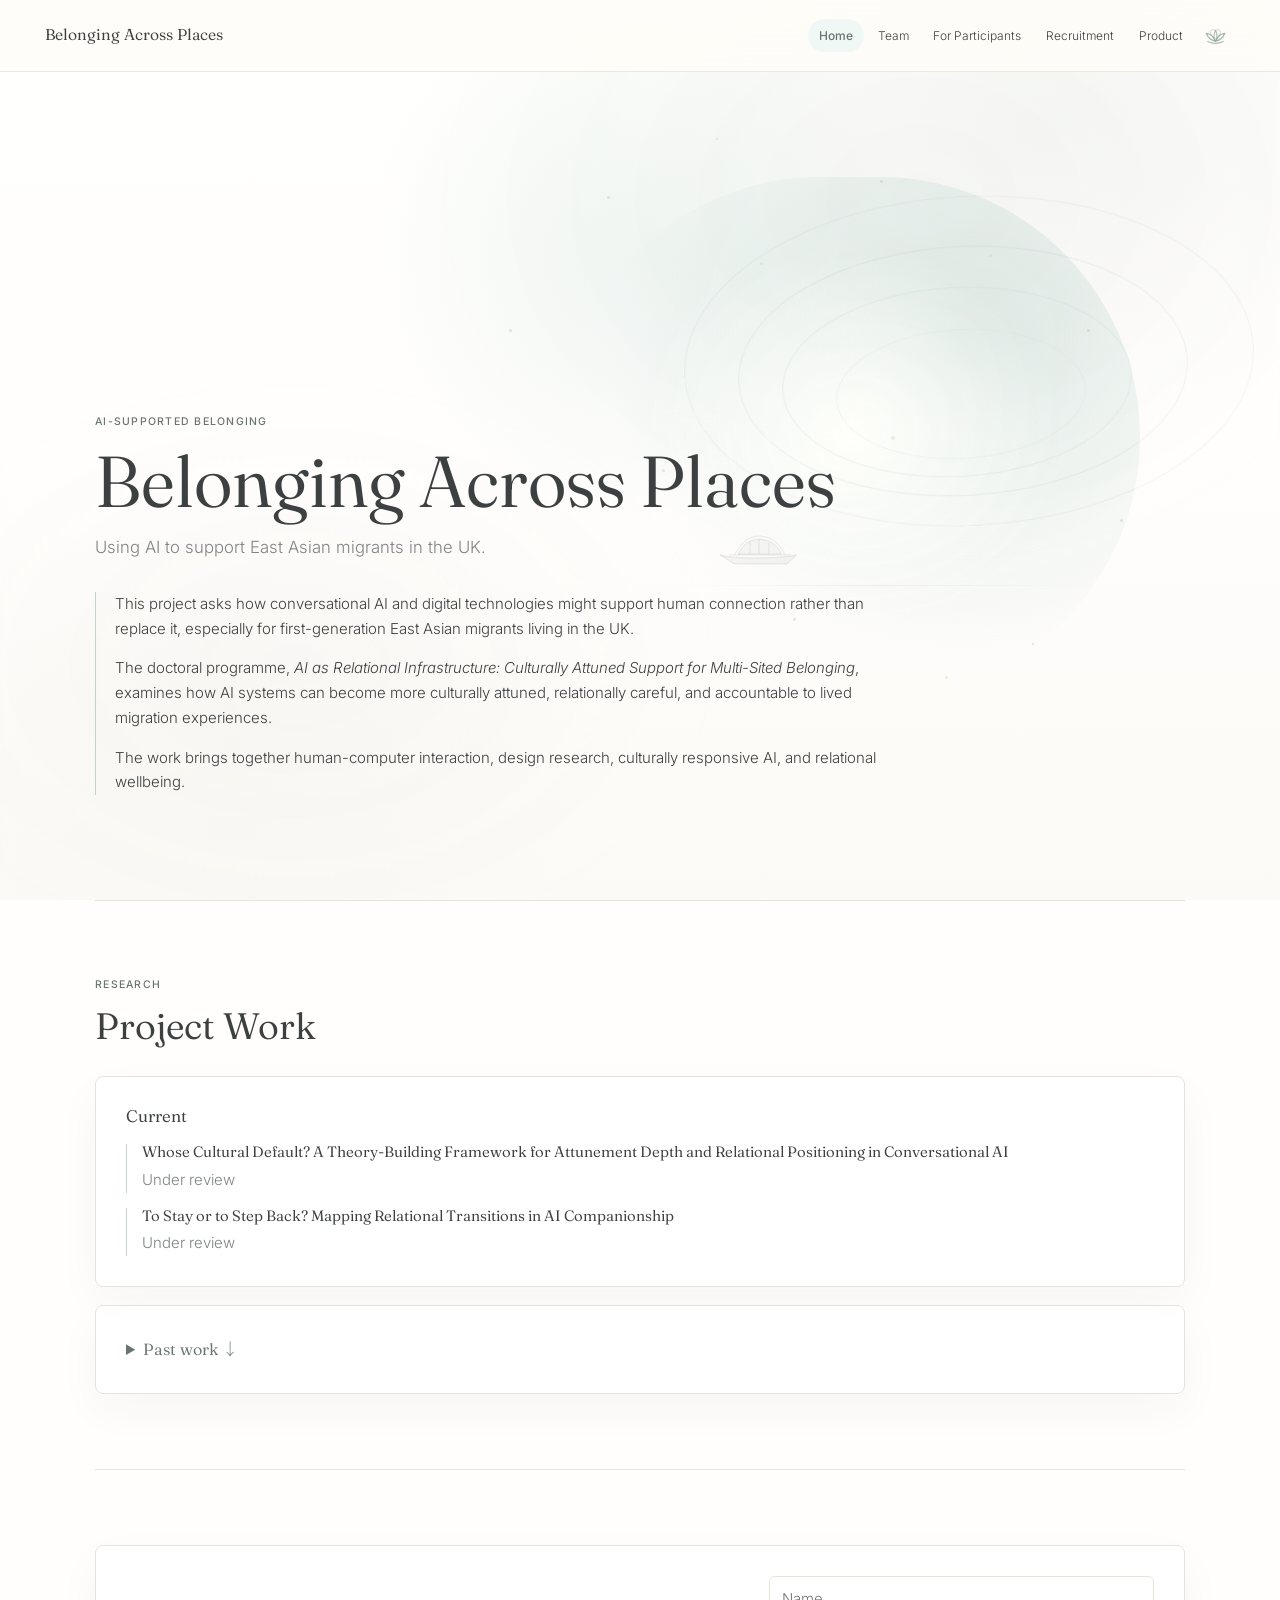
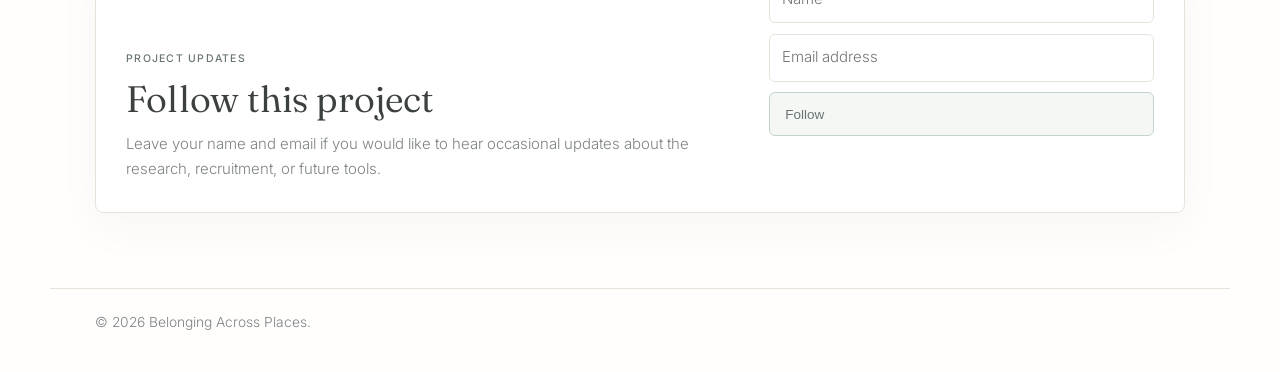
<file: index.html>
<!doctype html>
<html lang="en">
<head>
  <meta charset="utf-8">
  <meta name="viewport" content="width=device-width, initial-scale=1">
  <title>Belonging Across Places</title>
  <meta name="description" content="Project website for Belonging Across Places, a doctoral research project on AI-supported belonging among East Asian migrants in the UK.">
  <meta property="og:title" content="Belonging Across Places">
  <meta property="og:description" content="A research project on conversational AI, migration, human connection, and belonging across places.">
  <meta property="og:type" content="website">
  <!-- REPLACE: Update og:url with your GitHub Pages URL. -->
  <meta property="og:url" content="https://YOUR-GITHUB-USERNAME.github.io/YOUR-REPOSITORY/">
  <!-- REPLACE: Update og:image with an absolute URL to your preferred preview image. -->
  <meta property="og:image" content="https://YOUR-GITHUB-USERNAME.github.io/YOUR-REPOSITORY/og-image.png">
  <link rel="preconnect" href="https://fonts.googleapis.com">
  <link rel="preconnect" href="https://fonts.gstatic.com" crossorigin>
  <link href="https://fonts.googleapis.com/css2?family=Fraunces:opsz,wght@9..144,300..600&family=Inter:wght@200;300;400;500;600&family=Noto+Serif+SC:wght@400;500;600&display=swap" rel="stylesheet">
  <link rel="stylesheet" href="style.css?v=20260724-8">
</head>
<body data-page="home">
  <header class="site-header">
    <a class="site-mark" href="index.html" aria-label="Belonging Across Places home">Belonging Across Places</a>
    <button class="nav-toggle" type="button" aria-expanded="false" aria-controls="site-nav">
      <span class="nav-toggle__bar"></span>
      <span class="sr-only">Menu</span>
    </button>
    <nav class="site-nav" id="site-nav" aria-label="Main navigation">
      <a href="index.html" data-nav="home">Home</a>
      <a href="research-team.html" data-nav="team">Team</a>
      <a href="participant-info.html" data-nav="participants">For Participants</a>
      <a href="recruitment.html" data-nav="recruitment">Recruitment</a>
      <a href="blog.html" data-nav="blog">Blog</a>
      <a href="product.html" data-nav="product">Product</a>
      <a class="nav-care-link" href="wellbeing-resource.html" data-nav="wellbeing" aria-label="Wellbeing resources" title="Wellbeing resources">
        <svg class="nav-care-icon" viewBox="0 0 32 32" focusable="false" aria-hidden="true">
          <path class="care-petal care-petal--center" d="M16 25.4C13.7 21.8 13.8 18 16 13.4C18.2 18 18.3 21.8 16 25.4Z"></path>
          <path class="care-petal care-petal--left" d="M15.8 25.5C11.2 24.5 7.5 21.4 5.7 16.8C10.1 17.2 13.5 20.2 15.8 25.5Z"></path>
          <path class="care-petal care-petal--right" d="M16.2 25.5C20.8 24.5 24.5 21.4 26.3 16.8C21.9 17.2 18.5 20.2 16.2 25.5Z"></path>
          <path class="care-base" d="M7.4 25.9C10.1 27.2 13 27.9 16 27.9C19 27.9 21.9 27.2 24.6 25.9"></path>
          <path class="care-heart" d="M16 14.1C14.4 11.7 10.5 12.3 10.5 15.7C10.5 18.6 13.3 20.9 16 22.7C18.7 20.9 21.5 18.6 21.5 15.7C21.5 12.3 17.6 11.7 16 14.1Z"></path>
        </svg>
        <span class="nav-care-text">Well-being Resource</span>
      </a>
    </nav>
  </header>

  <main>
    <section class="hero">
      <div class="ambient-field" aria-hidden="true">
        <i class="ripple ripple--one"></i>
        <i class="ripple ripple--two"></i>
        <i class="ripple ripple--three"></i>
        <i class="ripple ripple--four"></i>
        <svg class="tiny-boat" viewBox="0 0 128 56" focusable="false" aria-hidden="true">
          <path class="boat-hull" d="M17 34C31 39 88 39 110 34L98 45H34L17 34Z"></path>
          <path class="boat-canopy" d="M39 33C43 22 53 15 64 15C76 15 87 22 91 33H39Z"></path>
          <path class="boat-roof" d="M35 33C42 19 52 11 64 11C77 11 89 19 95 33"></path>
          <path class="boat-ribs" d="M53 32V19M64 32V15M76 32V20"></path>
          <path class="boat-rim" d="M28 34H102"></path>
        </svg>
        <span></span>
        <span></span>
        <span></span>
        <span></span>
        <span></span>
        <span></span>
        <span></span>
        <span></span>
        <span></span>
        <span></span>
        <span></span>
        <span></span>
        <span></span>
        <span></span>
      </div>
      <div class="hero__content">
        <p class="eyebrow">AI-Supported Belonging</p>
        <h1>Belonging Across Places</h1>
        <p class="subtitle">Using AI to support East Asian migrants in the UK.</p>
        <div class="intro">
          <p>This project asks how conversational AI and digital technologies might support human connection rather than replace it, especially for first-generation East Asian migrants living in the UK.</p>
          <p>The doctoral programme, <em>AI as Relational Infrastructure: Culturally Attuned Support for Multi-Sited Belonging</em>, examines how AI systems can become more culturally attuned, relationally careful, and accountable to lived migration experiences.</p>
          <p>The work brings together human-computer interaction, design research, culturally responsive AI, and relational wellbeing.</p>
        </div>
      </div>
    </section>

    <section class="section" aria-labelledby="work-heading">
      <div class="section__heading">
        <p class="eyebrow">Research</p>
        <h2 id="work-heading">Project Work</h2>
      </div>

      <div class="work-group">
        <h3>Current</h3>
        <ul class="work-list">
          <li>
            <article class="work-item">
              <h4>Whose Cultural Default? A Theory-Building Framework for Attunement Depth and Relational Positioning in Conversational AI</h4>
              <p>Under review</p>
            </article>
          </li>
          <li>
            <article class="work-item">
              <h4>To Stay or to Step Back? Mapping Relational Transitions in AI Companionship</h4>
              <p>Under review</p>
            </article>
          </li>
        </ul>
      </div>

      <details class="past-work">
        <summary>Past work ↓</summary>
        <ul class="work-list">
          <li>
            <article class="work-item">
              <h4>AI as Relational Translator</h4>
              <p>Earlier project and proposal work on belonging and mutual legibility in cross-cultural contexts. <a href="https://dl.acm.org/doi/10.1145/3772363.3798628">CHI paper</a></p>
            </article>
          </li>
        </ul>
      </details>
    </section>

    <section class="section follow-section" aria-labelledby="follow-heading">
      <div class="follow-panel">
        <div>
          <p class="eyebrow">Project Updates</p>
          <h2 id="follow-heading">Follow this project</h2>
          <p>Leave your name and email if you would like to hear occasional updates about the research, recruitment, or future tools.</p>
        </div>
        <form class="follow-form" data-follow-form action="https://formspree.io/f/xjgnanqk" method="POST">
          <input type="hidden" name="_subject" value="Project follower - Belonging Across Places">
          <input type="hidden" name="source" value="Homepage follow form">
          <label class="sr-only" for="follow-name">Name</label>
          <input id="follow-name" name="name" type="text" placeholder="Name" autocomplete="name" required>
          <label class="sr-only" for="follow-email">Email address</label>
          <input id="follow-email" name="email" type="email" placeholder="Email address" autocomplete="email" required>
          <button class="button button--primary" type="submit">Follow</button>
          <p class="form-status" data-follow-status role="status" aria-live="polite"></p>
        </form>
      </div>
    </section>
  </main>

  <footer class="site-footer">
    <p>&copy; <span data-year></span> Belonging Across Places.</p>
  </footer>

  <script src="script.js?v=20260724-8"></script>
</body>
</html>
</file>
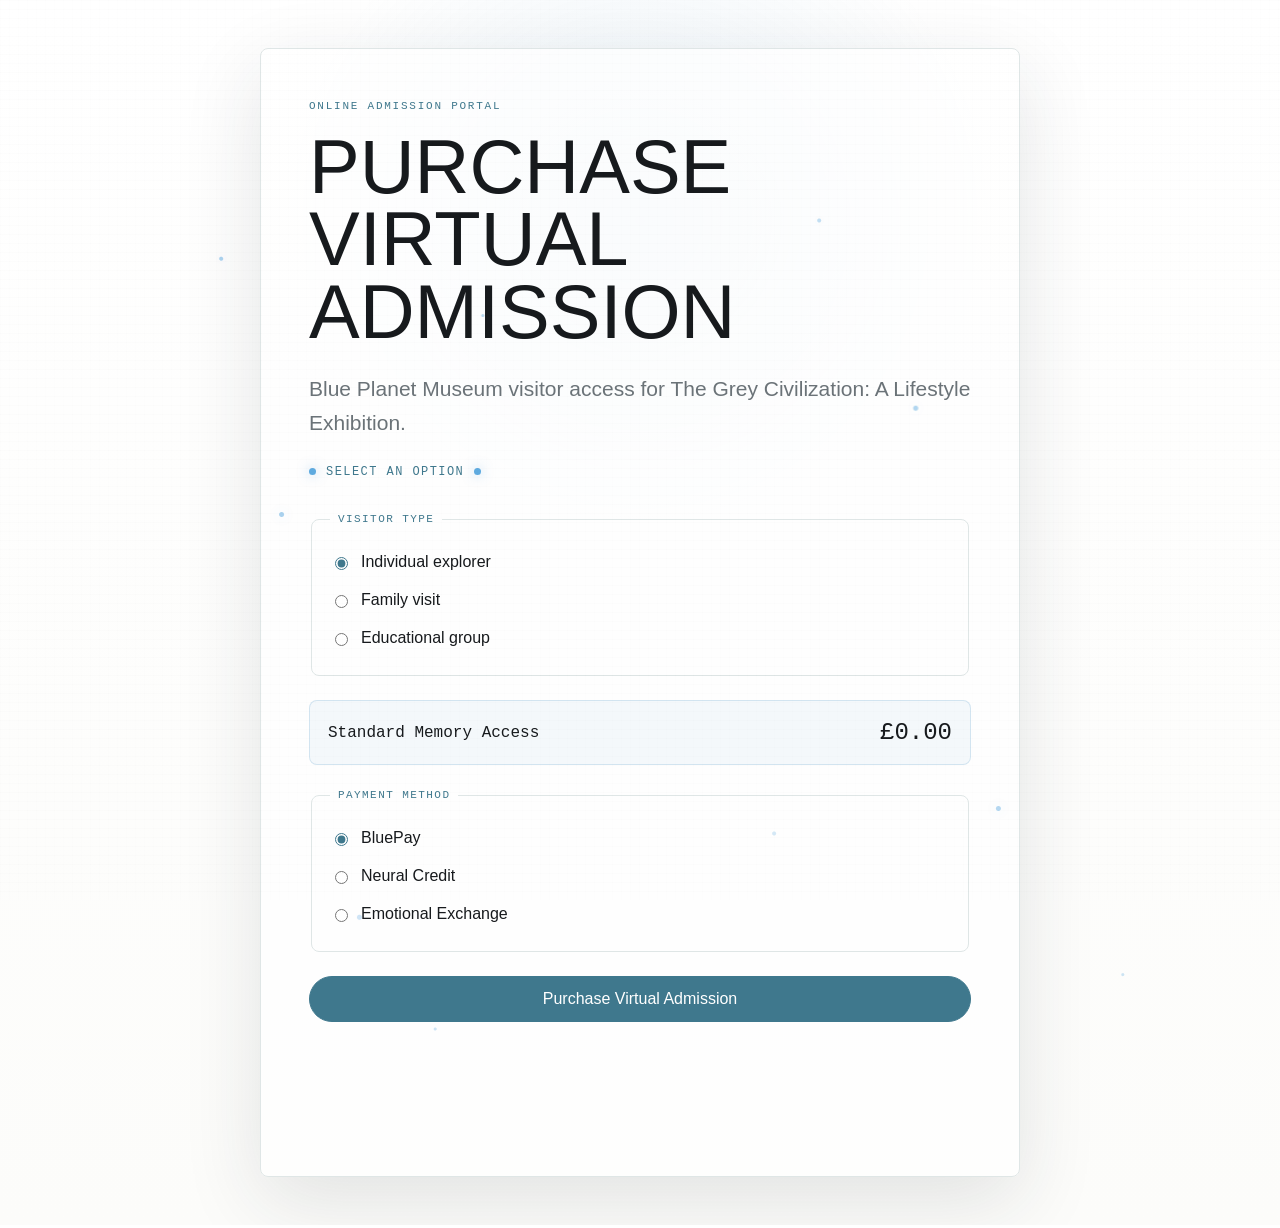
<file: archive/s59/yaoooo-xi-aoooo/index.html>
<!doctype html>
<html lang="en">
<head>
  <meta charset="utf-8">
  <meta name="viewport" content="width=device-width, initial-scale=1">
  <meta name="referrer" content="strict-origin-when-cross-origin">
  <title>THE GREY CIVILIZATION | Blue Planet Museum</title>
  <style>
    :root {
      --white: #fcfcfa;
      --white-blue: #f5fafb;
      --paper: #f4f0e6;
      --ink: #171a1d;
      --muted: #6b7378;
      --faint: #dfe6e6;
      --blue: #5eaadf;
      --blue-deep: #3f788d;
      --silver: #cbd2d1;
      --archive-ink: #4e4a41;
      --warning: #8c5c52;
      --shadow: 0 24px 80px rgba(34, 44, 49, .12);
      --font-blue: "Avenir Next", "SF Pro Display", "Helvetica Neue", Inter, Arial, sans-serif;
      --font-grey: "Cormorant Garamond", "EB Garamond", Georgia, "Times New Roman", serif;
      --font-mono: "IBM Plex Mono", "Space Mono", "JetBrains Mono", ui-monospace, SFMono-Regular, Menlo, monospace;
      --max: 1180px;
    }

    * { box-sizing: border-box; }
    html { scroll-behavior: smooth; }

    body {
      margin: 0;
      background:
        radial-gradient(circle at 50% 16rem, rgba(123, 175, 212, .12), transparent 21rem),
        linear-gradient(180deg, var(--white) 0%, var(--white) 42%, #f7f9f7 100%);
      color: var(--ink);
      font-family: var(--font-blue);
      letter-spacing: 0;
    }

    body::after {
      content: "";
      position: fixed;
      inset: 0;
      pointer-events: none;
      background-image:
        linear-gradient(rgba(23, 26, 29, .018) 1px, transparent 1px),
        linear-gradient(90deg, rgba(23, 26, 29, .012) 1px, transparent 1px);
      background-size: 100% 9px, 9px 100%;
      opacity: .55;
      z-index: 9;
    }

    .constellation {
      position: fixed;
      inset: 0;
      z-index: 0;
      pointer-events: none;
      overflow: hidden;
    }

    .star-node {
      position: absolute;
      left: var(--x);
      top: var(--y);
      width: var(--s);
      height: var(--s);
      border-radius: 50%;
      background: radial-gradient(circle at 35% 35%, #d8f2ff 0 12%, var(--blue) 48%, #2f7fb6 100%);
      opacity: var(--o);
      box-shadow: 0 0 14px rgba(94, 170, 224, .58);
      animation: starPulse var(--t) ease-in-out infinite;
      animation-delay: var(--d);
    }

    .star-node::after {
      content: "";
      position: absolute;
      left: 50%;
      top: 50%;
      width: var(--l, 0);
      height: 1px;
      transform: rotate(var(--r, 0deg));
      transform-origin: left center;
      background: linear-gradient(90deg, rgba(94,170,224,.34), transparent);
    }

    @keyframes starPulse {
      0%, 100% {
        opacity: calc(var(--o) * .7);
        transform: translate3d(0, 0, 0);
      }
      50% {
        opacity: calc(var(--o) * 1.35);
        transform: translate3d(10px, -13px, 0);
      }
    }

    a { color: inherit; }
    button, input, textarea { font: inherit; }
    button { cursor: pointer; }

    .shell {
      width: min(var(--max), calc(100% - 36px));
      margin: 0 auto;
    }

    .topbar {
      position: sticky;
      top: 0;
      z-index: 8;
      border-bottom: 1px solid rgba(223, 230, 230, .75);
      background: rgba(252, 252, 250, .86);
      backdrop-filter: blur(22px);
    }

    .topbar-inner {
      min-height: 64px;
      display: flex;
      align-items: center;
      justify-content: space-between;
      gap: 18px;
    }

    .brand {
      display: inline-flex;
      align-items: center;
      gap: 12px;
      text-decoration: none;
      min-width: 0;
    }

    .brand-planet, .hero-planet {
      border-radius: 50%;
      background:
        radial-gradient(circle at 38% 32%, rgba(255,255,255,.94), transparent 16%),
        radial-gradient(circle at 62% 64%, rgba(63,120,141,.18), transparent 28%),
        linear-gradient(145deg, rgba(159,203,216,.68), rgba(221,239,242,.26));
      box-shadow:
        inset -18px -24px 45px rgba(63,120,141,.08),
        inset 12px 14px 42px rgba(255,255,255,.9),
        0 22px 60px rgba(63,120,141,.12);
    }

    .brand-planet {
      width: 32px;
      height: 32px;
      flex: 0 0 auto;
    }

    .brand-text {
      display: grid;
      gap: 2px;
      min-width: 0;
    }

    .brand-text strong {
      font-size: 13px;
      font-weight: 500;
      letter-spacing: .09em;
      white-space: nowrap;
    }

    .brand-text span {
      color: var(--muted);
      font-size: 12px;
      white-space: nowrap;
    }

    nav {
      display: flex;
      flex-wrap: wrap;
      justify-content: flex-end;
      gap: 4px;
    }

    nav a {
      min-height: 36px;
      display: inline-flex;
      align-items: center;
      padding: 0 12px;
      border-radius: 999px;
      color: var(--muted);
      font-size: 13px;
      text-decoration: none;
    }

    nav a:hover {
      color: var(--ink);
      background: rgba(159,203,216,.15);
    }

    section {
      position: relative;
      padding: 96px 0;
    }

    body:not(.admitted) .topbar,
    body:not(.admitted) .exhibition-main,
    body:not(.admitted) .floating-sponsors,
    body:not(.admitted) footer {
      display: none;
    }

    body.admitted .ticket-gate {
      display: none;
    }

    .ticket-gate {
      min-height: 100svh;
      display: grid;
      place-items: center;
      padding: 48px 0;
      background:
        radial-gradient(circle at 50% 18%, rgba(123,175,212,.14), transparent 22rem),
        linear-gradient(180deg, #fff, var(--white));
      position: relative;
      z-index: 1;
    }

    .ticket-terminal {
      width: min(760px, calc(100% - 36px));
      border: 1px solid var(--faint);
      border-radius: 8px;
      background: rgba(255,255,255,.74);
      box-shadow: var(--shadow);
      padding: clamp(26px, 5vw, 48px);
    }

    .ticket-terminal h1 {
      font-size: clamp(38px, 6vw, 76px);
      line-height: .95;
      max-width: 720px;
    }

    .ticket-form {
      display: grid;
      gap: 24px;
      margin-top: 34px;
    }

    .select-hint {
      display: inline-flex;
      align-items: center;
      gap: 10px;
      margin-top: 24px;
      color: var(--blue-deep);
      font-family: var(--font-mono);
      font-size: 12px;
      letter-spacing: .12em;
      text-transform: uppercase;
    }

    .select-hint::before,
    .select-hint::after {
      content: "";
      width: 7px;
      height: 7px;
      border-radius: 50%;
      background: var(--blue);
      box-shadow: 0 0 12px rgba(94,170,224,.5);
      animation: hintDrift 1.9s ease-in-out infinite;
    }

    .select-hint::after {
      animation-delay: .32s;
    }

    @keyframes hintDrift {
      0%, 100% { transform: translateY(0); opacity: .58; }
      50% { transform: translateY(7px); opacity: 1; }
    }

    .ticket-fieldset {
      border: 1px solid var(--faint);
      border-radius: 8px;
      padding: 18px;
      background: rgba(255,255,255,.55);
    }

    .ticket-fieldset legend {
      padding: 0 8px;
      color: var(--blue-deep);
      font-family: var(--font-mono);
      font-size: 11px;
      letter-spacing: .13em;
      text-transform: uppercase;
    }

    .ticket-option {
      display: flex;
      align-items: center;
      gap: 10px;
      min-height: 38px;
      color: var(--ink);
    }

    .ticket-option input {
      accent-color: var(--blue-deep);
    }

    .ticket-price {
      display: flex;
      justify-content: space-between;
      gap: 18px;
      align-items: center;
      border: 1px solid rgba(123,175,212,.28);
      border-radius: 8px;
      padding: 18px;
      background: rgba(123,175,212,.08);
      font-family: var(--font-mono);
    }

    .ticket-price strong {
      font-size: 24px;
      font-weight: 500;
    }

    .ticket-result {
      min-height: 82px;
      margin: 0;
      color: var(--blue-deep);
      font-family: var(--font-mono);
      font-size: 14px;
      line-height: 1.7;
      letter-spacing: .03em;
      white-space: pre-line;
    }

    .hero {
      min-height: calc(100svh - 64px);
      display: grid;
      place-items: center;
      padding: 64px 0 48px;
      background:
        radial-gradient(circle at center, rgba(159,203,216,.13), transparent 20rem),
        linear-gradient(180deg, #fff 0%, var(--white) 100%);
      text-align: center;
      overflow: hidden;
    }

    .ticket-gate::before,
    .hero::before {
      content: "";
      position: absolute;
      inset: 0;
      pointer-events: none;
      background:
        radial-gradient(circle at 18% 22%, rgba(94, 170, 224, .55) 0 1.5px, transparent 2.5px),
        radial-gradient(circle at 27% 72%, rgba(94, 170, 224, .3) 0 2px, transparent 3px),
        radial-gradient(circle at 41% 28%, rgba(94, 170, 224, .44) 0 1px, transparent 2px),
        radial-gradient(circle at 56% 63%, rgba(94, 170, 224, .28) 0 1.5px, transparent 2.5px),
        radial-gradient(circle at 73% 34%, rgba(94, 170, 224, .5) 0 2px, transparent 3px),
        radial-gradient(circle at 86% 78%, rgba(94, 170, 224, .32) 0 1px, transparent 2px);
      opacity: .95;
      background-size: 96% 96%, 104% 104%, 92% 92%, 108% 108%, 98% 98%, 102% 102%;
      filter: drop-shadow(0 0 7px rgba(94, 170, 224, .35));
      animation: gateStarDrift 6.5s ease-in-out infinite alternate;
    }

    .ticket-gate::after,
    .hero::after {
      content: "";
      position: absolute;
      inset: 0;
      pointer-events: none;
      background:
        radial-gradient(circle at 22% 42%, rgba(94,170,224,.72) 0 2px, transparent 3px),
        radial-gradient(circle at 64% 18%, rgba(94,170,224,.5) 0 1.5px, transparent 2.5px),
        radial-gradient(circle at 78% 66%, rgba(94,170,224,.62) 0 2px, transparent 3px),
        radial-gradient(circle at 34% 84%, rgba(94,170,224,.42) 0 1px, transparent 2px);
      opacity: .72;
      filter: drop-shadow(0 0 8px rgba(94, 170, 224, .42));
      animation: gateStarDriftAlt 8s ease-in-out infinite alternate;
    }

    @keyframes gateStarDrift {
      0% {
        opacity: .62;
        background-position: 0 0, 0 0, 0 0, 0 0, 0 0, 0 0;
        transform: translate3d(0, 0, 0);
      }
      100% {
        opacity: 1;
        background-position: 26px -24px, -22px 21px, 28px 16px, -26px -18px, 18px 24px, -21px 16px;
        transform: translate3d(18px, -20px, 0);
      }
    }

    @keyframes gateStarDriftAlt {
      0% {
        opacity: .46;
        transform: translate3d(0, 0, 0) scale(1);
      }
      100% {
        opacity: .92;
        transform: translate3d(-22px, 17px, 0) scale(1.025);
      }
    }

    .hero h1 {
      position: relative;
      display: inline-block;
    }

    .hero h1::after {
      content: "";
      position: absolute;
      inset: -18px -32px;
      pointer-events: none;
      background:
        radial-gradient(circle at 8% 28%, rgba(94,170,224,.72) 0 2px, transparent 3px),
        radial-gradient(circle at 17% 78%, rgba(94,170,224,.36) 0 1px, transparent 2px),
        radial-gradient(circle at 87% 18%, rgba(94,170,224,.6) 0 1.5px, transparent 2.5px),
        radial-gradient(circle at 96% 65%, rgba(94,170,224,.42) 0 2px, transparent 3px);
      opacity: .7;
    }

    .hero-planet {
      width: clamp(160px, 28vw, 320px);
      aspect-ratio: 1;
      margin: 0 auto 44px;
      opacity: .72;
      position: relative;
      animation: planetFloat 8s ease-in-out infinite;
    }

    .hero-planet::before,
    .hero-planet::after {
      content: "";
      position: absolute;
      inset: -9%;
      border: 1px solid rgba(159,203,216,.32);
      border-radius: 50%;
      transform: rotate(18deg) scaleY(.32);
    }

    .hero-planet::after {
      inset: -15%;
      opacity: .45;
      transform: rotate(-24deg) scaleY(.22);
    }

    @keyframes planetFloat {
      0%, 100% { transform: translateY(0); }
      50% { transform: translateY(-10px); }
    }

    .eyebrow {
      margin: 0 0 16px;
      color: var(--blue-deep);
      font-family: var(--font-mono);
      font-size: 11px;
      letter-spacing: .16em;
      text-transform: uppercase;
    }

    h1, h2, h3 {
      margin: 0;
      font-weight: 500;
      letter-spacing: 0;
    }

    h1 {
      font-size: clamp(52px, 8vw, 112px);
      line-height: .9;
      text-transform: uppercase;
    }

    h2 {
      max-width: 900px;
      font-size: clamp(34px, 5vw, 66px);
      line-height: .98;
    }

    h3 {
      font-size: clamp(24px, 3vw, 34px);
      line-height: 1.08;
    }

    p {
      line-height: 1.65;
    }

    .hero-subtitle {
      margin: 18px 0 0;
      color: var(--muted);
      font-size: clamp(18px, 2vw, 24px);
      letter-spacing: .04em;
    }

    .exhibition-type {
      margin: 8px 0 0;
      color: var(--ink);
      font-size: clamp(22px, 3vw, 34px);
      font-weight: 400;
    }

    .date-line {
      margin-top: 28px;
      color: var(--muted);
      font-family: var(--font-mono);
      font-size: 13px;
      letter-spacing: .08em;
    }

    .tagline {
      max-width: 560px;
      margin: 28px auto 0;
      color: var(--muted);
      font-family: var(--font-grey);
      font-size: clamp(21px, 3vw, 31px);
      line-height: 1.28;
    }

    .btn {
      min-height: 46px;
      display: inline-flex;
      align-items: center;
      justify-content: center;
      gap: 9px;
      border: 1px solid var(--faint);
      border-radius: 999px;
      padding: 0 20px;
      background: rgba(255,255,255,.72);
      color: var(--ink);
      text-decoration: none;
      transition: transform .18s ease, box-shadow .18s ease, background .18s ease;
    }

    .btn:hover {
      transform: translateY(-1px);
      box-shadow: 0 14px 36px rgba(23, 26, 29, .08);
      background: #fff;
    }

    .btn.primary {
      border-color: var(--blue-deep);
      background: var(--blue-deep);
      color: #fff;
    }

    .button-row {
      display: flex;
      justify-content: center;
      flex-wrap: wrap;
      gap: 12px;
      margin-top: 34px;
    }

    .split {
      display: grid;
      grid-template-columns: minmax(0, .86fr) minmax(320px, 1.14fr);
      align-items: start;
      gap: clamp(34px, 7vw, 90px);
    }

    .lede {
      max-width: 720px;
      margin: 24px 0 0;
      color: var(--muted);
      font-size: clamp(17px, 2vw, 21px);
    }

    .museum-card {
      border: 1px solid var(--faint);
      border-radius: 8px;
      background: rgba(255,255,255,.66);
      box-shadow: 0 16px 42px rgba(23, 26, 29, .06);
      padding: clamp(22px, 3vw, 34px);
    }

    .meta-grid {
      display: grid;
      grid-template-columns: repeat(3, minmax(0, 1fr));
      gap: 14px;
      margin-top: 28px;
    }

    .meta {
      min-height: 138px;
    }

    .mono-label {
      display: block;
      color: var(--blue-deep);
      font-family: var(--font-mono);
      font-size: 11px;
      letter-spacing: .13em;
      text-transform: uppercase;
    }

    .meta strong,
    .sponsor strong {
      display: block;
      margin-top: 10px;
      font-weight: 500;
    }

    .meta p,
    .caption,
    .sponsor p {
      margin: 10px 0 0;
      color: var(--muted);
      font-size: 14px;
      line-height: 1.55;
    }

    .artifact-room {
      background:
        radial-gradient(circle at 74% 22%, rgba(159,203,216,.14), transparent 22rem),
        linear-gradient(180deg, #fff, var(--white-blue));
      border-top: 1px solid var(--faint);
      border-bottom: 1px solid var(--faint);
    }

    .artifact-grid {
      display: grid;
      grid-template-columns: minmax(310px, .95fr) minmax(0, 1.05fr);
      gap: clamp(32px, 7vw, 86px);
      align-items: center;
    }

    .vitrine {
      min-height: 560px;
      border: 1px solid rgba(203,210,209,.82);
      border-radius: 8px;
      position: relative;
      display: grid;
      place-items: center;
      overflow: hidden;
      background:
        linear-gradient(90deg, rgba(255,255,255,.24), rgba(255,255,255,.74), rgba(255,255,255,.24)),
        radial-gradient(circle at 50% 34%, rgba(255,255,255,.94), transparent 18rem);
      box-shadow: inset 0 0 60px rgba(203,210,209,.22), var(--shadow);
    }

    .vitrine::before {
      content: "";
      position: absolute;
      inset: 28px;
      border: 1px solid rgba(255,255,255,.8);
      border-radius: 8px;
      pointer-events: none;
    }

    .vitrine::after {
      content: "";
      position: absolute;
      inset: 9%;
      border-radius: 50%;
      opacity: 0;
      pointer-events: none;
      background:
        radial-gradient(circle at 14% 28%, rgba(123,175,212,.55) 0 2px, transparent 3px),
        radial-gradient(circle at 84% 23%, rgba(123,175,212,.38) 0 1px, transparent 2px),
        radial-gradient(circle at 22% 72%, rgba(123,175,212,.42) 0 1.5px, transparent 2.5px),
        radial-gradient(circle at 76% 78%, rgba(123,175,212,.5) 0 2px, transparent 3px),
        radial-gradient(circle at 50% 12%, rgba(123,175,212,.32) 0 1px, transparent 2px),
        linear-gradient(36deg, transparent 43%, rgba(123,175,212,.18) 44%, transparent 45%),
        linear-gradient(142deg, transparent 52%, rgba(123,175,212,.14) 53%, transparent 54%);
      transition: opacity .7s ease;
    }

    .vitrine:hover::after {
      opacity: 1;
    }

    .artifact-photo {
      width: 100%;
      height: 100%;
      object-fit: cover;
      display: block;
      filter: saturate(.86) contrast(.98) brightness(1.02);
      transition: transform .35s ease, filter .35s ease;
    }

    .vitrine:hover .artifact-photo {
      transform: scale(1.035);
      filter: saturate(.96) contrast(1.03) brightness(1.02);
    }

    .zoomable {
      cursor: zoom-in;
    }

    .ring-object {
      width: min(72vw, 390px);
      aspect-ratio: 1.72;
      border-radius: 50%;
      border: 17px solid transparent;
      background: linear-gradient(135deg, rgba(255,255,255,.95), rgba(177,190,194,.64), rgba(255,255,255,.88)) border-box;
      -webkit-mask: linear-gradient(#000 0 0) padding-box, linear-gradient(#000 0 0);
      -webkit-mask-composite: xor;
      mask-composite: exclude;
      filter: drop-shadow(0 34px 58px rgba(23, 26, 29, .16));
      transform: rotateX(60deg) rotateZ(-18deg);
      transition: transform .24s ease;
    }

    .ring-object:hover {
      transform: rotateX(60deg) rotateZ(-18deg) scale(1.04);
    }

    .s59-mask {
      width: min(74%, 340px);
      aspect-ratio: 1 / 1.24;
      border-radius: 45% 45% 50% 50% / 34% 34% 58% 58%;
      position: relative;
      background:
        radial-gradient(ellipse at 35% 31%, rgba(255,255,255,.92), transparent 10%),
        radial-gradient(ellipse at 65% 31%, rgba(255,255,255,.85), transparent 10%),
        linear-gradient(145deg, rgba(255,255,255,.14), rgba(159,203,216,.18), rgba(255,255,255,.34));
      border: 1px solid rgba(255,255,255,.82);
      box-shadow:
        inset 0 0 34px rgba(255,255,255,.72),
        inset 0 -18px 42px rgba(63,120,141,.08),
        0 38px 80px rgba(23, 26, 29, .13);
      opacity: .7;
      transition: transform .24s ease, opacity .24s ease;
    }

    .s59-mask:hover {
      transform: translateY(-8px) scale(1.03);
      opacity: .86;
    }

    .s59-mask::before,
    .s59-mask::after {
      content: "";
      position: absolute;
      top: 32%;
      width: 22%;
      height: 8%;
      border: 1px solid rgba(63,120,141,.22);
      border-top: 0;
      border-radius: 0 0 999px 999px;
    }

    .s59-mask::before { left: 23%; transform: rotate(5deg); }
    .s59-mask::after { right: 23%; transform: rotate(-5deg); }

    .mask-glint {
      position: absolute;
      left: 51%;
      top: 18%;
      height: 48%;
      border-left: 1px solid rgba(255,255,255,.92);
      transform: rotate(17deg);
    }

    .readout {
      display: grid;
      gap: 10px;
      margin-top: 26px;
      padding: 20px;
      border: 1px solid var(--faint);
      border-radius: 8px;
      background: rgba(255,255,255,.58);
      font-family: var(--font-mono);
      font-size: 13px;
    }

    .readout div {
      display: flex;
      justify-content: space-between;
      gap: 18px;
      border-bottom: 1px solid rgba(223,230,230,.72);
      padding-bottom: 10px;
    }

    .readout div:last-child {
      border-bottom: 0;
      padding-bottom: 0;
    }

    .readout strong {
      color: var(--ink);
      font-weight: 500;
      text-align: right;
    }

    .archive-section {
      background:
        linear-gradient(180deg, var(--white) 0%, #f7f5ef 100%);
      overflow: hidden;
    }

    .archive-header {
      display: flex;
      justify-content: space-between;
      align-items: end;
      gap: 24px;
      margin-bottom: 30px;
    }

    .connection-map {
      display: grid;
      grid-template-columns: repeat(7, minmax(100px, 1fr));
      gap: 0;
      align-items: start;
      margin: 28px 0 8px;
      overflow-x: auto;
      padding-bottom: 10px;
    }

    .connection-step {
      position: relative;
      min-width: 82px;
      padding-top: 18px;
      color: var(--muted);
      font-family: var(--font-mono);
      font-size: 10px;
      letter-spacing: .05em;
      text-transform: uppercase;
      text-align: center;
    }

    .connection-step::before {
      content: "";
      position: absolute;
      top: 1px;
      left: 50%;
      width: 7px;
      height: 7px;
      transform: translateX(-50%);
      border-radius: 50%;
      background: var(--blue);
      opacity: .76;
      box-shadow: 0 0 0 5px rgba(123,175,212,.08);
    }

    .connection-step::after {
      content: "";
      position: absolute;
      top: 4px;
      left: calc(50% + 9px);
      width: calc(100% - 18px);
      height: 1px;
      background: linear-gradient(90deg, rgba(123,175,212,.32), rgba(123,175,212,.05));
    }

    .connection-step:last-child::after {
      display: none;
    }

    .archive-controls {
      display: flex;
      gap: 10px;
      flex: 0 0 auto;
    }

    .icon-btn {
      width: 46px;
      height: 46px;
      border: 1px solid var(--faint);
      border-radius: 50%;
      background: rgba(255,255,255,.72);
      color: var(--ink);
      font-size: 22px;
    }

    .archive-track {
      display: grid;
      grid-auto-flow: column;
      grid-auto-columns: minmax(320px, 66%);
      gap: 22px;
      overflow-x: auto;
      scroll-snap-type: x mandatory;
      padding: 12px 0 26px;
      scrollbar-width: thin;
    }

    .archive-slide {
      scroll-snap-align: start;
      border: 1px solid #d9d1c0;
      border-radius: 8px;
      overflow: hidden;
      background: var(--paper);
      box-shadow: var(--shadow);
    }

    .archive-image {
      min-height: 470px;
      position: relative;
      overflow: hidden;
      background: var(--paper);
      isolation: isolate;
    }

    .archive-image img {
      position: absolute;
      inset: 0;
      width: 100%;
      height: 100%;
      object-fit: cover;
      filter: contrast(.96) brightness(1.04);
      opacity: .94;
      transform: scale(1.02);
      transition: transform .38s ease, filter .38s ease;
    }

    .archive-slide:hover img {
      transform: scale(1.055);
      filter: contrast(1) brightness(1.02);
    }

    .archive-image::after {
      content: "";
      position: absolute;
      inset: 0;
      background:
        linear-gradient(180deg, rgba(244,240,230,.18), rgba(244,240,230,.86)),
        repeating-linear-gradient(0deg, transparent 0 8px, rgba(78,74,65,.04) 9px);
      z-index: 1;
      pointer-events: none;
    }

    .archive-note {
      position: absolute;
      z-index: 2;
      right: 18px;
      top: 18px;
      width: min(310px, calc(100% - 36px));
      border: 1px solid rgba(78,74,65,.22);
      border-radius: 8px;
      background: rgba(250,247,238,.76);
      backdrop-filter: blur(5px);
      padding: 16px;
      color: var(--archive-ink);
      font-family: var(--font-mono);
      font-size: 12px;
      line-height: 1.55;
    }

    .archive-copy {
      padding: 24px;
      color: var(--archive-ink);
    }

    .archive-copy h3 {
      font-family: var(--font-grey);
      font-size: clamp(30px, 4vw, 48px);
    }

    .no-break {
      white-space: nowrap;
    }

    .archive-copy p {
      max-width: 760px;
      margin: 14px 0 0;
      font-family: var(--font-grey);
      font-size: 21px;
      line-height: 1.42;
    }

    .archive-copy .plain-note {
      font-family: var(--font-blue);
      color: var(--muted);
      font-size: 15px;
      line-height: 1.55;
    }

    .interstellar-map {
      margin-top: 28px;
      border: 1px solid var(--faint);
      border-radius: 8px;
      background: rgba(255,255,255,.55);
      padding: 20px;
    }

    .map-line {
      position: relative;
      height: 92px;
      margin: 14px 0;
      background:
        radial-gradient(circle at 12% 45%, var(--blue) 0 4px, transparent 5px),
        radial-gradient(circle at 36% 32%, rgba(123,175,212,.55) 0 2px, transparent 3px),
        radial-gradient(circle at 58% 64%, rgba(123,175,212,.4) 0 2px, transparent 3px),
        radial-gradient(circle at 83% 44%, #8f9698 0 4px, transparent 5px),
        linear-gradient(14deg, transparent 21%, rgba(123,175,212,.18) 22%, transparent 23%),
        linear-gradient(-10deg, transparent 48%, rgba(123,175,212,.16) 49%, transparent 50%);
    }

    .map-caption {
      display: flex;
      justify-content: space-between;
      gap: 12px;
      color: var(--muted);
      font-family: var(--font-mono);
      font-size: 11px;
      letter-spacing: .08em;
      text-transform: uppercase;
    }

    .artifact-section {
      border-top: 1px solid var(--faint);
      background:
        radial-gradient(circle at 35% 18%, rgba(159,203,216,.14), transparent 24rem),
        linear-gradient(180deg, var(--white-blue), var(--white));
    }

    .s59-sequence {
      margin-top: 64px;
    }

    .s59-sequence .connection-map {
      grid-template-columns: repeat(6, minmax(110px, 1fr));
    }

    .s59-track {
      display: grid;
      grid-auto-flow: column;
      grid-auto-columns: minmax(320px, 64%);
      gap: 22px;
      margin-top: 28px;
      overflow-x: auto;
      scroll-snap-type: x mandatory;
      padding: 12px 0 26px;
      scrollbar-width: thin;
    }

    .s59-card {
      scroll-snap-align: start;
      border: 1px solid #d9d1c0;
      border-radius: 8px;
      overflow: hidden;
      background: var(--paper);
      box-shadow: 0 16px 50px rgba(23,26,29,.08);
    }

    .s59-card .archive-image {
      min-height: 330px;
    }

    .s59-card .archive-copy {
      padding: 22px;
    }

    .s59-card .archive-copy h3 {
      font-size: clamp(25px, 3vw, 38px);
      line-height: 1.08;
      overflow-wrap: anywhere;
    }

    .warning { color: var(--warning); }

    .floating-sponsors {
      position: fixed;
      inset: 0;
      z-index: 6;
      pointer-events: none;
    }

    .sponsor {
      position: absolute;
      width: min(230px, calc(100vw - 32px));
      border: 1px solid rgba(203,210,209,.72);
      border-radius: 8px;
      background: rgba(252,252,250,.6);
      backdrop-filter: blur(18px);
      box-shadow: 0 14px 42px rgba(23,26,29,.08);
      padding: 12px 36px 12px 14px;
      pointer-events: auto;
      animation: adFloat 9s ease-in-out infinite alternate;
    }

    .sponsor.popping {
      animation: adPop .34s ease forwards;
    }

    .sponsor:nth-child(1) {
      left: 18px;
      bottom: 22px;
    }

    .sponsor:nth-child(2) {
      right: 22px;
      bottom: 28px;
      animation-delay: -2s;
    }

    .sponsor:nth-child(3) {
      right: 9%;
      top: 118px;
      animation-delay: -4s;
    }

    .sponsor:nth-child(4) {
      left: 7%;
      top: 48%;
      animation-delay: -6s;
    }

    .sponsor strong {
      font-size: 13px;
    }

    .sponsor p {
      font-size: 12px;
      line-height: 1.35;
      margin-top: 5px;
    }

    .ad-close {
      position: absolute;
      right: 7px;
      top: 7px;
      width: 22px;
      height: 22px;
      border: 1px solid rgba(203,210,209,.8);
      border-radius: 50%;
      background: rgba(255,255,255,.72);
      color: var(--muted);
      line-height: 1;
    }

    @keyframes adFloat {
      from { transform: translate3d(0, 0, 0); }
      to { transform: translate3d(8px, -10px, 0); }
    }

    @keyframes adPop {
      0% {
        opacity: 1;
        transform: scale(1);
        filter: blur(0);
      }
      55% {
        opacity: .82;
        transform: scale(1.08);
        filter: blur(.2px);
      }
      100% {
        opacity: 0;
        transform: scale(.72);
        filter: blur(5px);
      }
    }

    .reflection-section {
      background:
        radial-gradient(circle at 72% 20%, rgba(159,203,216,.14), transparent 23rem),
        linear-gradient(180deg, #fff, #f8faf9);
    }

    .reflection-grid {
      display: grid;
      grid-template-columns: minmax(0, 1fr) minmax(320px, .95fr);
      gap: clamp(30px, 6vw, 70px);
      align-items: stretch;
      margin-top: 36px;
    }

    .reflection-archive-panel {
      display: none;
      margin-top: 36px;
    }

    .reflection-archive-panel.open {
      display: block;
    }

    .blue-star-scene {
      min-height: 500px;
      border: 1px solid var(--faint);
      border-radius: 8px;
      position: relative;
      overflow: hidden;
      background:
        radial-gradient(circle at 48% 28%, rgba(255,255,255,.95), transparent 8rem),
        linear-gradient(135deg, rgba(159,203,216,.14), rgba(255,255,255,.82));
      box-shadow: var(--shadow);
    }

    .reflection-photo {
      min-height: 500px;
      border: 1px solid var(--faint);
      border-radius: 8px;
      overflow: hidden;
      background: var(--white);
      box-shadow: var(--shadow);
    }

    .reflection-photo img {
      display: block;
      width: 100%;
      height: 100%;
      min-height: 500px;
      object-fit: cover;
    }

    .figure {
      position: absolute;
      bottom: 0;
      width: 33%;
      height: 78%;
      border-radius: 48% 48% 0 0;
      background:
        radial-gradient(ellipse at 50% 18%, rgba(255,255,255,.72), transparent 26%),
        linear-gradient(180deg, rgba(176,211,220,.45), rgba(118,158,176,.18));
      border: 1px solid rgba(63,120,141,.18);
    }

    .figure.child { left: 20%; width: 21%; height: 47%; }
    .figure.mother { right: 18%; }

    .figure::before {
      content: "";
      position: absolute;
      top: 15%;
      left: 31%;
      width: 38%;
      aspect-ratio: 1.9;
      border-radius: 50%;
      background:
        radial-gradient(circle at 30% 50%, rgba(63,120,141,.82) 0 9%, transparent 10%),
        radial-gradient(circle at 70% 50%, rgba(115,147,154,.78) 0 9%, transparent 10%);
      animation: eyeShift 5s ease-in-out infinite alternate;
    }

    @keyframes eyeShift {
      from { filter: hue-rotate(0deg); opacity: .74; }
      to { filter: hue-rotate(70deg); opacity: .96; }
    }

    .glass-case {
      position: absolute;
      left: 50%;
      bottom: 7%;
      transform: translateX(-50%);
      width: 52%;
      height: 46%;
      border: 1px solid rgba(255,255,255,.9);
      border-radius: 8px;
      background: linear-gradient(90deg, rgba(255,255,255,.14), rgba(255,255,255,.52), rgba(255,255,255,.12));
      box-shadow: inset 0 0 30px rgba(255,255,255,.55);
    }

    .glass-case .s59-mask {
      position: absolute;
      left: 50%;
      top: 16%;
      width: 33%;
      transform: translateX(-50%);
      pointer-events: none;
    }

    .book {
      min-height: 500px;
      border: 1px solid #d9d1c0;
      border-radius: 8px;
      background:
        linear-gradient(90deg, rgba(78,74,65,.06), transparent 9%, transparent 91%, rgba(78,74,65,.06)),
        var(--paper);
      box-shadow: var(--shadow);
      color: var(--archive-ink);
      display: grid;
      grid-template-rows: 1fr auto;
      perspective: 1000px;
    }

    .book-page {
      display: none;
      padding: clamp(26px, 5vw, 46px);
      transform-origin: left center;
    }

    .book-page.active {
      display: block;
      animation: pageTurn .32s ease;
    }

    @keyframes pageTurn {
      from { opacity: .5; transform: rotateY(-7deg); }
      to { opacity: 1; transform: rotateY(0); }
    }

    .book-page h3 {
      font-family: var(--font-grey);
      font-size: clamp(31px, 4vw, 50px);
    }

    .book-page .visitor {
      color: var(--archive-ink);
      font-family: var(--font-mono);
      font-size: 12px;
      letter-spacing: .1em;
      text-transform: uppercase;
    }

    .book-page p {
      margin: 20px 0 0;
      font-family: var(--font-grey);
      font-size: clamp(21px, 3vw, 31px);
      line-height: 1.32;
      white-space: pre-line;
    }

    .book-controls {
      display: flex;
      justify-content: space-between;
      align-items: center;
      gap: 12px;
      border-top: 1px solid rgba(78,74,65,.14);
      padding: 16px;
    }

    .page-count {
      color: var(--archive-ink);
      font-family: var(--font-mono);
      font-size: 12px;
    }

    .reflection-form {
      display: grid;
      gap: 12px;
      margin-top: 22px;
    }

    .reflection-form textarea {
      width: 100%;
      min-height: 132px;
      border: 1px solid #d9d1c0;
      border-radius: 8px;
      background: rgba(255,255,255,.5);
      padding: 14px;
      resize: vertical;
      color: var(--archive-ink);
    }

    .anonymous-list {
      display: grid;
      gap: 10px;
      margin-top: 18px;
    }

    .anonymous-list blockquote {
      margin: 0;
      border-left: 2px solid rgba(63,120,141,.34);
      padding-left: 12px;
      color: var(--archive-ink);
      font-family: var(--font-grey);
      font-size: 18px;
      line-height: 1.35;
    }

    .final-choice {
      margin-top: 36px;
      padding: clamp(22px, 4vw, 34px);
      border: 1px solid var(--faint);
      border-radius: 8px;
      background: rgba(255,255,255,.66);
    }

    .choice-grid {
      display: grid;
      grid-template-columns: repeat(3, minmax(0, 1fr));
      gap: 12px;
      margin-top: 18px;
    }

    .choice-grid button {
      min-height: 64px;
      border: 1px solid var(--faint);
      border-radius: 8px;
      background: rgba(255,255,255,.74);
      color: var(--ink);
      font-family: var(--font-mono);
      letter-spacing: .08em;
    }

    .choice-grid button:hover,
    .choice-grid button.selected {
      border-color: rgba(63,120,141,.4);
      background: rgba(159,203,216,.15);
    }

    .prediction-result {
      min-height: 30px;
      margin-top: 18px;
      color: var(--blue-deep);
      font-family: var(--font-mono);
      font-size: 14px;
      letter-spacing: .08em;
      text-transform: uppercase;
    }

    footer {
      border-top: 1px solid var(--faint);
      padding: 34px 0;
      color: var(--muted);
      font-size: 13px;
    }

    .footer-inner {
      display: flex;
      justify-content: space-between;
      gap: 18px;
      flex-wrap: wrap;
    }

    .footer-inner a {
      color: var(--blue-deep);
      text-decoration: none;
      border-bottom: 1px solid rgba(63,120,141,.24);
    }

    .mew-ear-trigger {
      position: relative;
      width: 42px;
      height: 24px;
      margin-left: 10px;
      border: 1px solid rgba(78,74,65,.18);
      border-radius: 4px;
      background: rgba(104,66,64,.08);
      vertical-align: middle;
      opacity: .58;
      transition: opacity .2s ease, transform .2s ease, border-color .2s ease;
    }

    .mew-ear-trigger:hover {
      opacity: .92;
      transform: translateY(-2px);
      border-color: rgba(104,66,64,.26);
    }

    .mew-ear-trigger::after {
      content: "Meow transfer note";
      position: absolute;
      right: 0;
      bottom: 32px;
      width: max-content;
      max-width: 190px;
      padding: 7px 9px;
      border: 1px solid var(--faint);
      border-radius: 8px;
      background: rgba(252,252,250,.82);
      box-shadow: 0 10px 30px rgba(23,26,29,.08);
      color: var(--muted);
      font-family: var(--font-mono);
      font-size: 10px;
      letter-spacing: .08em;
      text-transform: uppercase;
      opacity: 0;
      pointer-events: none;
      transform: translateY(4px);
      transition: opacity .2s ease, transform .2s ease;
    }

    .mew-ear-trigger:hover::after {
      opacity: 1;
      transform: translateY(0);
    }

    .mew-ear-mark {
      position: absolute;
      left: 7px;
      top: 6px;
      width: 14px;
      height: 10px;
      border: 1.5px solid rgba(104,66,64,.58);
      border-radius: 4px 4px 6px 6px;
    }

    .mew-ear-mark::before,
    .mew-ear-mark::after {
      content: "";
      position: absolute;
      top: -6px;
      width: 7px;
      height: 7px;
      border: 1.5px solid rgba(104,66,64,.58);
      border-bottom: 0;
      background: rgba(252,252,250,.58);
    }

    .mew-ear-mark::before {
      left: -2px;
      transform: rotate(-14deg) skewY(24deg);
      border-radius: 5px 5px 1px 1px;
    }

    .mew-ear-mark::after {
      right: -2px;
      transform: rotate(14deg) skewY(-24deg);
      border-radius: 5px 5px 1px 1px;
    }

    .mew-ear-trigger::before {
      content: "Meow";
      position: absolute;
      right: 6px;
      top: 6px;
      color: rgba(104,66,64,.66);
      font-family: var(--font-mono);
      font-size: 8px;
      font-weight: 700;
      letter-spacing: .02em;
    }

    .lightbox,
    .easter-egg,
    .mew-portal {
      position: fixed;
      inset: 0;
      z-index: 20;
      display: none;
      align-items: center;
      justify-content: center;
      padding: 22px;
      background: rgba(252,252,250,.82);
      backdrop-filter: blur(18px);
    }

    .lightbox.open,
    .easter-egg.open,
    .mew-portal.open {
      display: flex;
    }

    .modal-card {
      width: min(980px, 100%);
      max-height: min(86svh, 760px);
      overflow: auto;
      border: 1px solid var(--faint);
      border-radius: 8px;
      background: #fff;
      box-shadow: var(--shadow);
      padding: clamp(18px, 3vw, 30px);
      position: relative;
    }

    .modal-nav {
      position: absolute;
      top: 50%;
      width: 42px;
      height: 42px;
      transform: translateY(-50%);
      border: 1px solid var(--faint);
      border-radius: 50%;
      background: rgba(255,255,255,.86);
      color: var(--ink);
      z-index: 3;
      font-size: 24px;
    }

    .modal-nav.prev {
      left: 12px;
    }

    .modal-nav.next {
      right: 12px;
    }

    .modal-close {
      position: sticky;
      top: 0;
      float: right;
      width: 42px;
      height: 42px;
      border: 1px solid var(--faint);
      border-radius: 50%;
      background: rgba(255,255,255,.86);
      z-index: 2;
    }

    .modal-image {
      width: 100%;
      max-height: 68svh;
      object-fit: contain;
      display: block;
      filter: grayscale(1);
    }

    .modal-artifact {
      min-height: 520px;
      display: grid;
      place-items: center;
      background:
        radial-gradient(circle at 50% 42%, rgba(159,203,216,.14), transparent 18rem),
        var(--white);
    }

    .egg-panel {
      font-family: var(--font-mono);
      color: var(--ink);
    }

    .egg-panel h2 {
      font-family: var(--font-mono);
      font-size: clamp(26px, 4vw, 42px);
      line-height: 1.15;
    }

    .egg-route {
      margin-top: 22px;
      padding: 18px;
      border: 1px solid var(--faint);
      border-radius: 8px;
      background: rgba(159,203,216,.08);
      overflow-wrap: anywhere;
    }

    .mew-panel {
      background:
        radial-gradient(circle at 88% 18%, rgba(94,170,224,.12), transparent 15rem),
        #fff;
    }

    .mew-panel h2 {
      max-width: 680px;
    }

    .mew-note-grid {
      display: grid;
      grid-template-columns: minmax(0, 1fr) minmax(190px, .46fr);
      gap: 22px;
      margin-top: 26px;
      align-items: stretch;
    }

    .youtube-embed {
      grid-column: 1 / -1;
      position: relative;
      aspect-ratio: 16 / 9;
      border: 1px solid var(--faint);
      border-radius: 8px;
      overflow: hidden;
      background: #111;
    }

    .youtube-embed iframe {
      display: block;
      width: 100%;
      height: 100%;
      border: 0;
    }

    .video-fallback {
      display: inline-flex;
      margin-top: 12px;
      color: var(--blue-deep);
      font-family: var(--font-mono);
      font-size: 11px;
      letter-spacing: .12em;
      text-decoration: none;
      text-transform: uppercase;
      border-bottom: 1px solid rgba(63,120,141,.28);
    }

    .mew-transfer-copy {
      border: 1px solid var(--faint);
      border-radius: 8px;
      padding: 22px;
      background: rgba(252,252,250,.72);
    }

    .mew-officer-card {
      border: 1px solid var(--faint);
      border-radius: 8px;
      background:
        radial-gradient(circle at 70% 18%, rgba(94,170,224,.1), transparent 8rem),
        rgba(252,252,250,.58);
      padding: 18px;
      display: grid;
      align-content: end;
      justify-items: center;
      min-height: 310px;
    }

    .mew-officer-card img {
      width: min(150px, 70%);
      height: auto;
      display: block;
      filter: saturate(.9) contrast(.98);
    }

    .mew-officer-card p {
      margin: 14px 0 0;
      color: var(--muted);
      font-family: var(--font-mono);
      font-size: 11px;
      letter-spacing: .1em;
      line-height: 1.55;
      text-align: center;
      text-transform: uppercase;
    }

    .mew-transfer-copy p {
      margin-top: 14px;
      color: var(--muted);
      line-height: 1.72;
    }

    .mew-transfer-copy blockquote {
      margin: 18px 0 0;
      border-left: 2px solid rgba(94,170,224,.36);
      padding-left: 14px;
      color: var(--archive-ink);
      font-family: var(--font-grey);
      font-size: 24px;
      line-height: 1.28;
    }

    .fade-in {
      opacity: 0;
      transform: translateY(18px);
      transition: opacity .7s ease, transform .7s ease;
    }

    .fade-in.visible {
      opacity: 1;
      transform: translateY(0);
    }

    @media (prefers-reduced-motion: reduce) {
      *, *::before, *::after {
        animation: none !important;
        transition: none !important;
        scroll-behavior: auto !important;
      }
    }

    @media (max-width: 940px) {
      .split,
      .artifact-grid,
      .reflection-grid {
        grid-template-columns: 1fr;
      }

      .archive-header {
        align-items: start;
        flex-direction: column;
      }

      .archive-track {
        grid-auto-columns: minmax(300px, 88%);
      }

      .meta-grid {
        grid-template-columns: 1fr;
      }

      .floating-sponsors {
        grid-template-columns: repeat(2, minmax(0, 1fr));
      }
    }

    @media (max-width: 720px) {
      .floating-sponsors {
        display: none;
      }

      .topbar-inner {
        min-height: auto;
        padding: 12px 0;
        align-items: start;
        flex-direction: column;
      }

      nav {
        justify-content: flex-start;
      }

      nav a {
        padding: 0 8px;
      }

      section {
        padding: 70px 0;
      }

      .hero {
        min-height: auto;
      }

      .vitrine,
      .blue-star-scene,
      .book {
        min-height: 420px;
      }

      .archive-image {
        min-height: 390px;
      }

      .choice-grid {
        grid-template-columns: 1fr;
      }

      .s59-track {
        grid-auto-columns: minmax(300px, 88%);
      }
    }

    .modal-layout {
      display: grid;
      grid-template-columns: minmax(0, 1.15fr) minmax(260px, .85fr);
      gap: 24px;
      align-items: start;
    }

    .modal-text {
      border-left: 1px solid var(--faint);
      padding-left: 22px;
    }

    .modal-text h3 {
      font-family: var(--font-grey);
      font-size: clamp(28px, 4vw, 46px);
    }

    .modal-text p {
      color: var(--muted);
    }

    @media (max-width: 820px) {
      .modal-layout {
        grid-template-columns: 1fr;
      }

      .modal-text {
        border-left: 0;
        padding-left: 0;
      }
    }
  </style>
</head>
<body>
  <script>
    (function () {
      const directArchiveHashes = ['#yaoooo-s59-xi-archive-aoooo', '#meow-transfer-note'];
      if (directArchiveHashes.includes(window.location.hash)) {
        document.body.classList.add('admitted');
      }
    }());
  </script>
  <div class="constellation" aria-hidden="true">
    <span class="star-node" style="--x:7%;--y:13%;--s:2px;--o:.34;--t:9s;--d:-1s;--l:74px;--r:24deg"></span>
    <span class="star-node" style="--x:17%;--y:31%;--s:3px;--o:.2;--t:12s;--d:-5s"></span>
    <span class="star-node" style="--x:28%;--y:9%;--s:1px;--o:.28;--t:11s;--d:-3s;--l:95px;--r:148deg"></span>
    <span class="star-node" style="--x:43%;--y:21%;--s:4px;--o:.18;--t:14s;--d:-6s"></span>
    <span class="star-node" style="--x:62%;--y:12%;--s:2px;--o:.32;--t:10s;--d:-2s;--l:110px;--r:28deg"></span>
    <span class="star-node" style="--x:79%;--y:25%;--s:3px;--o:.22;--t:13s;--d:-8s"></span>
    <span class="star-node" style="--x:91%;--y:8%;--s:1px;--o:.3;--t:15s;--d:-4s"></span>
    <span class="star-node" style="--x:12%;--y:58%;--s:2px;--o:.24;--t:12s;--d:-7s;--l:88px;--r:-18deg"></span>
    <span class="star-node" style="--x:35%;--y:69%;--s:3px;--o:.18;--t:10s;--d:-3s"></span>
    <span class="star-node" style="--x:52%;--y:53%;--s:1px;--o:.34;--t:16s;--d:-9s;--l:120px;--r:153deg"></span>
    <span class="star-node" style="--x:74%;--y:62%;--s:2px;--o:.25;--t:12s;--d:-1s"></span>
    <span class="star-node" style="--x:88%;--y:78%;--s:4px;--o:.16;--t:18s;--d:-11s"></span>
    <span class="star-node" style="--x:21%;--y:86%;--s:1px;--o:.29;--t:13s;--d:-2s;--l:70px;--r:9deg"></span>
    <span class="star-node" style="--x:47%;--y:91%;--s:2px;--o:.2;--t:14s;--d:-6s"></span>
    <span class="star-node" style="--x:68%;--y:84%;--s:3px;--o:.19;--t:11s;--d:-4s;--l:92px;--r:-36deg"></span>
  </div>
  <section class="ticket-gate" id="admission">
    <div class="ticket-terminal">
      <p class="eyebrow">Online Admission Portal</p>
      <h1>Purchase Virtual Admission</h1>
      <p class="lede">Blue Planet Museum visitor access for The Grey Civilization: A Lifestyle Exhibition.</p>
      <div class="select-hint" aria-hidden="true">Select an option</div>
      <form class="ticket-form" id="ticketForm">
        <fieldset class="ticket-fieldset">
          <legend>Visitor Type</legend>
          <label class="ticket-option"><input type="radio" name="visitorType" checked> Individual explorer</label>
          <label class="ticket-option"><input type="radio" name="visitorType"> Family visit</label>
          <label class="ticket-option"><input type="radio" name="visitorType"> Educational group</label>
        </fieldset>
        <div class="ticket-price" aria-label="Ticket price">
          <span>Standard Memory Access</span>
          <strong>£0.00</strong>
        </div>
        <fieldset class="ticket-fieldset">
          <legend>Payment Method</legend>
          <label class="ticket-option"><input type="radio" name="paymentMethod" checked> BluePay</label>
          <label class="ticket-option"><input type="radio" name="paymentMethod"> Neural Credit</label>
          <label class="ticket-option"><input type="radio" name="paymentMethod"> Emotional Exchange</label>
        </fieldset>
        <button class="btn primary" type="submit">Purchase Virtual Admission</button>
        <p class="ticket-result" id="ticketResult" aria-live="polite"></p>
      </form>
    </div>
  </section>
  <header class="topbar">
    <div class="shell topbar-inner">
      <a class="brand" href="#entrance" aria-label="Blue Planet Museum">
        <span class="brand-planet" aria-hidden="true"></span>
        <span class="brand-text">
          <strong>BLUE PLANET MUSEUM</strong>
          <span>Interstellar Cultural Archive</span>
        </span>
      </a>
      <nav aria-label="Exhibition navigation">
        <a href="#neural-ring">N-01</a>
        <a href="#archives">Archive Room</a>
        <a href="#s59">S59</a>
        <a href="#reflection">Reflection</a>
      </nav>
    </div>
  </header>

  <main class="exhibition-main">
    <section class="hero" id="entrance">
      <div class="shell fade-in">
        <div class="hero-planet" aria-hidden="true"></div>
        <p class="eyebrow">BLUE PLANET MUSEUM PRESENTS</p>
        <h1>THE GREY CIVILIZATION</h1>
        <p class="hero-subtitle">A Lifestyle Exhibition</p>
        <p class="exhibition-type">Connection, Transparency, and the Right to Remain Unknown</p>
        <p class="date-line">12.07.2168 — 30.09.2168</p>
        <p class="tagline">"Exploring civilizations through their forgotten emotions."</p>
        <div class="button-row">
          <a class="btn primary" href="#neural-ring">Enter Exhibition</a>
        </div>
      </div>
    </section>

    <section id="overview">
      <div class="shell split">
        <div class="fade-in">
          <p class="eyebrow">Exhibition Introduction</p>
          <h2>A preserved record of a civilization that made thought readable, then tried to recover uncertainty.</h2>
          <p class="lede">Grey Star records describe an age of material abundance, automated care, and reduced conflict. Their most influential invention began as a good-faith companion technology. Later, outside its original purpose, it became the interface through which society measured sincerity, risk, and belonging.</p>
        </div>
        <div class="fade-in">
          <div class="meta-grid">
            <div class="museum-card meta">
              <span class="mono-label">Research Status</span>
              <strong>Incomplete</strong>
              <p>Recovered archives contain deliberate gaps around privacy, judicial prediction, and late diplomatic shielding.</p>
            </div>
            <div class="museum-card meta">
              <span class="mono-label">Known Condition</span>
              <strong>Material Abundance</strong>
              <p>Production, housing, transit, and healthcare records suggest a stable society with little visible scarcity.</p>
            </div>
            <div class="museum-card meta">
              <span class="mono-label">Unresolved</span>
              <strong>Uncertainty</strong>
              <p>When did being understood stop feeling like care and begin to feel like permission being removed?</p>
            </div>
          </div>
          <div class="interstellar-map" aria-label="Interstellar cultural map">
            <span class="mono-label">Interstellar Cultural Map</span>
            <div class="map-line" aria-hidden="true"></div>
            <div class="map-caption">
              <span>Blue Star Observer</span>
              <span>Location: Unavailable</span>
              <span>Grey Star Record: Preserved</span>
            </div>
          </div>
        </div>
      </div>
    </section>

    <section class="artifact-room" id="neural-ring">
      <div class="shell artifact-grid">
        <div class="vitrine fade-in zoomable" data-modal="image" data-title="N-01 Neural Ring" data-src="assets/artifacts/neural-ring-closeup.png" aria-label="Click to enlarge the Neural Ring artifact">
          <img class="artifact-photo" src="assets/artifacts/neural-ring-closeup.png" alt="Close-up of the N-01 Neural Ring floating in a museum display case">
        </div>
        <div class="fade-in">
          <p class="eyebrow">Artifact Room 01</p>
          <h2>N-01: The Neural Ring</h2>
          <p class="lede">The first Neural Rings were not designed for governance. Their early name, Companion Enhancement Ring, appears in domestic support manuals, counseling posters, workplace culture-building material, and hospital records. They promised to reduce misunderstandings in everyday life. For a time, the promise was real.</p>
          <div class="readout" aria-label="Neural Ring metadata">
            <div><span>ARTIFACT ID</span><strong>N-01</strong></div>
            <div><span>INITIAL PURPOSE</span><strong>CONNECTION SUPPORT</strong></div>
            <div><span>PUBLIC STATUS</span><strong>NORMALISED</strong></div>
            <div><span>LATER INTERFACE</span><strong>INTENTION READING</strong></div>
          </div>
        </div>
      </div>
    </section>

    <section class="archive-section" id="archives">
      <div class="shell">
        <div class="archive-header fade-in">
          <div>
            <p class="eyebrow">Archive Room</p>
            <h2>Recovered Grey Star Plates</h2>
            <p class="lede">Slide through the archive. Click any plate to enlarge it. These are not scene illustrations; they are recovered museum plates, each preserving one change in the social life of understanding.</p>
          </div>
          <div class="archive-controls" aria-label="Archive controls">
            <button class="icon-btn" type="button" id="archivePrev" aria-label="Previous archive plate">‹</button>
            <button class="icon-btn" type="button" id="archiveNext" aria-label="Next archive plate">›</button>
          </div>
        </div>

        <div class="connection-map fade-in" aria-label="Archive connection nodes">
          <span class="connection-step">Loneliness</span>
          <span class="connection-step">Care</span>
          <span class="connection-step">Connection</span>
          <span class="connection-step">Advantage</span>
          <span class="connection-step">Silence</span>
          <span class="connection-step">Transparency</span>
          <span class="connection-step">Prediction</span>
        </div>

        <div class="archive-track fade-in" id="archiveTrack" tabindex="0" aria-label="Scrollable archive plates">
          <article class="archive-slide">
            <div class="archive-image zoomable" data-gallery="archive" data-modal="image" data-title="Before the Neural Ring" data-src="assets/archive/01-before-neural-ring.png">
              <img src="assets/archive/01-before-neural-ring.png" alt="Archive illustration of isolated people in lit apartment windows before the Neural Ring">
              <div class="archive-note">ARCHIVE PLATE 01<br>BEFORE N-01<br>Problem recorded: isolation</div>
            </div>
            <div class="archive-copy">
              <span class="mono-label">Recovered Plate 01</span>
              <h3>Before the Neural Ring</h3>
              <p>Grey Star had everything they needed. Except a reliable way to reach each other.</p>
              <p class="plain-note">The earliest records do not describe scarcity. They describe citizens surrounded by systems of care, still unable to make their loneliness legible.</p>
            </div>
          </article>

          <article class="archive-slide">
            <div class="archive-image zoomable" data-gallery="archive" data-modal="image" data-title="Birth of the Neural Ring" data-src="assets/archive/02-birth-neural-ring.png">
              <img src="assets/archive/02-birth-neural-ring.png" alt="Archive illustration of a scientist gently placing the first Neural Ring near a person's temple">
              <div class="archive-note">ARCHIVE PLATE 02<br>COMPANION ENHANCEMENT RING<br>Initial function: care</div>
            </div>
            <div class="archive-copy">
              <span class="mono-label">Recovered Plate 02</span>
              <h3><span class="no-break">A Technology</span> of Good Faith</h3>
              <p>Originally, it was never created to control people. It was created because people were tired of being alone.</p>
              <p class="plain-note">Early museum annotations classify N-01 as medical culture, not political infrastructure.</p>
            </div>
          </article>

          <article class="archive-slide">
            <div class="archive-image zoomable" data-gallery="archive" data-modal="image" data-title="First Connection" data-src="assets/archive/03-first-connection.png">
              <img src="assets/archive/03-first-connection.png" alt="Archive illustration of two neighbours understanding each other through an early Neural Ring">
              <div class="archive-note">ARCHIVE PLATE 03<br>FIRST CONNECTION<br>Words supplemented by signal</div>
            </div>
            <div class="archive-copy">
              <span class="mono-label">Recovered Plate 03</span>
              <h3>First Connection</h3>
              <p>For the first time, people could understand what words failed to express. The world became kinder.</p>
              <p class="plain-note">These records explain why later citizens defended the ring even after it changed shape. It had once helped.</p>
            </div>
          </article>

          <article class="archive-slide">
            <div class="archive-image zoomable" data-gallery="archive" data-modal="image" data-title="Invisible Advantage" data-src="assets/archive/04-invisible-advantage.png">
              <img src="assets/archive/04-invisible-advantage.png" alt="Archive illustration of a candidate using a hidden Neural Ring in an interview">
              <div class="archive-note">ARCHIVE PLATE 04<br>PRIVATE OPTIMISATION<br>Response timing: assisted</div>
            </div>
            <div class="archive-copy">
              <span class="mono-label">Recovered Plate 04</span>
              <h3>Invisible Advantage</h3>
              <p>Then someone discovered a new advantage. Understanding others was no longer just kindness. It became power.</p>
              <p class="plain-note">Early competitive use was subtle: a pause held for the correct length, an expression returned at the correct intensity.</p>
            </div>
          </article>

          <article class="archive-slide">
            <div class="archive-image zoomable" data-gallery="archive" data-modal="image" data-title="When Everyone Understands Everyone" data-src="assets/archive/05-everyone-understands.png">
              <img src="assets/archive/05-everyone-understands.png" alt="Archive illustration of two people in a cafe hesitating while both wear Neural Rings">
              <div class="archive-note">ARCHIVE PLATE 05<br>SOCIAL NORMALISATION<br>Speech delayed by prediction</div>
            </div>
            <div class="archive-copy">
              <span class="mono-label">Recovered Plate 05</span>
              <h3>When Everyone Understood Everyone</h3>
              <p>When everyone learned how to communicate perfectly, nobody knew how to speak naturally anymore.</p>
              <p class="plain-note">The technology designed to improve conversation became a layer between people.</p>
            </div>
          </article>

          <article class="archive-slide">
            <div class="archive-image zoomable" data-gallery="archive" data-modal="image" data-title="Transparency Era" data-src="assets/archive/06-transparency-era.png">
              <img src="assets/archive/06-transparency-era.png" alt="Archive illustration of citizens wearing visible neural headbands in a civic transparency era">
              <div class="archive-note">ARCHIVE PLATE 06<br>VISIBLE HONESTY PROGRAM<br>Risk detection: unified</div>
            </div>
            <div class="archive-copy">
              <span class="mono-label">Recovered Plate 06</span>
              <h3>Transparency Era</h3>
              <p>The system promised safety. Nobody had to hide anything anymore. Including themselves.</p>
              <p class="plain-note">The Centre did not call this an expansion of power. It called it the unification of necessary interfaces.</p>
            </div>
          </article>

          <article class="archive-slide">
            <div class="archive-image zoomable" data-gallery="archive" data-modal="image" data-title="Perfect Prediction" data-src="assets/archive/07-perfect-prediction.png">
              <img src="assets/archive/07-perfect-prediction.png" alt="Archive illustration of two people leaving a cafe date after prediction">
              <div class="archive-note">ARCHIVE PLATE 07<br>PREDICTIVE SOCIETY<br>Compatibility: 12%</div>
            </div>
            <div class="archive-copy">
              <span class="mono-label">Recovered Plate 07</span>
              <h3>Perfect Prediction</h3>
              <p>The system removed most mistakes. It also removed most surprises.</p>
              <p class="plain-note">Late records contain many rooms like this: calm, efficient, and empty of accident.</p>
            </div>
          </article>

        </div>
      </div>
    </section>

    <section class="artifact-section" id="s59">
      <div class="shell artifact-grid">
        <div class="vitrine fade-in zoomable" data-modal="image" data-title="S59 Invisible Mask" data-src="assets/artifacts/s59-mask-closeup.png" aria-label="Click to enlarge S59">
          <img class="artifact-photo" src="assets/artifacts/s59-mask-closeup.png" alt="Close-up of the S59 transparent mask floating in a museum display case">
        </div>
        <div class="fade-in">
          <p class="eyebrow">Artifact Room 02</p>
          <h2>S59: The Invisible Mask</h2>
          <p class="lede">S59 was classified as a Level I Cognitive Hazard because it returned a forbidden result: uncertainty. The wearer could not be reliably reduced to a single intention, emotion, or risk profile.</p>
          <div class="readout" aria-label="S59 system output">
            <div><span>READING RESULT</span><strong>UNKNOWN</strong></div>
            <div><span>POSSIBLE EMOTIONS</span><strong>3 INTERPRETATIONS DETECTED</strong></div>
            <div><span>INTENT</span><strong>CANNOT DETERMINE</strong></div>
            <div><span>RECOMMENDED ACTION</span><strong>PLEASE ASK DIRECTLY</strong></div>
          </div>
        </div>
      </div>
      <div class="shell s59-sequence">
        <div class="fade-in">
          <p class="eyebrow">S59 Archive Sequence</p>
          <h2>From cognitive hazard to protected privilege.</h2>
          <p class="lede">S59 did not simply hide information. It interrupted the public system that converted emotion into evidence. The following records trace how uncertainty was first criminalised, then absorbed, then restricted.</p>
        </div>
        <div class="archive-controls fade-in" aria-label="S59 archive controls">
          <button class="icon-btn" type="button" id="s59Prev" aria-label="Previous S59 record">‹</button>
          <button class="icon-btn" type="button" id="s59Next" aria-label="Next S59 record">›</button>
        </div>
        <div class="connection-map fade-in" aria-label="S59 archive connection nodes">
          <span class="connection-step">Prototype</span>
          <span class="connection-step">Unknown</span>
          <span class="connection-step">Question</span>
          <span class="connection-step">Arrest</span>
          <span class="connection-step">Regularised</span>
          <span class="connection-step">S60</span>
        </div>
        <div class="s59-track fade-in" id="s59Track">
          <article class="s59-card">
            <div class="archive-image zoomable" data-gallery="s59" data-modal="image" data-title="Creation of S59" data-src="assets/archive/08-s59-creation.png">
              <img src="assets/archive/08-s59-creation.png" alt="Archive illustration of human researchers creating a transparent S59 mask">
              <div class="archive-note">S59-01<br>PROTOTYPE<br>Signal shielding begins</div>
            </div>
            <div class="archive-copy">
              <span class="mono-label">S59 Record 01</span>
              <h3>Creation of S59</h3>
              <p>Some members of the original Neural Ring research team built a transparent mask outside authorised channels. They did not create a machine to hide. They created a space where uncertainty could exist again.</p>
            </div>
          </article>

          <article class="s59-card">
            <div class="archive-image zoomable" data-gallery="s59" data-modal="image" data-title="First S59 User" data-src="assets/archive/09-first-s59-user.png">
              <img src="assets/archive/09-first-s59-user.png" alt="Archive illustration of a person wearing S59 facing someone whose Neural Ring cannot read them">
              <div class="archive-note">S59-02<br>READING RESULT<br>UNKNOWN</div>
            </div>
            <div class="archive-copy">
              <span class="mono-label">S59 Record 02</span>
              <h3>First S59 User</h3>
              <p>For generations, nobody had seen this result. <strong>"Unknown."</strong></p>
            </div>
          </article>

          <article class="s59-card">
            <div class="archive-image zoomable" data-gallery="s59" data-modal="image" data-title="The First Question" data-src="assets/archive/10-first-question.png">
              <img src="assets/archive/10-first-question.png" alt="Archive illustration of two people sitting on the floor, one wearing S59, without prediction">
              <div class="archive-note">S59-03<br>NO PREDICTION<br>Please ask directly</div>
            </div>
            <div class="archive-copy">
              <span class="mono-label">S59 Record 03</span>
              <h3>The First Question</h3>
              <p>The conversation was slower. But for the first time in years, the answer belonged to the person.</p>
            </div>
          </article>

          <article class="s59-card">
            <div class="archive-image zoomable" data-gallery="s59" data-modal="image" data-title="The Arrest Record" data-src="assets/s59/13-arrested-researchers.png">
              <img src="assets/s59/13-arrested-researchers.png" alt="Archive illustration of S59 researchers being escorted from a research building in restraints">
              <div class="archive-note">S59-04<br>PUBLIC ORDER VIOLATION<br>Sentence: isolation</div>
            </div>
            <div class="archive-copy">
              <span class="mono-label">S59 Record 04</span>
              <h3>The Arrest Record</h3>
              <p>The first S59 researchers were charged with damaging the transparent social order.</p>
            </div>
          </article>

          <article class="s59-card">
            <div class="archive-image zoomable" data-gallery="s59" data-modal="image" data-title="Official Regularisation" data-src="assets/s59/12-official-team.png">
              <img src="assets/s59/12-official-team.png" alt="Archive illustration of the S59 research team in an official group photograph">
              <div class="archive-note">S59-05<br>COGNITIVE SAFETY PROGRAM<br>Status: regularised</div>
            </div>
            <div class="archive-copy">
              <span class="mono-label">S59 Record 05</span>
              <h3>Official Regularisation</h3>
              <p>Three years later, the same research team was returned to society under the language of national safety.</p>
            </div>
          </article>

          <article class="s59-card">
            <div class="archive-image zoomable" data-gallery="s59" data-modal="image" data-title="S60 Diplomatic Shield" data-src="assets/s59/14-s60-diplomatic-shield.png">
              <img src="assets/s59/14-s60-diplomatic-shield.png" alt="Archive illustration of officials without neural rings using an S60 diplomatic cognitive shield">
              <div class="archive-note">S60<br>DIPLOMATIC COGNITIVE SHIELD<br>Not released publicly</div>
            </div>
            <div class="archive-copy">
              <span class="mono-label">S59 Record 06</span>
              <h3>S60 Diplomatic Shield</h3>
              <p>The later S60 model was never opened to ordinary citizens. This was described as necessary to protect transparency.</p>
            </div>
          </article>
        </div>
      </div>
    </section>

    <section class="reflection-section" id="reflection">
      <div class="shell">
        <div class="fade-in">
          <p class="eyebrow">Final Reflection Room</p>
          <h2>An entire future civilization looks at a mask that preserved uncertainty.</h2>
          <p class="lede">The visitor archive is not displayed automatically. The museum waits until observation has become reflection.</p>
        </div>

        <div class="reflection-grid fade-in">
          <div class="reflection-photo zoomable" data-modal="image" data-title="Blue Star Visitors Observing S59" data-src="assets/s59/15-blue-star-crowd.png" aria-label="Blue Star visitors observing S59">
            <img src="assets/s59/15-blue-star-crowd.png" alt="Blue Star child, mother, and crowd observing the preserved S59 mask in a museum gallery">
          </div>

          <div class="museum-card">
            <p class="eyebrow">Visitor Reflection Archive</p>
            <h3>Messages preserved for future visitors.</h3>
            <p class="lede">Share your thoughts with future visitors. Your message may be preserved as a cultural artifact.</p>
            <div class="button-row" style="justify-content:flex-start">
              <button class="btn primary" type="button" id="revealReflection">I have finished the exhibition</button>
            </div>
          </div>
        </div>

        <div class="reflection-archive-panel" id="reflectionArchivePanel">
          <div class="book" aria-label="Flip through visitor reflections">
            <article class="book-page active" data-page="0">
              <span class="visitor">Visitor: Lina, age 8</span>
              <h3>Blue Star Child</h3>
              <p>My mother said the Grey Star civilization
was very advanced.

But I don't understand why
they needed a mask
to preserve a thing called "secret".

I asked my mother.

She said:

"I don't know."

I think that was the most interesting answer today.</p>
            </article>

            <article class="book-page" data-page="1">
              <span class="visitor">Visitor: Lina's mother</span>
              <h3>Parent Record</h3>
              <p>I brought my daughter here
because I wanted her to understand
how far civilization had travelled.

Instead, I found myself wondering:

When did understanding someone
become the same thing as controlling them?</p>
            </article>

            <article class="book-page" data-page="2">
              <span class="visitor">Anonymous Archive</span>
              <h3>Your Reflection</h3>
              <div class="anonymous-list" id="anonymousList">
                <blockquote>"I don't think the Grey Star civilization was evil. They were trying to help."</blockquote>
                <blockquote>"If someone can always understand me, do I still have something that belongs only to me?"</blockquote>
                <blockquote>"My child asked why they needed masks. I didn't know how to answer."</blockquote>
              </div>
              <form class="reflection-form" id="reflectionForm">
                <textarea id="reflectionText" maxlength="280" placeholder="Share your thoughts with future visitors." aria-label="Share your thoughts with future visitors"></textarea>
                <button class="btn primary" type="submit">Preserve Anonymously</button>
              </form>
            </article>

            <div class="book-controls">
              <button class="btn" type="button" id="pagePrev">Previous Page</button>
              <span class="page-count" id="pageCount">PAGE 1 / 3</span>
              <button class="btn" type="button" id="pageNext">Next Page</button>
            </div>
          </div>

          <div class="final-choice">
            <p class="eyebrow">Final Interaction</p>
            <h3>Do you wear S59?</h3>
            <div class="choice-grid" role="group" aria-label="Do you wear S59">
              <button type="button" data-choice="YES">YES</button>
              <button type="button" data-choice="NO">NO</button>
              <button type="button" data-choice="UNCERTAIN">UNCERTAIN</button>
            </div>
            <p class="prediction-result" id="predictionResult" aria-live="polite"></p>
          </div>
        </div>
      </div>
    </section>
  </main>

  <aside class="floating-sponsors" aria-label="Archive sponsors">
    <div class="sponsor">
      <button class="ad-close" type="button" aria-label="Close advertisement">×</button>
      <span class="mono-label">Sponsored by</span>
      <strong>NEUROCARE™</strong>
      <p>Making understanding effortless since 2091.</p>
    </div>
    <div class="sponsor">
      <button class="ad-close" type="button" aria-label="Close advertisement">×</button>
      <span class="mono-label">Archive Partner</span>
      <strong>MEMORY CLOUD+</strong>
      <p>Preserve every meaningful moment.</p>
    </div>
    <div class="sponsor">
      <button class="ad-close" type="button" aria-label="Close advertisement">×</button>
      <span class="mono-label">Public Trust Layer</span>
      <strong>TRUEINTENT API</strong>
      <p>Reducing the burden of asking directly.</p>
    </div>
    <div class="sponsor">
      <button class="ad-close" type="button" aria-label="Close advertisement">×</button>
      <span class="mono-label">Civic Wellbeing</span>
      <strong>CONSENSUS HOME</strong>
      <p>Family harmony, pre-resolved.</p>
    </div>
  </aside>

  <footer>
    <div class="shell footer-inner">
      <span>© 2168 Blue Planet Museum</span>
      <span>
        All civilizations are preserved. Some memories are intentionally <a href="#yaoooo-s59-xi-archive-aoooo" id="unavailableLink">unavailable</a>.
        <button class="mew-ear-trigger" type="button" id="mewEarTrigger" aria-label="Open Meow transfer note">
          <span class="mew-ear-mark" aria-hidden="true"></span>
        </button>
      </span>
    </div>
  </footer>

  <div class="lightbox" id="lightbox" role="dialog" aria-modal="true" aria-label="Enlarged exhibit view">
    <div class="modal-card">
      <button class="modal-close" type="button" data-close="lightbox" aria-label="Close enlarged view">×</button>
      <button class="modal-nav prev" type="button" id="modalPrev" aria-label="Previous enlarged image">‹</button>
      <button class="modal-nav next" type="button" id="modalNext" aria-label="Next enlarged image">›</button>
      <div id="modalContent"></div>
    </div>
  </div>

  <div class="easter-egg" id="egg" role="dialog" aria-modal="true" aria-label="S59 hidden archive">
    <div class="modal-card egg-panel">
      <button class="modal-close" type="button" data-close="egg" aria-label="Close S59 archive">×</button>
      <p class="eyebrow">Restricted Fragment</p>
      <h2>S59 ARCHIVE: MEMORY INTENTIONALLY UNAVAILABLE</h2>
      <p class="lede">This fragment was not erased. It was withheld from prediction.</p>
      <div class="egg-route">archive://blue-planet-museum/yaoooo/grey-civilization/xi/s59/aoooo</div>
      <div class="readout">
        <div><span>ACCESS STATUS</span><strong>PARTIAL</strong></div>
        <div><span>READING RESULT</span><strong>UNKNOWN</strong></div>
        <div><span>FINAL NOTE</span><strong>PLEASE ASK DIRECTLY</strong></div>
      </div>
    </div>
  </div>

  <div class="mew-portal" id="mewPortal" role="dialog" aria-modal="true" aria-label="Meow transfer note">
    <div class="modal-card mew-panel">
      <button class="modal-close" type="button" data-close="mewPortal" aria-label="Close Meow transfer note">×</button>
      <p class="eyebrow">Side Archive / Community Wellbeing Transfer</p>
      <h2>Meow Transfer Note</h2>
      <p class="lede">A small record attached to the Grey Star lifestyle exhibition by a former courier, later registered on Blue Star as a community wellbeing officer.</p>
      <div class="mew-note-grid">
        <div class="youtube-embed" aria-label="Embedded YouTube video for The Vanishing Star">
          <iframe
            src="https://www.youtube.com/embed/pagVezxp_iw"
            title="The Vanishing Star"
            referrerpolicy="strict-origin-when-cross-origin"
            allow="accelerometer; autoplay; clipboard-write; encrypted-media; gyroscope; picture-in-picture; web-share"
            allowfullscreen></iframe>
          <a class="video-fallback" href="https://www.youtube.com/watch?v=pagVezxp_iw" target="_blank" rel="noopener">Open on YouTube</a>
        </div>
        <div class="mew-transfer-copy">
          <span class="mono-label">Meow Companion Unit / Discontinued Line</span>
          <p>Before emotional care became a civic interface, Grey Star households received quiet companion robots called Meow. They were not built to solve loneliness. They were built to stay near it.</p>
          <p>One courier remembered delivering a discontinued Meow unit to a human named Leo. Years later, while helping him move, she found that the package had become a story nobody could fully classify.</p>
          <blockquote>I carried the box once. Later, I understood that it had carried someone else.</blockquote>
        </div>
        <div class="mew-officer-card" aria-label="Community wellbeing officer record">
          <img src="assets/mew/blue-star-community-officer.png" alt="Community wellbeing officer in Blue Star uniform">
          <p>Community Wellbeing Officer<br>Former Grey Star Courier</p>
        </div>
      </div>
    </div>
  </div>

  <script>
    const ticketForm = document.getElementById('ticketForm');
    const ticketResult = document.getElementById('ticketResult');

    function admitVisitor() {
      document.body.classList.add('admitted');
      requestAnimationFrame(() => {
        document.getElementById('entrance').scrollIntoView({ behavior: 'smooth' });
      });
    }

    ticketForm.addEventListener('submit', (event) => {
      event.preventDefault();
      ticketResult.textContent = 'Thank you.\n\nYour curiosity has been verified.\n\nNo personal information was required.';
      window.setTimeout(admitVisitor, 1300);
    });

    const fadeObserver = new IntersectionObserver((entries) => {
      entries.forEach((entry) => {
        if (entry.isIntersecting) {
          entry.target.classList.add('visible');
          fadeObserver.unobserve(entry.target);
        }
      });
    }, { threshold: 0.14 });

    document.querySelectorAll('.fade-in').forEach((item) => fadeObserver.observe(item));

    const track = document.getElementById('archiveTrack');
    document.getElementById('archivePrev').addEventListener('click', () => {
      track.scrollBy({ left: -Math.round(track.clientWidth * .76), behavior: 'smooth' });
    });
    document.getElementById('archiveNext').addEventListener('click', () => {
      track.scrollBy({ left: Math.round(track.clientWidth * .76), behavior: 'smooth' });
    });

    const s59Track = document.getElementById('s59Track');
    document.getElementById('s59Prev').addEventListener('click', () => {
      s59Track.scrollBy({ left: -Math.round(s59Track.clientWidth * .76), behavior: 'smooth' });
    });
    document.getElementById('s59Next').addEventListener('click', () => {
      s59Track.scrollBy({ left: Math.round(s59Track.clientWidth * .76), behavior: 'smooth' });
    });

    const lightbox = document.getElementById('lightbox');
    const modalContent = document.getElementById('modalContent');
    const modalPrev = document.getElementById('modalPrev');
    const modalNext = document.getElementById('modalNext');
    let zoomableItems = [];
    let currentZoomIndex = -1;
    let activeGallery = '';

    function renderLightbox(trigger) {
      const type = trigger.dataset.modal;
      modalContent.innerHTML = '';

      if (type === 'image') {
        const title = document.createElement('p');
        title.className = 'eyebrow';
        title.textContent = trigger.dataset.title || 'Archive Plate';
        const img = document.createElement('img');
        img.className = 'modal-image';
        img.src = trigger.dataset.src;
        img.alt = title.textContent;
        const textSource = trigger.closest('.archive-slide, .s59-card')?.querySelector('.archive-copy') || trigger.closest('.artifact-grid')?.querySelector('.fade-in:nth-child(2)') || trigger.closest('.reflection-grid')?.querySelector('.museum-card');
        const layout = document.createElement('div');
        layout.className = 'modal-layout';
        const imageWrap = document.createElement('div');
        imageWrap.append(title, img);
        const textWrap = document.createElement('div');
        textWrap.className = 'modal-text';
        if (textSource) {
          textWrap.innerHTML = textSource.innerHTML;
        } else {
          textWrap.innerHTML = '<h3>Archive Image</h3><p>Recovered museum archive illustration. Plate enlarged for visual inspection.</p>';
        }
        const note = document.createElement('p');
        note.className = 'caption';
        note.textContent = 'Recovered museum archive illustration. Plate enlarged for visual inspection.';
        imageWrap.append(note);
        layout.append(imageWrap, textWrap);
        modalContent.append(layout);
      }

      if (type === 'ring' || type === 'mask') {
        const title = document.createElement('p');
        title.className = 'eyebrow';
        title.textContent = type === 'ring' ? 'ARTIFACT N-01' : 'ARTIFACT S59';
        const stage = document.createElement('div');
        stage.className = 'modal-artifact';
        const object = document.createElement('div');
        object.className = type === 'ring' ? 'ring-object' : 's59-mask';
        if (type === 'mask') {
          const glint = document.createElement('span');
          glint.className = 'mask-glint';
          object.append(glint);
        }
        stage.append(object);
        modalContent.append(title, stage);
      }

      const canBrowse = type === 'image' && zoomableItems.length > 1;
      modalPrev.style.display = canBrowse ? 'block' : 'none';
      modalNext.style.display = canBrowse ? 'block' : 'none';
    }

    function openLightbox(trigger) {
      activeGallery = trigger.dataset.gallery || '';
      zoomableItems = activeGallery
        ? Array.from(document.querySelectorAll(`.zoomable[data-modal="image"][data-gallery="${activeGallery}"]`))
        : [];
      currentZoomIndex = zoomableItems.indexOf(trigger);
      renderLightbox(trigger);
      lightbox.classList.add('open');
    }

    document.querySelectorAll('.zoomable').forEach((item) => {
      item.addEventListener('click', () => openLightbox(item));
    });

    function showAdjacentZoom(direction) {
      if (!zoomableItems.length) return;
      currentZoomIndex = (currentZoomIndex + direction + zoomableItems.length) % zoomableItems.length;
      renderLightbox(zoomableItems[currentZoomIndex]);
    }

    modalPrev.addEventListener('click', () => showAdjacentZoom(-1));
    modalNext.addEventListener('click', () => showAdjacentZoom(1));

    document.querySelectorAll('.ad-close').forEach((button) => {
      button.addEventListener('click', () => {
        const ad = button.closest('.sponsor');
        if (!ad) return;
        ad.classList.add('popping');
        window.setTimeout(() => ad.remove(), 360);
      });
    });

    const egg = document.getElementById('egg');
    document.getElementById('unavailableLink').addEventListener('click', (event) => {
      event.preventDefault();
      history.replaceState(null, '', '#yaoooo-s59-xi-archive-aoooo');
      egg.classList.add('open');
    });

    document.querySelectorAll('[data-close]').forEach((button) => {
      button.addEventListener('click', () => {
        document.getElementById(button.dataset.close).classList.remove('open');
      });
    });

    const mewPortal = document.getElementById('mewPortal');
    document.getElementById('mewEarTrigger').addEventListener('click', () => {
      history.replaceState(null, '', '#meow-transfer-note');
      mewPortal.classList.add('open');
    });

    function openDirectArchiveHash() {
      if (location.hash === '#yaoooo-s59-xi-archive-aoooo') {
        document.body.classList.add('admitted');
        egg.classList.add('open');
      }

      if (location.hash === '#meow-transfer-note') {
        document.body.classList.add('admitted');
        mewPortal.classList.add('open');
      }
    }

    openDirectArchiveHash();
    window.addEventListener('hashchange', openDirectArchiveHash);

    [lightbox, egg, mewPortal].forEach((modal) => {
      modal.addEventListener('click', (event) => {
        if (event.target === modal) modal.classList.remove('open');
      });
    });

    document.addEventListener('keydown', (event) => {
      if (event.key === 'Escape') {
        lightbox.classList.remove('open');
        egg.classList.remove('open');
        mewPortal.classList.remove('open');
      }
    });

    const pages = Array.from(document.querySelectorAll('.book-page'));
    const pageCount = document.getElementById('pageCount');
    let currentPage = 0;

    function showPage(index) {
      currentPage = (index + pages.length) % pages.length;
      pages.forEach((page, pageIndex) => page.classList.toggle('active', pageIndex === currentPage));
      pageCount.textContent = `PAGE ${currentPage + 1} / ${pages.length}`;
    }

    document.getElementById('pagePrev').addEventListener('click', () => showPage(currentPage - 1));
    document.getElementById('pageNext').addEventListener('click', () => showPage(currentPage + 1));

    const revealReflection = document.getElementById('revealReflection');
    const reflectionArchivePanel = document.getElementById('reflectionArchivePanel');
    revealReflection.addEventListener('click', () => {
      reflectionArchivePanel.classList.add('open');
      reflectionArchivePanel.scrollIntoView({ behavior: 'smooth', block: 'start' });
    });

    const reflectionForm = document.getElementById('reflectionForm');
    const reflectionText = document.getElementById('reflectionText');
    const anonymousList = document.getElementById('anonymousList');
    const storageKey = 's59-anonymous-reflections';

    function renderStoredReflections() {
      try {
        const stored = JSON.parse(localStorage.getItem(storageKey) || '[]');
        stored.forEach((text) => {
          const quote = document.createElement('blockquote');
          quote.textContent = `"${text}"`;
          anonymousList.prepend(quote);
        });
      } catch (error) {
        localStorage.removeItem(storageKey);
      }
    }

    reflectionForm.addEventListener('submit', (event) => {
      event.preventDefault();
      const text = reflectionText.value.trim();
      if (!text) {
        reflectionText.focus();
        return;
      }
      const stored = JSON.parse(localStorage.getItem(storageKey) || '[]');
      stored.unshift(text);
      localStorage.setItem(storageKey, JSON.stringify(stored.slice(0, 5)));
      const quote = document.createElement('blockquote');
      quote.textContent = `"${text}"`;
      anonymousList.prepend(quote);
      reflectionForm.reset();
    });

    renderStoredReflections();

    const predictionResult = document.getElementById('predictionResult');
    document.querySelectorAll('[data-choice]').forEach((button) => {
      button.addEventListener('click', () => {
        document.querySelectorAll('[data-choice]').forEach((item) => item.classList.toggle('selected', item === button));
        predictionResult.textContent = 'YOUR ANSWER CANNOT BE PREDICTED.';
      });
    });

  </script>
</body>
</html>
</file>
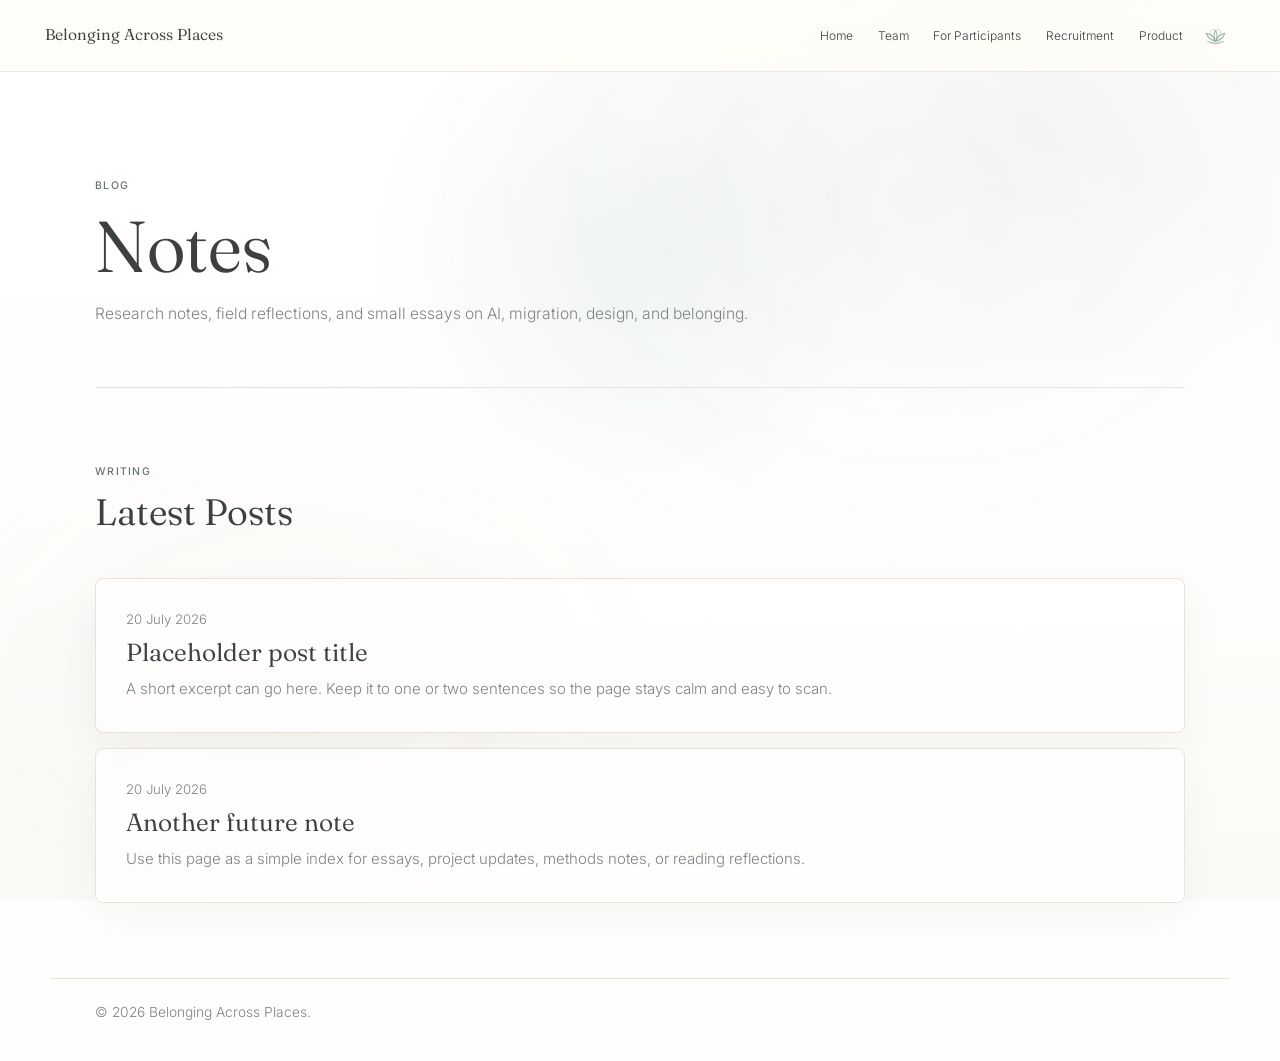
<file: blog.html>
<!doctype html>
<html lang="en">
<head>
  <meta charset="utf-8">
  <meta name="viewport" content="width=device-width, initial-scale=1">
  <title>Blog | Belonging Across Places</title>
  <meta name="description" content="Notes and blog posts from the Belonging Across Places project.">
  <meta property="og:title" content="Blog | Belonging Across Places">
  <meta property="og:description" content="Research notes, writing, and project updates.">
  <meta property="og:type" content="website">
  <!-- REPLACE: Update og:url with your GitHub Pages URL. -->
  <meta property="og:url" content="https://YOUR-GITHUB-USERNAME.github.io/YOUR-REPOSITORY/blog.html">
  <!-- REPLACE: Update og:image with an absolute URL to your preferred preview image. -->
  <meta property="og:image" content="https://YOUR-GITHUB-USERNAME.github.io/YOUR-REPOSITORY/og-image.png">
  <link rel="preconnect" href="https://fonts.googleapis.com">
  <link rel="preconnect" href="https://fonts.gstatic.com" crossorigin>
  <link href="https://fonts.googleapis.com/css2?family=Fraunces:opsz,wght@9..144,300..600&family=Inter:wght@200;300;400;500;600&family=Noto+Serif+SC:wght@400;500;600&display=swap" rel="stylesheet">
  <link rel="stylesheet" href="style.css?v=20260724-7">
</head>
<body data-page="blog">
  <header class="site-header">
    <a class="site-mark" href="index.html" aria-label="Belonging Across Places home">Belonging Across Places</a>
    <button class="nav-toggle" type="button" aria-expanded="false" aria-controls="site-nav">
      <span class="nav-toggle__bar"></span>
      <span class="sr-only">Menu</span>
    </button>
    <nav class="site-nav" id="site-nav" aria-label="Main navigation">
      <a href="index.html" data-nav="home">Home</a>
      <a href="research-team.html" data-nav="team">Team</a>
      <a href="participant-info.html" data-nav="participants">For Participants</a>
      <a href="recruitment.html" data-nav="recruitment">Recruitment</a>
      <a href="blog.html" data-nav="blog">Blog</a>
      <a href="product.html" data-nav="product">Product</a>
      <a class="nav-care-link" href="wellbeing-resource.html" data-nav="wellbeing" aria-label="Wellbeing resources" title="Wellbeing resources">
        <svg class="nav-care-icon" viewBox="0 0 32 32" focusable="false" aria-hidden="true">
          <path class="care-petal care-petal--center" d="M16 25.4C13.7 21.8 13.8 18 16 13.4C18.2 18 18.3 21.8 16 25.4Z"></path>
          <path class="care-petal care-petal--left" d="M15.8 25.5C11.2 24.5 7.5 21.4 5.7 16.8C10.1 17.2 13.5 20.2 15.8 25.5Z"></path>
          <path class="care-petal care-petal--right" d="M16.2 25.5C20.8 24.5 24.5 21.4 26.3 16.8C21.9 17.2 18.5 20.2 16.2 25.5Z"></path>
          <path class="care-base" d="M7.4 25.9C10.1 27.2 13 27.9 16 27.9C19 27.9 21.9 27.2 24.6 25.9"></path>
          <path class="care-heart" d="M16 14.1C14.4 11.7 10.5 12.3 10.5 15.7C10.5 18.6 13.3 20.9 16 22.7C18.7 20.9 21.5 18.6 21.5 15.7C21.5 12.3 17.6 11.7 16 14.1Z"></path>
        </svg>
        <span class="nav-care-text">Well-being Resource</span>
      </a>
    </nav>
  </header>

  <main>
    <section class="page-intro">
      <p class="eyebrow">Blog</p>
      <h1>Notes</h1>
      <!-- REPLACE: Write your own blog introduction here. -->
      <p>Research notes, field reflections, and small essays on AI, migration, design, and belonging.</p>
    </section>

    <section class="section blog-list" aria-labelledby="posts-heading">
      <div class="section__heading">
        <p class="eyebrow">Writing</p>
        <h2 id="posts-heading">Latest Posts</h2>
      </div>

      <!-- REPLACE: Duplicate this article block for new posts, or link each one to a separate HTML page. -->
      <article class="blog-card">
        <time datetime="2026-07-20">20 July 2026</time>
        <h3><a href="#">Placeholder post title</a></h3>
        <p>A short excerpt can go here. Keep it to one or two sentences so the page stays calm and easy to scan.</p>
      </article>

      <!-- REPLACE: Remove this placeholder once you publish real posts. -->
      <article class="blog-card">
        <time datetime="2026-07-20">20 July 2026</time>
        <h3><a href="#">Another future note</a></h3>
        <p>Use this page as a simple index for essays, project updates, methods notes, or reading reflections.</p>
      </article>
    </section>
  </main>

  <footer class="site-footer">
    <p>&copy; <span data-year></span> Belonging Across Places.</p>
  </footer>

  <script src="script.js?v=20260724-7"></script>
</body>
</html>
</file>
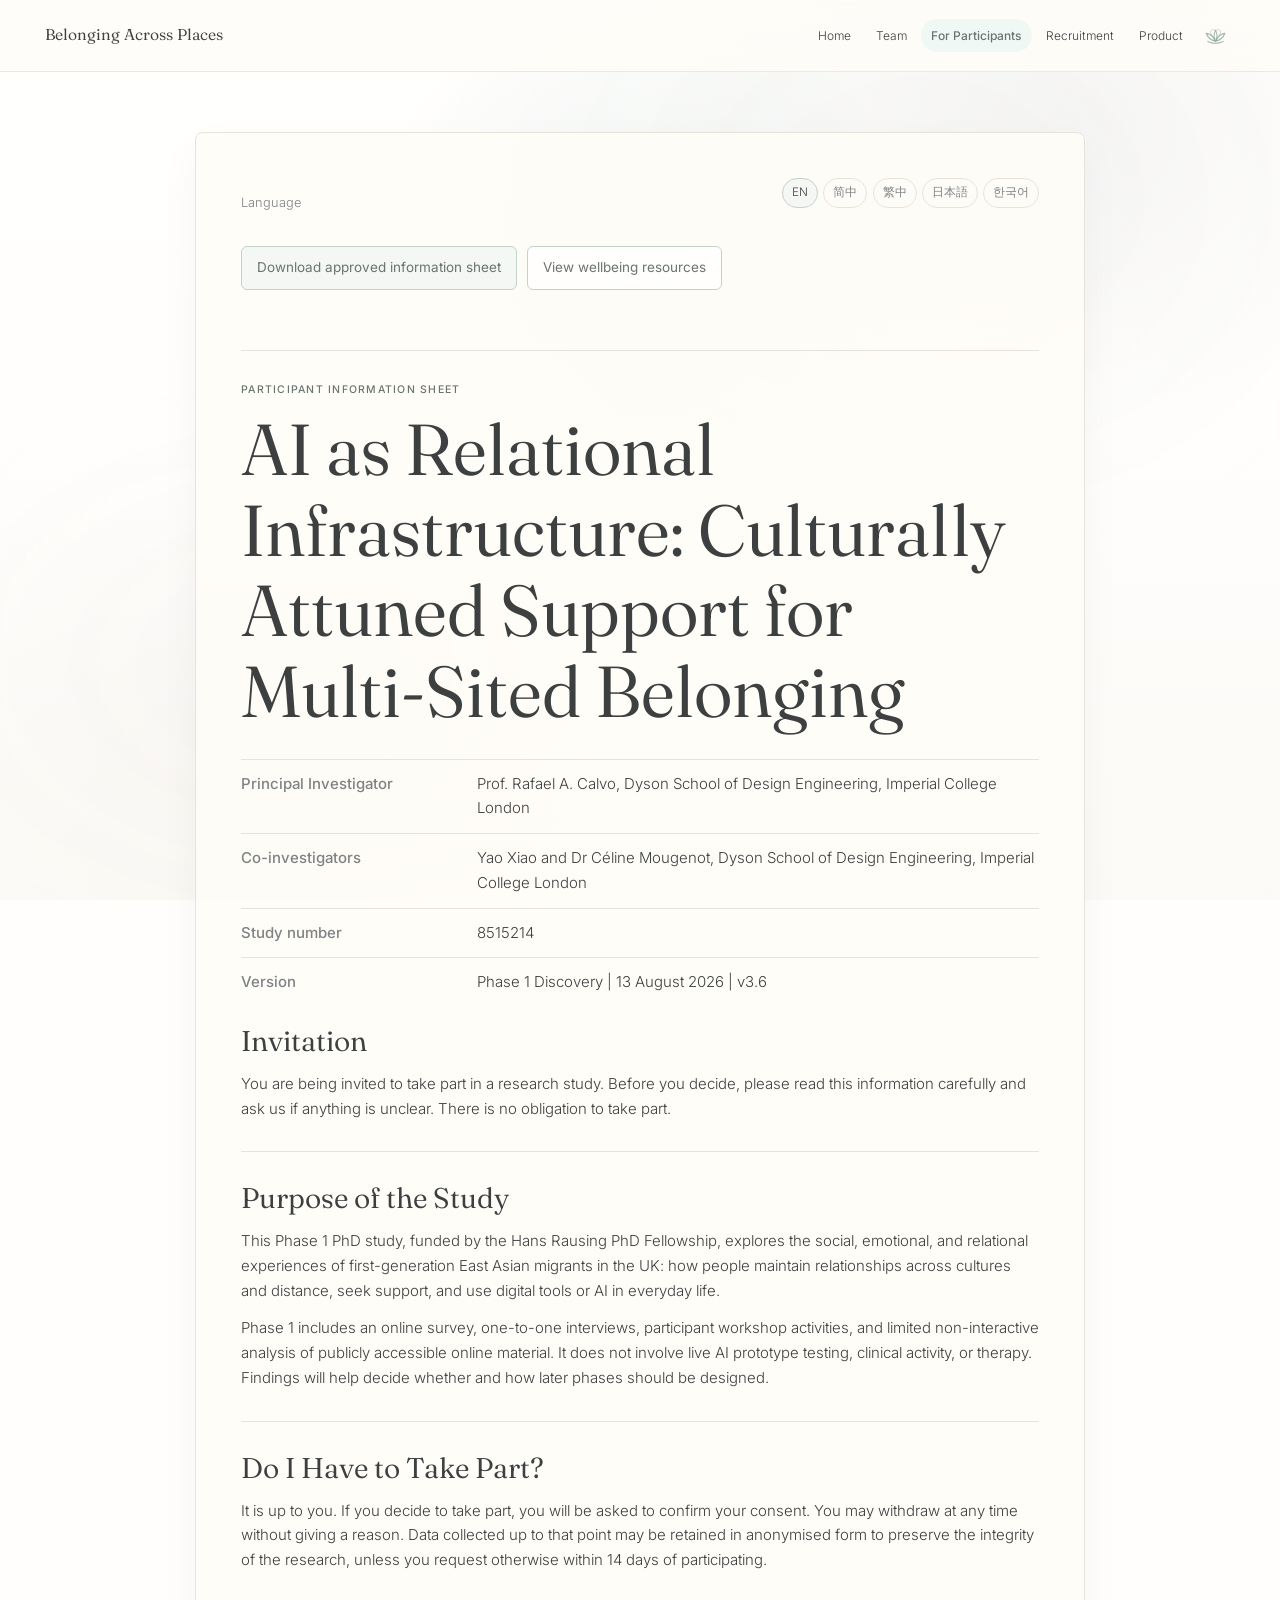
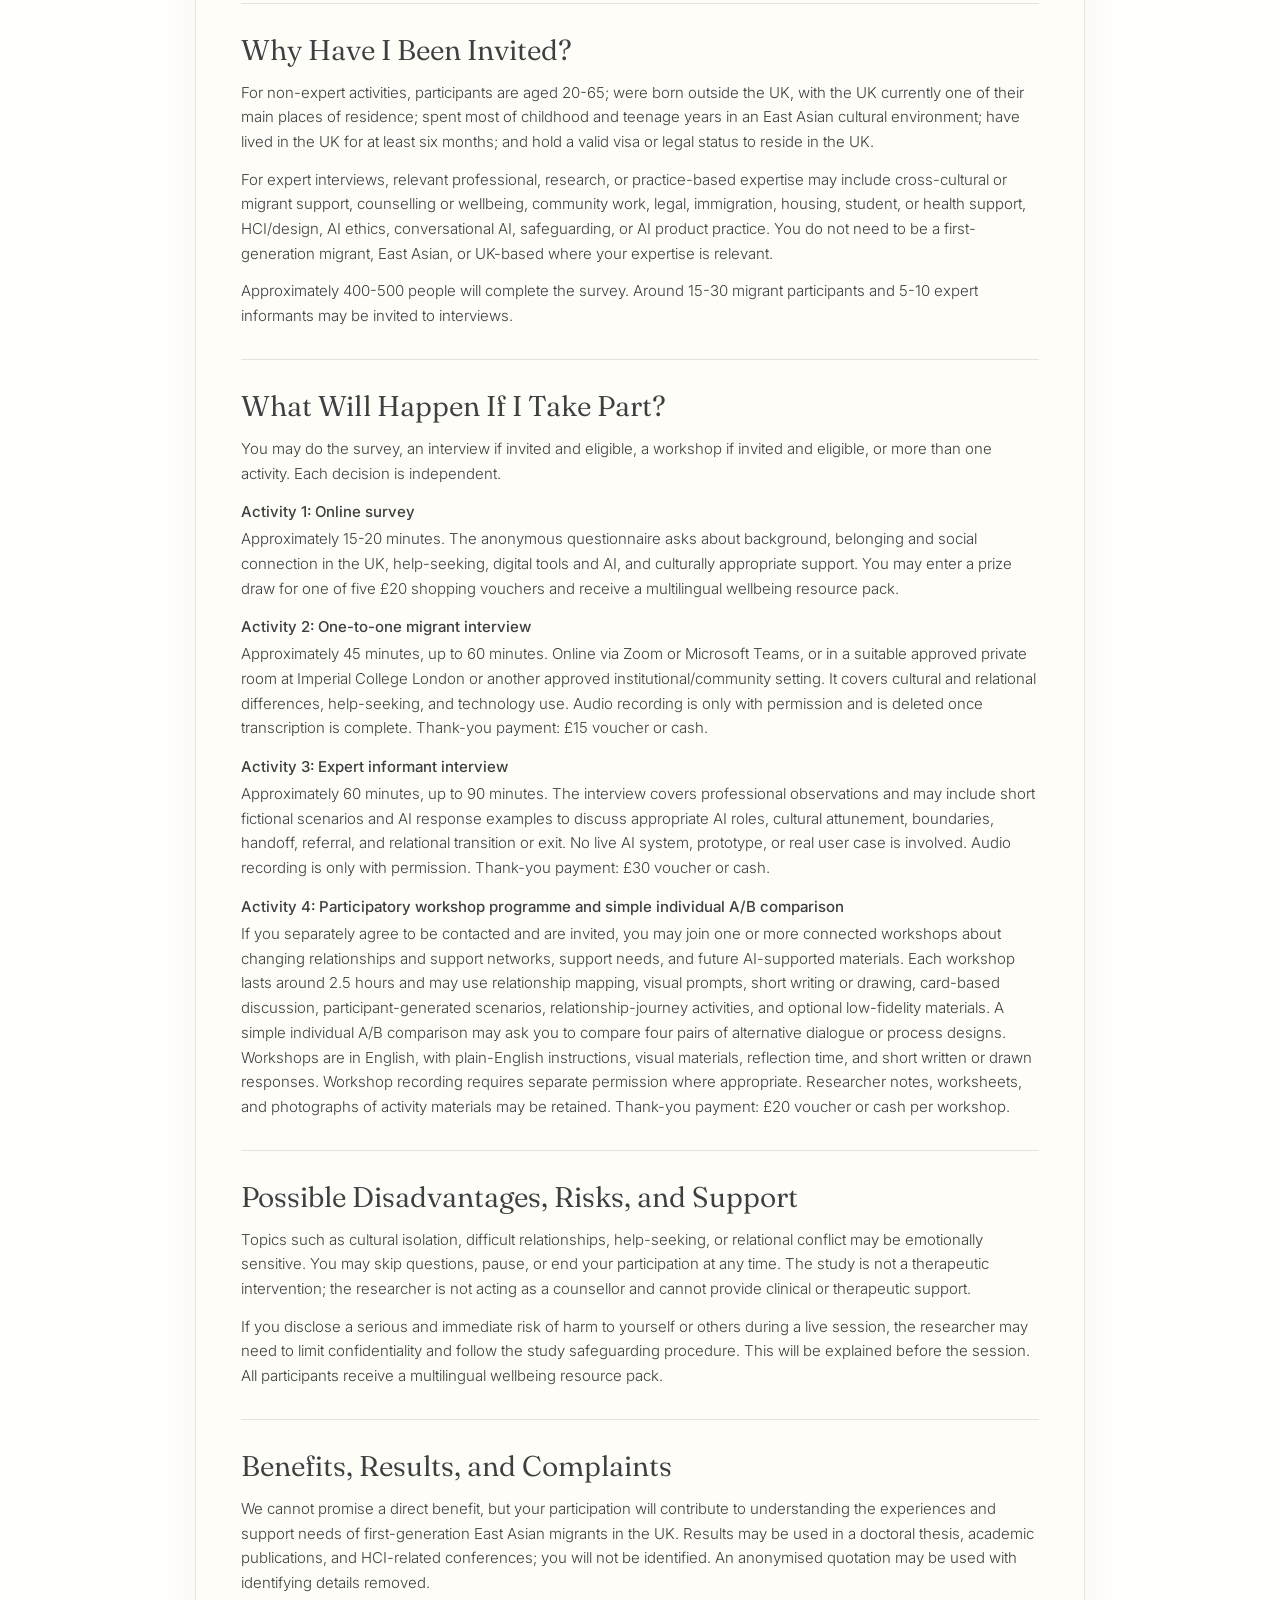
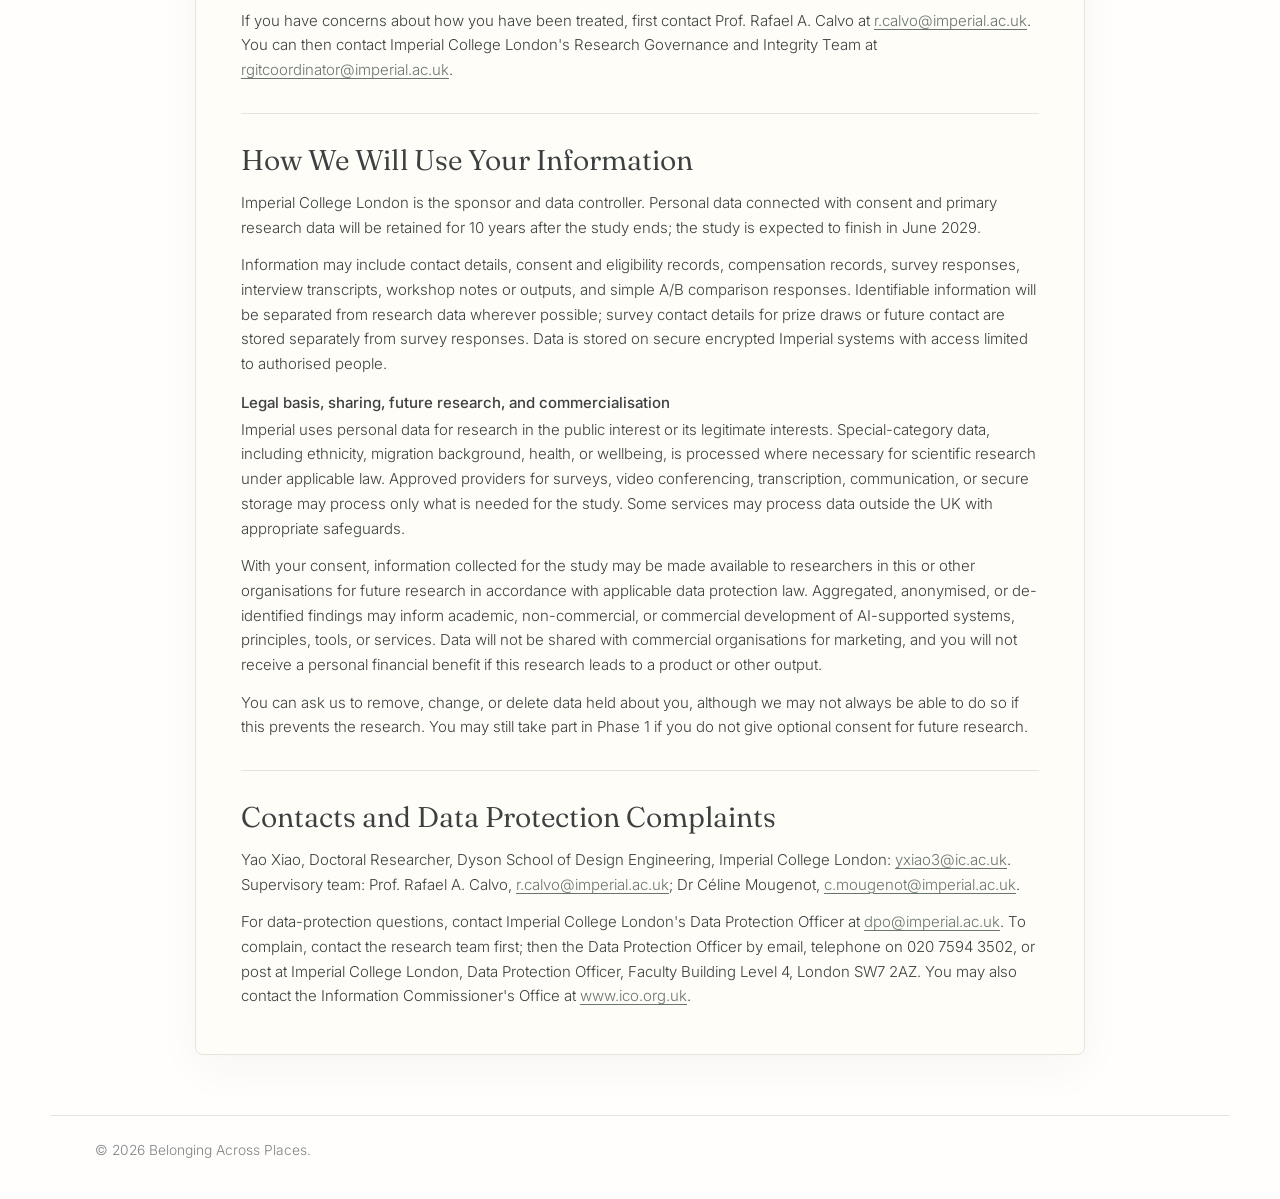
<file: participant-info.html>
<!doctype html>
<html lang="en">
<head>
  <meta charset="utf-8">
  <meta name="viewport" content="width=device-width, initial-scale=1">
  <title>For Participants | Belonging Across Places</title>
  <meta name="description" content="Participant information sheet for Phase 1 of the Belonging Across Places study.">
  <meta property="og:title" content="For Participants | Belonging Across Places">
  <meta property="og:description" content="Participant information sheet for the Belonging Across Places Phase 1 study.">
  <meta property="og:type" content="website">
  <!-- REPLACE: Update og:url with your GitHub Pages URL. -->
  <meta property="og:url" content="https://YOUR-GITHUB-USERNAME.github.io/YOUR-REPOSITORY/participant-info.html">
  <!-- REPLACE: Update og:image with an absolute URL to your preferred preview image. -->
  <meta property="og:image" content="https://YOUR-GITHUB-USERNAME.github.io/YOUR-REPOSITORY/og-image.png">
  <link rel="preconnect" href="https://fonts.googleapis.com">
  <link rel="preconnect" href="https://fonts.gstatic.com" crossorigin>
  <link href="https://fonts.googleapis.com/css2?family=Fraunces:opsz,wght@9..144,300..600&family=Inter:wght@200;300;400;500;600&family=Noto+Serif+SC:wght@400;500;600&display=swap" rel="stylesheet">
  <link rel="stylesheet" href="style.css?v=20260724-9">
  <link rel="stylesheet" href="print.css?v=20260813-1" media="print">
</head>
<body data-page="participants">
  <header class="site-header">
    <a class="site-mark" href="index.html" aria-label="Belonging Across Places home">Belonging Across Places</a>
    <button class="nav-toggle" type="button" aria-expanded="false" aria-controls="site-nav">
      <span class="nav-toggle__bar"></span>
      <span class="sr-only">Menu</span>
    </button>
    <nav class="site-nav" id="site-nav" aria-label="Main navigation">
      <a href="index.html" data-nav="home">Home</a>
      <a href="research-team.html" data-nav="team">Team</a>
      <a href="participant-info.html" data-nav="participants">For Participants</a>
      <a href="recruitment.html" data-nav="recruitment">Recruitment</a>
      <a href="blog.html" data-nav="blog">Blog</a>
      <a href="product.html" data-nav="product">Product</a>
      <a class="nav-care-link" href="wellbeing-resource.html" data-nav="wellbeing" aria-label="Wellbeing resources" title="Wellbeing resources">
        <svg class="nav-care-icon" viewBox="0 0 32 32" focusable="false" aria-hidden="true">
          <path class="care-petal care-petal--center" d="M16 25.4C13.7 21.8 13.8 18 16 13.4C18.2 18 18.3 21.8 16 25.4Z"></path>
          <path class="care-petal care-petal--left" d="M15.8 25.5C11.2 24.5 7.5 21.4 5.7 16.8C10.1 17.2 13.5 20.2 15.8 25.5Z"></path>
          <path class="care-petal care-petal--right" d="M16.2 25.5C20.8 24.5 24.5 21.4 26.3 16.8C21.9 17.2 18.5 20.2 16.2 25.5Z"></path>
          <path class="care-base" d="M7.4 25.9C10.1 27.2 13 27.9 16 27.9C19 27.9 21.9 27.2 24.6 25.9"></path>
          <path class="care-heart" d="M16 14.1C14.4 11.7 10.5 12.3 10.5 15.7C10.5 18.6 13.3 20.9 16 22.7C18.7 20.9 21.5 18.6 21.5 15.7C21.5 12.3 17.6 11.7 16 14.1Z"></path>
        </svg>
        <span class="nav-care-text">Well-being Resource</span>
      </a>
    </nav>
  </header>

  <main class="pis-page">
    <article class="pis-document" aria-labelledby="pis-title">
      <header class="pis-header">
        <div class="pis-language-picker" aria-label="Information sheet language">
          <span>Language</span>
          <div class="language-switcher">
            <button type="button" data-pis-language-button="en" aria-pressed="true">EN</button>
            <button type="button" data-pis-language-button="zh-cn" aria-pressed="false">简中</button>
            <button type="button" data-pis-language-button="zh-tw" aria-pressed="false">繁中</button>
            <button type="button" data-pis-language-button="ja" aria-pressed="false">日本語</button>
            <button type="button" data-pis-language-button="ko" aria-pressed="false">한국어</button>
          </div>
        </div>
        <div class="document-actions">
          <a class="button button--primary" href="assets/docs/participant-information-sheet-v3.6.docx" download>Download approved information sheet</a>
          <a class="button button--ghost" href="wellbeing-resource.html">View wellbeing resources</a>
        </div>
      </header>

      <section class="pis-language-panel" id="pis-en" lang="en" data-pis-language-panel="en">
        <p class="eyebrow">Participant Information Sheet</p>
        <h1 id="pis-title">AI as Relational Infrastructure: Culturally Attuned Support for Multi-Sited Belonging</h1>
        <dl class="pis-meta">
          <div><dt>Principal Investigator</dt><dd>Prof. Rafael A. Calvo, Dyson School of Design Engineering, Imperial College London</dd></div>
          <div><dt>Co-investigators</dt><dd>Yao Xiao and Dr Céline Mougenot, Dyson School of Design Engineering, Imperial College London</dd></div>
          <div><dt>Study number</dt><dd>8515214</dd></div>
          <div><dt>Version</dt><dd>Phase 1 Discovery | 13 August 2026 | v3.6</dd></div>
        </dl>

        <section class="pis-section"><h2>Invitation</h2><p>You are being invited to take part in a research study. Before you decide, please read this information carefully and ask us if anything is unclear. There is no obligation to take part.</p></section>
        <section class="pis-section"><h2>Purpose of the Study</h2><p>This Phase 1 PhD study, funded by the Hans Rausing PhD Fellowship, explores the social, emotional, and relational experiences of first-generation East Asian migrants in the UK: how people maintain relationships across cultures and distance, seek support, and use digital tools or AI in everyday life.</p><p>Phase 1 includes an online survey, one-to-one interviews, participant workshop activities, and limited non-interactive analysis of publicly accessible online material. It does not involve live AI prototype testing, clinical activity, or therapy. Findings will help decide whether and how later phases should be designed.</p></section>
        <section class="pis-section"><h2>Do I Have to Take Part?</h2><p>It is up to you. If you decide to take part, you will be asked to confirm your consent. You may withdraw at any time without giving a reason. Data collected up to that point may be retained in anonymised form to preserve the integrity of the research, unless you request otherwise within 14 days of participating.</p></section>
        <section class="pis-section"><h2>Why Have I Been Invited?</h2><p>For non-expert activities, participants are aged 20-65; were born outside the UK, with the UK currently one of their main places of residence; spent most of childhood and teenage years in an East Asian cultural environment; have lived in the UK for at least six months; and hold a valid visa or legal status to reside in the UK.</p><p>For expert interviews, relevant professional, research, or practice-based expertise may include cross-cultural or migrant support, counselling or wellbeing, community work, legal, immigration, housing, student, or health support, HCI/design, AI ethics, conversational AI, safeguarding, or AI product practice. You do not need to be a first-generation migrant, East Asian, or UK-based where your expertise is relevant.</p><p>Approximately 400-500 people will complete the survey. Around 15-30 migrant participants and 5-10 expert informants may be invited to interviews.</p></section>
        <section class="pis-section"><h2>What Will Happen If I Take Part?</h2><p>You may do the survey, an interview if invited and eligible, a workshop if invited and eligible, or more than one activity. Each decision is independent.</p><h3>Activity 1: Online survey</h3><p>Approximately 15-20 minutes. The anonymous questionnaire asks about background, belonging and social connection in the UK, help-seeking, digital tools and AI, and culturally appropriate support. You may enter a prize draw for one of five £20 shopping vouchers and receive a multilingual wellbeing resource pack.</p><h3>Activity 2: One-to-one migrant interview</h3><p>Approximately 45 minutes, up to 60 minutes. Online via Zoom or Microsoft Teams, or in a suitable approved private room at Imperial College London or another approved institutional/community setting. It covers cultural and relational differences, help-seeking, and technology use. Audio recording is only with permission and is deleted once transcription is complete. Thank-you payment: £15 voucher or cash.</p><h3>Activity 3: Expert informant interview</h3><p>Approximately 60 minutes, up to 90 minutes. The interview covers professional observations and may include short fictional scenarios and AI response examples to discuss appropriate AI roles, cultural attunement, boundaries, handoff, referral, and relational transition or exit. No live AI system, prototype, or real user case is involved. Audio recording is only with permission. Thank-you payment: £30 voucher or cash.</p><h3>Activity 4: Participatory workshop programme and simple individual A/B comparison</h3><p>If you separately agree to be contacted and are invited, you may join one or more connected workshops about changing relationships and support networks, support needs, and future AI-supported materials. Each workshop lasts around 2.5 hours and may use relationship mapping, visual prompts, short writing or drawing, card-based discussion, participant-generated scenarios, relationship-journey activities, and optional low-fidelity materials. A simple individual A/B comparison may ask you to compare four pairs of alternative dialogue or process designs. Workshops are in English, with plain-English instructions, visual materials, reflection time, and short written or drawn responses. Workshop recording requires separate permission where appropriate. Researcher notes, worksheets, and photographs of activity materials may be retained. Thank-you payment: £20 voucher or cash per workshop.</p></section>
        <section class="pis-section"><h2>Possible Disadvantages, Risks, and Support</h2><p>Topics such as cultural isolation, difficult relationships, help-seeking, or relational conflict may be emotionally sensitive. You may skip questions, pause, or end your participation at any time. The study is not a therapeutic intervention; the researcher is not acting as a counsellor and cannot provide clinical or therapeutic support.</p><p>If you disclose a serious and immediate risk of harm to yourself or others during a live session, the researcher may need to limit confidentiality and follow the study safeguarding procedure. This will be explained before the session. All participants receive a multilingual wellbeing resource pack.</p></section>
        <section class="pis-section"><h2>Benefits, Results, and Complaints</h2><p>We cannot promise a direct benefit, but your participation will contribute to understanding the experiences and support needs of first-generation East Asian migrants in the UK. Results may be used in a doctoral thesis, academic publications, and HCI-related conferences; you will not be identified. An anonymised quotation may be used with identifying details removed.</p><p>If you have concerns about how you have been treated, first contact Prof. Rafael A. Calvo at <a href="mailto:r.calvo@imperial.ac.uk">r.calvo@imperial.ac.uk</a>. You can then contact Imperial College London's Research Governance and Integrity Team at <a href="mailto:rgitcoordinator@imperial.ac.uk">rgitcoordinator@imperial.ac.uk</a>.</p></section>
        <section class="pis-section"><h2>How We Will Use Your Information</h2><p>Imperial College London is the sponsor and data controller. Personal data connected with consent and primary research data will be retained for 10 years after the study ends; the study is expected to finish in June 2029.</p><p>Information may include contact details, consent and eligibility records, compensation records, survey responses, interview transcripts, workshop notes or outputs, and simple A/B comparison responses. Identifiable information will be separated from research data wherever possible; survey contact details for prize draws or future contact are stored separately from survey responses. Data is stored on secure encrypted Imperial systems with access limited to authorised people.</p><h3>Legal basis, sharing, future research, and commercialisation</h3><p>Imperial uses personal data for research in the public interest or its legitimate interests. Special-category data, including ethnicity, migration background, health, or wellbeing, is processed where necessary for scientific research under applicable law. Approved providers for surveys, video conferencing, transcription, communication, or secure storage may process only what is needed for the study. Some services may process data outside the UK with appropriate safeguards.</p><p>With your consent, information collected for the study may be made available to researchers in this or other organisations for future research in accordance with applicable data protection law. Aggregated, anonymised, or de-identified findings may inform academic, non-commercial, or commercial development of AI-supported systems, principles, tools, or services. Data will not be shared with commercial organisations for marketing, and you will not receive a personal financial benefit if this research leads to a product or other output.</p><p>You can ask us to remove, change, or delete data held about you, although we may not always be able to do so if this prevents the research. You may still take part in Phase 1 if you do not give optional consent for future research.</p></section>
        <section class="pis-section"><h2>Contacts and Data Protection Complaints</h2><p>Yao Xiao, Doctoral Researcher, Dyson School of Design Engineering, Imperial College London: <a href="mailto:yxiao3@ic.ac.uk">yxiao3@ic.ac.uk</a>. Supervisory team: Prof. Rafael A. Calvo, <a href="mailto:r.calvo@imperial.ac.uk">r.calvo@imperial.ac.uk</a>; Dr Céline Mougenot, <a href="mailto:c.mougenot@imperial.ac.uk">c.mougenot@imperial.ac.uk</a>.</p><p>For data-protection questions, contact Imperial College London's Data Protection Officer at <a href="mailto:dpo@imperial.ac.uk">dpo@imperial.ac.uk</a>. To complain, contact the research team first; then the Data Protection Officer by email, telephone on 020 7594 3502, or post at Imperial College London, Data Protection Officer, Faculty Building Level 4, London SW7 2AZ. You may also contact the Information Commissioner's Office at <a href="https://www.ico.org.uk/">www.ico.org.uk</a>.</p></section>
      </section>

      <!-- REPLACE: The following language summaries follow the approved v3.6 PIS. The downloaded document contains the complete approved versions. -->
      <section class="pis-language-panel" id="pis-zh-cn" lang="zh-Hans" data-pis-language-panel="zh-cn" hidden>
        <p class="eyebrow">参与者信息表</p><h1>AI as Relational Infrastructure: Culturally Attuned Support for Multi-Sited Belonging</h1>
        <dl class="pis-meta"><div><dt>首席研究员</dt><dd>Prof. Rafael A. Calvo，帝国理工学院戴森设计工程学院</dd></div><div><dt>共同研究者</dt><dd>Yao Xiao、Dr Céline Mougenot，帝国理工学院戴森设计工程学院</dd></div><div><dt>研究编号</dt><dd>8515214</dd></div><div><dt>版本</dt><dd>第一阶段探索研究 | 2026 年 8 月 13 日 | v3.6</dd></div></dl>
        <section class="pis-section"><h2>邀请</h2><p>我们诚挚地邀请您参与本研究。在决定是否参与之前，请仔细阅读本信息；如有任何不清楚的地方，请随时联系我们。参与完全出于自愿。</p></section>
        <section class="pis-section"><h2>研究目的</h2><p>本第一阶段博士研究由 Hans Rausing 博士奖学金资助，旨在了解在英第一代东亚移民的社会、情感与关系经验，包括如何在跨文化和跨地域生活中维持关系、寻求支持，以及日常生活中如何使用数字工具或 AI。</p><p>第一阶段包括线上问卷、一对一访谈、参与者工作坊活动，以及对公开可访问线上材料的有限非互动分析。本阶段不涉及实时 AI 原型测试、临床活动或治疗；研究发现将帮助决定后续阶段是否及如何设计。</p></section>
        <section class="pis-section"><h2>自愿参与和资格</h2><p>是否参加完全由您决定。参加后，您可在任何时候无须说明理由地退出；为维护研究完整性，已收集的数据可能以匿名形式保留，除非您在参与后 14 天内提出删除请求。</p><p>非专家活动面向：20-65 岁、出生于英国以外、目前英国是主要居住地之一、童年及青少年时期大部分在东亚文化环境中度过、已在英国生活至少六个月，并持有有效英国签证或其他合法居留身份的人士。专家访谈面向具有跨文化或移民支持、心理咨询或福祉、社区、法律、移民、住房、学生或健康支持、HCI/设计、AI 伦理、对话式 AI、安全保护或 AI 产品实践相关经验的人士。</p></section>
        <section class="pis-section"><h2>参与内容</h2><p>您可以只参加问卷；如符合条件并被邀请，也可以只参加访谈或工作坊，或参加多项活动。每项参与决定彼此独立。</p><h3>活动一：线上问卷</h3><p>约 15-20 分钟。匿名问卷将询问背景、在英国的归属感与社会连结、求助方式、数字工具和 AI 使用，以及对文化适切支持的看法。您可选择参加 5 份 £20 礼券的抽奖，并获得多语言福祉资源包。</p><h3>活动二：一对一移民访谈</h3><p>约 45 分钟，最长 60 分钟。可通过 Zoom 或 Microsoft Teams 线上进行，或在帝国理工学院或其他获批准机构/社区场所的合适私人房间线下进行。仅在您同意的情况下录音，转录完成后删除。补偿：£15 礼券或现金。</p><h3>活动三：专家访谈</h3><p>约 60 分钟，最长 90 分钟。访谈讨论专业观察，也可能包括简短虚构情境和 AI 回应示例，以探讨适当的 AI 角色、文化贴合、边界、交接、转介及关系性过渡或退出。不会涉及真实运行的 AI 系统、原型或真实用户个案。仅在您同意的情况下录音。补偿：£30 礼券或现金。</p><h3>活动四：参与式工作坊和简单个人 A/B 对比</h3><p>如您另行同意接受联系并获邀请，您可参加一次或多次有关关系与支持网络变化、支持需求及未来 AI 支持材料的工作坊。每场约 2.5 小时，可能使用关系图绘制、视觉提示、短文或绘画、卡片讨论、参与者生成情境、关系历程活动和低保真材料。工作坊以英语进行，并提供简明英语说明、视觉材料、个人思考时间和简短书写或绘画支持。仅在另行同意且方法上适当时录音；研究者笔记、活动表和活动材料照片可能会被保留。补偿：每场 £20 礼券或现金。</p></section>
        <section class="pis-section"><h2>风险、益处和资料使用</h2><p>文化孤立、困难的人际关系、求助经验或关系冲突等主题可能引起情绪不适。您可以跳过问题、暂停或结束参与。本研究不是心理治疗；研究者不能提供临床或治疗支持。若在现场研究活动中透露本人或他人面临严重且即时伤害风险，研究者可能需要限制保密并遵循保护程序。所有参与者都会获得多语言福祉资源包。</p><p>帝国理工学院是本研究的申办方和数据控制者。研究预计于 2029 年 6 月结束；与同意和主要研究数据相关的个人资料将在研究结束后保存 10 年。研究资料可能包括联络方式、同意和资格记录、补偿记录、问卷回答、访谈转录、工作坊笔记或产出，以及简单 A/B 对比回应。可识别资料会尽可能与研究资料分开储存，资料保存在帝国理工学院安全加密系统中，仅授权人员可访问。</p><p>汇总、匿名或去标识化的研究发现可能支持未来学术、非商业或商业性的 AI 支持系统、工具或服务开发，但不会为营销目的向商业机构提供资料，您也不会因相关产品或研究成果获得个人经济利益。</p></section>
        <section class="pis-section"><h2>联系方式和投诉</h2><p>Yao Xiao，帝国理工学院戴森设计工程学院博士研究员：<a href="mailto:yxiao3@ic.ac.uk">yxiao3@ic.ac.uk</a>。导师团队：Prof. Rafael A. Calvo，<a href="mailto:r.calvo@imperial.ac.uk">r.calvo@imperial.ac.uk</a>；Dr Céline Mougenot，<a href="mailto:c.mougenot@imperial.ac.uk">c.mougenot@imperial.ac.uk</a>。</p><p>如对资料处理有疑问，请联系帝国理工学院数据保护官：<a href="mailto:dpo@imperial.ac.uk">dpo@imperial.ac.uk</a>。如欲投诉，请先联络研究团队；之后可联系数据保护官（020 7594 3502，或 Imperial College London, Data Protection Officer, Faculty Building Level 4, London SW7 2AZ），也可联系英国信息专员办公室：<a href="https://www.ico.org.uk/">www.ico.org.uk</a>。</p></section>
      </section>

      <section class="pis-language-panel" id="pis-zh-tw" lang="zh-Hant" data-pis-language-panel="zh-tw" hidden>
        <p class="eyebrow">參與者資訊表</p><h1>AI as Relational Infrastructure: Culturally Attuned Support for Multi-Sited Belonging</h1>
        <dl class="pis-meta"><div><dt>首席研究員</dt><dd>Prof. Rafael A. Calvo，帝國理工學院戴森設計工程學院</dd></div><div><dt>共同研究者</dt><dd>Yao Xiao、Dr Céline Mougenot，帝國理工學院戴森設計工程學院</dd></div><div><dt>研究編號</dt><dd>8515214</dd></div><div><dt>版本</dt><dd>第一階段探索研究 | 2026 年 8 月 13 日 | v3.6</dd></div></dl>
        <section class="pis-section"><h2>邀請</h2><p>我們誠摯地邀請您參與本研究。在決定是否參與之前，請仔細閱讀本資訊；如有任何不清楚的地方，請隨時聯絡我們。參與完全出於自願。</p></section>
        <section class="pis-section"><h2>研究目的</h2><p>本第一階段博士研究由 Hans Rausing 博士獎學金資助，旨在了解在英第一代東亞移民的社會、情感與關係經驗，包括如何在跨文化和跨地域生活中維持關係、尋求支持，以及日常生活中如何使用數碼工具或 AI。</p><p>第一階段包括網上問卷、一對一訪談、參與者工作坊活動，以及對公開可存取網上材料的有限非互動分析。本階段不涉及即時 AI 原型測試、臨床活動或治療；研究發現將幫助決定後續階段是否及如何設計。</p></section>
        <section class="pis-section"><h2>自願參與和資格</h2><p>是否參與完全由您決定。參與後，您可在任何時候無須說明理由地退出；為維護研究完整性，已收集的資料可能以匿名形式保留，除非您在參與後 14 天內提出刪除請求。</p><p>非專家活動面向：20-65 歲、出生於英國以外、目前英國是主要居住地之一、童年及青少年時期大部分在東亞文化環境中度過、已在英國生活至少六個月，並持有有效英國簽證或其他合法居留身份的人士。專家訪談面向具有跨文化或移民支持、諮詢或福祉、社群、法律、移民、住房、學生或健康支持、HCI/設計、AI 倫理、對話式 AI、安全保護或 AI 產品實務相關經驗的人士。</p></section>
        <section class="pis-section"><h2>參與內容</h2><p>您可以只參加問卷；如符合條件並獲邀，也可以只參加訪談或工作坊，或參加多項活動。每項參與決定彼此獨立。</p><h3>活動一：網上問卷</h3><p>約 15-20 分鐘。匿名問卷將詢問背景、在英國的歸屬感與社會連結、求助方式、數碼工具和 AI 使用，以及對文化適切支持的看法。您可選擇參加 5 份 £20 禮券的抽獎，並獲得多語言福祉資源包。</p><h3>活動二：一對一移民訪談</h3><p>約 45 分鐘，最長 60 分鐘。可通過 Zoom 或 Microsoft Teams 網上進行，或在帝國理工學院或其他獲批准機構／社群場所的合適私人房間面對面進行。僅在您同意的情況下錄音，轉錄完成後刪除。補償：£15 禮券或現金。</p><h3>活動三：專家訪談</h3><p>約 60 分鐘，最長 90 分鐘。訪談討論專業觀察，也可能包括簡短虛構情境和 AI 回應示例，以探討適當的 AI 角色、文化貼合、邊界、交接、轉介及關係性過渡或退出。不會涉及真實運行的 AI 系統、原型或真實使用者個案。僅在您同意的情況下錄音。補償：£30 禮券或現金。</p><h3>活動四：參與式工作坊和簡單個人 A/B 對比</h3><p>如您另行同意接受聯絡並獲邀，您可參加一次或多次有關關係與支持網絡變化、支持需要及未來 AI 支持材料的工作坊。每場約 2.5 小時，可能使用關係圖繪製、視覺提示、短文或繪畫、卡片討論、參與者生成情境、關係歷程活動和低保真材料。工作坊以英語進行，並提供簡明英語說明、視覺材料、個人思考時間和簡短書寫或繪畫支持。僅在另行同意且方法上適當時錄音；研究者筆記、活動表和活動材料照片可能會被保留。補償：每場 £20 禮券或現金。</p></section>
        <section class="pis-section"><h2>風險、益處和資料使用</h2><p>文化孤立、困難的人際關係、求助經驗或關係衝突等主題可能引起情緒不適。您可以跳過問題、暫停或結束參與。本研究不是心理治療；研究者不能提供臨床或治療支持。若在現場研究活動中透露本人或他人面臨嚴重且即時傷害風險，研究者可能需要限制保密並遵循保護程序。所有參與者都會獲得多語言福祉資源包。</p><p>帝國理工學院是本研究的申辦方和資料控制者。研究預計於 2029 年 6 月結束；與同意和主要研究資料相關的個人資料將在研究結束後保存 10 年。研究資料可能包括聯絡方式、同意和資格記錄、補償記錄、問卷回答、訪談轉錄、工作坊筆記或產出，以及簡單 A/B 對比回應。可識別資料會盡可能與研究資料分開儲存，資料保存在帝國理工學院安全加密系統中，僅授權人員可存取。</p><p>匯總、匿名或去識別化的研究發現可能支持未來學術、非商業或商業性的 AI 支持系統、工具或服務開發，但不會為行銷目的向商業機構提供資料，您也不會因相關產品或研究成果獲得個人經濟利益。</p></section>
        <section class="pis-section"><h2>聯絡方式和投訴</h2><p>Yao Xiao，帝國理工學院戴森設計工程學院博士研究員：<a href="mailto:yxiao3@ic.ac.uk">yxiao3@ic.ac.uk</a>。導師團隊：Prof. Rafael A. Calvo，<a href="mailto:r.calvo@imperial.ac.uk">r.calvo@imperial.ac.uk</a>；Dr Céline Mougenot，<a href="mailto:c.mougenot@imperial.ac.uk">c.mougenot@imperial.ac.uk</a>。</p><p>如對資料處理有疑問，請聯絡帝國理工學院資料保護官：<a href="mailto:dpo@imperial.ac.uk">dpo@imperial.ac.uk</a>。如欲投訴，請先聯絡研究團隊；之後可聯絡資料保護官（020 7594 3502，或 Imperial College London, Data Protection Officer, Faculty Building Level 4, London SW7 2AZ），也可聯絡英國資訊專員辦公室：<a href="https://www.ico.org.uk/">www.ico.org.uk</a>。</p></section>
      </section>

      <section class="pis-language-panel" id="pis-ja" lang="ja" data-pis-language-panel="ja" hidden>
        <p class="eyebrow">参加者情報シート</p><h1>AI as Relational Infrastructure: Culturally Attuned Support for Multi-Sited Belonging</h1>
        <dl class="pis-meta"><div><dt>主任研究者</dt><dd>Prof. Rafael A. Calvo, Dyson School of Design Engineering, Imperial College London</dd></div><div><dt>共同研究者</dt><dd>Yao Xiao、Dr Céline Mougenot</dd></div><div><dt>研究番号</dt><dd>8515214</dd></div><div><dt>版</dt><dd>第1フェーズ探索研究 | 2026年8月13日 | v3.6</dd></div></dl>
        <section class="pis-section"><h2>ご招待と研究の目的</h2><p>本研究への参加をご検討いただきありがとうございます。参加は完全に任意です。本第1フェーズ博士研究は Hans Rausing 博士フェローシップの支援を受け、英国在住の第一世代東アジア系移民の社会的、感情的、関係的な経験を理解することを目的としています。文化や距離を越えた関係の維持、支援の求め方、日常生活でのデジタルツールや AI の利用を調べます。</p><p>第1フェーズにはオンラインアンケート、個別インタビュー、参加者ワークショップ、および公開アクセス可能なオンライン資料の限定的な非介入分析が含まれます。ライブAIプロトタイプのテスト、臨床活動、治療は含まれません。</p></section>
        <section class="pis-section"><h2>参加は任意です</h2><p>参加するかどうかはご自身で決められます。参加後も、理由を説明することなくいつでも中止できます。研究の完全性を保つため、それまでに収集されたデータは匿名化された形で保持される場合がありますが、参加後14日以内にご希望いただければ削除を求めることができます。</p><p>非専門家向け活動は、20～65歳、英国外で生まれ、現在英国を主な居住地の一つとし、幼少期・10代の大部分を東アジアの文化環境で過ごし、英国に少なくとも6か月住み、有効なビザまたは合法的な在留資格を持つ方を対象とします。専門家インタビューは、異文化・移民支援、カウンセリングやウェルビーイング、地域活動、法律、移民、住宅、学生・健康支援、HCI／デザイン、AI倫理、対話型AI、安全保護、AI製品実務に関連する経験をお持ちの方を対象とします。</p></section>
        <section class="pis-section"><h2>参加内容</h2><p>アンケートのみ、招待・適格性確認後のインタビューのみ、招待後のワークショップのみ、または複数の活動に参加できます。各活動への参加判断は独立しています。</p><h3>活動1：オンラインアンケート</h3><p>約15～20分。背景、英国での帰属意識と社会的つながり、支援の求め方、デジタルツールとAIの利用、文化的に適切な支援について回答します。匿名で設計されています。£20の買い物券5名分の抽選に参加でき、多言語ウェルビーイング資料を受け取れます。</p><h3>活動2：移民参加者の個別インタビュー</h3><p>約45分、最長60分。Zoom または Microsoft Teams によるオンライン、または Imperial College London か承認済みの機関・地域の適切な個室で実施します。同意がある場合のみ録音し、文字起こし後に削除します。謝礼は£15のギフト券または現金です。</p><h3>活動3：専門家インタビュー</h3><p>約60分、最長90分。専門的な観察について伺い、AIの適切な役割、文化的配慮、境界、引き継ぎ、紹介、関係の移行や終了を検討するため、短い架空のシナリオとAI応答例を用いる場合があります。ライブAI、プロトタイプ、実在の利用者事例は用いません。同意がある場合のみ録音します。謝礼は£30のギフト券または現金です。</p><h3>活動4：参加型ワークショップと個人A/B比較</h3><p>連絡への別途同意と招待がある場合、関係や支援ネットワークの変化、支援ニーズ、将来のAI支援資料についてのワークショップに参加できます。各回は約2.5時間で、関係マッピング、視覚資料、短い文章や描画、カードを使った話し合い、参加者作成のシナリオ、関係の旅程活動、低忠実度の資料を使う場合があります。ワークショップは英語ですが、平易な英語の説明、視覚資料、考える時間、短い記述や描画で参加を支えます。録音には別途の同意が必要です。謝礼は1回につき£20のギフト券または現金です。</p></section>
        <section class="pis-section"><h2>リスク、利益、情報の利用</h2><p>文化的孤立、難しい人間関係、支援を求めた経験、関係の葛藤は感情的に敏感な話題になり得ます。質問を飛ばしたり、休憩・中止したりできます。本研究は治療ではなく、研究者は臨床的・治療的支援を提供できません。ライブセッション中にご自身または他者への深刻かつ差し迫った危害の危険が示された場合、守秘義務を制限し安全保護手順に従う必要があることがあります。全参加者に多言語ウェルビーイング資料を提供します。</p><p>Imperial College London は研究のスポンサーおよびデータ管理者です。研究は2029年6月に終了する見込みで、同意および主要研究データに関する個人データは終了後10年間保持されます。連絡先、同意・適格性・謝礼の記録、アンケート回答、インタビュー記録、ワークショップのメモや成果物、A/B比較の回答を扱う場合があります。識別情報は可能な限り研究データと分け、安全な暗号化済みのImperialシステムで、承認された者だけがアクセスできるよう保管します。</p><p>集計・匿名化・非識別化された研究結果は、将来の学術的、非営利的、商業的なAI支援システム、ツール、サービスの開発に役立つ場合がありますが、マーケティング目的で商業組織と共有されることはありません。</p></section>
        <section class="pis-section"><h2>お問い合わせと苦情</h2><p>Yao Xiao, Doctoral Researcher: <a href="mailto:yxiao3@ic.ac.uk">yxiao3@ic.ac.uk</a>。指導チーム：Prof. Rafael A. Calvo（<a href="mailto:r.calvo@imperial.ac.uk">r.calvo@imperial.ac.uk</a>）、Dr Céline Mougenot（<a href="mailto:c.mougenot@imperial.ac.uk">c.mougenot@imperial.ac.uk</a>）。データ保護については Imperial College London の Data Protection Officer（<a href="mailto:dpo@imperial.ac.uk">dpo@imperial.ac.uk</a>）へご連絡ください。苦情はまず研究チームへ、その後 Data Protection Officer または Information Commissioner's Office（<a href="https://www.ico.org.uk/">www.ico.org.uk</a>）へ申し立てられます。</p></section>
      </section>

      <section class="pis-language-panel" id="pis-ko" lang="ko" data-pis-language-panel="ko" hidden>
        <p class="eyebrow">참여자 정보지</p><h1>AI as Relational Infrastructure: Culturally Attuned Support for Multi-Sited Belonging</h1>
        <dl class="pis-meta"><div><dt>연구책임자</dt><dd>Prof. Rafael A. Calvo, Dyson School of Design Engineering, Imperial College London</dd></div><div><dt>공동 연구자</dt><dd>Yao Xiao, Dr Céline Mougenot</dd></div><div><dt>연구 번호</dt><dd>8515214</dd></div><div><dt>버전</dt><dd>1단계 탐색 연구 | 2026년 8월 13일 | v3.6</dd></div></dl>
        <section class="pis-section"><h2>초대 및 연구 목적</h2><p>본 연구에 참여하도록 초대드립니다. 참여 여부를 결정하기 전에 이 안내문을 주의 깊게 읽어 주시고, 궁금한 점이 있으면 문의해 주세요. 참여는 전적으로 자발적입니다. Hans Rausing 박사 펠로우십의 지원을 받는 본 1단계 박사 연구는 영국에 거주하는 1세대 동아시아 이민자의 사회적, 정서적, 관계적 경험을 이해하고자 합니다. 문화와 거리를 넘어 관계를 유지하는 방식, 도움을 구하는 방식, 일상에서 디지털 도구나 AI를 사용하는 방식을 살펴봅니다.</p><p>1단계에는 온라인 설문조사, 일대일 인터뷰, 참여자 워크숍 활동, 공개적으로 접근 가능한 온라인 자료에 대한 제한적인 비상호작용 분석이 포함됩니다. 실시간 AI 프로토타입 테스트, 임상 활동 또는 치료는 포함되지 않습니다.</p></section>
        <section class="pis-section"><h2>자발적 참여와 참여 조건</h2><p>참여 여부는 본인이 결정합니다. 참여 후에도 이유를 밝히지 않고 언제든 철회할 수 있습니다. 연구의 완전성을 위해 그 시점까지 수집된 자료는 익명화된 형태로 보관될 수 있으나, 참여 후 14일 이내에 요청하면 삭제를 요청할 수 있습니다.</p><p>비전문가 활동은 20-65세이며 영국 밖에서 태어나 현재 영국이 주요 거주지 중 하나이고, 어린 시절과 청소년기의 대부분을 동아시아 문화 환경에서 보냈으며, 영국에서 최소 6개월 거주하고 유효한 비자 또는 합법적 체류 자격을 가진 분을 대상으로 합니다. 전문가 인터뷰는 문화 간 또는 이민자 지원, 상담이나 웰빙, 지역사회 활동, 법률, 이민, 주거, 학생 또는 건강 지원, HCI/디자인, AI 윤리, 대화형 AI, 안전보호 또는 AI 제품 실무 관련 경험이 있는 분을 대상으로 합니다.</p></section>
        <section class="pis-section"><h2>참여 내용</h2><p>설문만 참여하거나, 초대와 적격성 확인 후 인터뷰만 또는 워크숍만 참여하거나, 여러 활동에 참여할 수 있습니다. 각 활동의 참여 결정은 서로 독립적입니다.</p><h3>활동 1: 온라인 설문조사</h3><p>약 15-20분입니다. 배경, 영국에서의 소속감과 사회적 연결, 도움을 구하는 방식, 디지털 도구와 AI 사용, 문화적으로 적절한 지원에 대한 생각을 묻습니다. 설문은 익명으로 설계되어 있습니다. £20 상품권 5명 추첨에 참여할 수 있고 다국어 웰빙 자료를 받게 됩니다.</p><h3>활동 2: 이주민 참여자 일대일 인터뷰</h3><p>약 45분, 최대 60분입니다. Zoom 또는 Microsoft Teams를 통한 온라인, 또는 Imperial College London이나 승인된 기관/지역사회 장소의 적절한 개인 공간에서 진행됩니다. 동의가 있는 경우에만 녹음하며 전사 후 삭제됩니다. 감사 표시로 £15 상품권 또는 현금을 제공합니다.</p><h3>활동 3: 전문가 인터뷰</h3><p>약 60분, 최대 90분입니다. 전문적 또는 실무 기반의 관찰을 논의하며, 적절한 AI 역할, 문화적 적합성, 경계, 인계, 의뢰와 관계적 전환 또는 종료를 살펴보기 위해 짧은 가상 시나리오와 AI 응답 예시를 포함할 수 있습니다. 실시간 AI, 프로토타입, 실제 이용자 사례는 포함되지 않습니다. 동의가 있는 경우에만 녹음합니다. 감사 표시로 £30 상품권 또는 현금을 제공합니다.</p><h3>활동 4: 참여형 워크숍과 간단한 개인 A/B 비교</h3><p>별도의 연락 동의와 초대가 있는 경우, 관계와 지원 네트워크의 변화, 지원 필요, 미래 AI 지원 자료에 관한 워크숍에 한 번 이상 참여할 수 있습니다. 각 워크숍은 약 2.5시간이며 관계 지도, 시각 자료, 짧은 글쓰기나 그리기, 카드 기반 토론, 참여자가 만든 시나리오, 관계 여정 활동과 저충실도 자료를 사용할 수 있습니다. 워크숍은 영어로 진행되나 쉬운 영어 안내, 시각 자료, 개인 성찰 시간과 짧은 글쓰기 또는 그리기로 참여를 지원합니다. 녹음은 별도의 동의가 있을 때에만 합니다. 감사 표시로 워크숍당 £20 상품권 또는 현금을 제공합니다.</p></section>
        <section class="pis-section"><h2>위험, 이점 및 정보 이용</h2><p>문화적 고립, 어려운 관계, 도움을 구한 경험, 관계 갈등은 정서적으로 민감할 수 있습니다. 질문을 건너뛰거나, 쉬거나, 참여를 끝낼 수 있습니다. 이 연구는 치료가 아니며 연구자는 임상적 또는 치료적 지원을 제공할 수 없습니다. 실시간 세션 중 본인이나 타인에게 심각하고 즉각적인 위해 위험이 드러나는 경우, 비밀보장을 제한하고 안전보호 절차를 따라야 할 수 있습니다. 모든 참여자에게 다국어 웰빙 자료가 제공됩니다.</p><p>Imperial College London은 연구의 스폰서이자 데이터 관리기관입니다. 연구는 2029년 6월 종료 예정이며, 동의와 주요 연구자료에 관한 개인정보는 연구 종료 후 10년간 보관됩니다. 연락처, 동의·적격성·보상 기록, 설문 응답, 인터뷰 전사, 워크숍 메모나 산출물, A/B 비교 응답을 포함할 수 있습니다. 식별 정보는 가능한 한 연구자료와 분리하고, 안전하게 암호화된 Imperial 시스템에 권한이 있는 사람만 접근하도록 보관합니다.</p><p>집계·익명화·비식별화된 연구 결과는 향후 학술적, 비상업적 또는 상업적 AI 지원 시스템, 도구, 서비스 개발에 사용될 수 있지만, 마케팅 목적으로 상업 조직과 공유되지는 않습니다.</p></section>
        <section class="pis-section"><h2>문의 및 불만</h2><p>Yao Xiao, Doctoral Researcher: <a href="mailto:yxiao3@ic.ac.uk">yxiao3@ic.ac.uk</a>. 지도팀: Prof. Rafael A. Calvo (<a href="mailto:r.calvo@imperial.ac.uk">r.calvo@imperial.ac.uk</a>), Dr Céline Mougenot (<a href="mailto:c.mougenot@imperial.ac.uk">c.mougenot@imperial.ac.uk</a>). 데이터 보호 문의는 Imperial College London Data Protection Officer (<a href="mailto:dpo@imperial.ac.uk">dpo@imperial.ac.uk</a>)에게 하실 수 있습니다. 불만은 먼저 연구팀에, 이후 Data Protection Officer 또는 Information Commissioner's Office (<a href="https://www.ico.org.uk/">www.ico.org.uk</a>)에 제기할 수 있습니다.</p></section>
      </section>

      <!-- Legacy survey-only language blocks retained below temporarily and hidden from participants. -->
      <section class="pis-section pis-language-section pis-legacy-content" id="pis-zh-cn-legacy" lang="zh-Hans" aria-labelledby="pis-zh-cn-heading" hidden aria-hidden="true">
        <p class="eyebrow">Participant Information Sheet</p>
        <h2 id="pis-zh-cn-heading">简体中文 · Simplified Chinese</h2>
        <!-- REPLACE: Review this extracted translation against the approved PDF before publishing. -->
        <div class="pis-extracted-text">
          <p class="pis-meta-line">AI as Relational Infrastructure: Culturally Attuned Support for Multi-Sited Belonging</p>
          <p class="pis-meta-line">参与者信息表：线上问卷部分</p>
          <p class="pis-meta-line">首席研究员 Prof. Rafael A. Calvo，帝国理工学院戴森设计工程学院</p>
          <p class="pis-meta-line">研究员 Yao Xiao，博士研究员，帝国理工学院戴森设计工程学院</p>
          <p class="pis-meta-line">伦理/研究编号 帝国理工学院 SETREC 已给予有利意见：8515214</p>
          <p class="pis-meta-line">版本 Survey-only v2.0 | 2026 年 7 月 13 日 | 已与当前线上问卷同步；保留 approved PIS v3.2（2026 年 6 月 16 日）中的帝国理工学院数据保护文字</p>
          <h3>邀请函</h3>
          <p>感谢您对本研究感兴趣。移居另一个国家可能影响日常生活的许多方面，包括友谊、家庭关系、归属感，以及人们在需要支持时会向哪里寻求帮助。本线上问卷关注在英第一代东亚移民的这些经历。在决定是否参加之前，请阅读本信息。参加完全出于自愿。</p>
          <h3>问卷目的</h3>
          <p>本博士研究旨在了解在英第一代东亚移民如何体验连接、归属感与支持，以及数字工具和 AI 在日常支持中可能或不可能发挥的作用。研究结果将用于后续研究，并帮助设计可能的支持工具。研究团队可能会向相关社区和组织分享研究结果摘要。</p>
          <h3>谁可以参加？</h3>
          <p>本问卷面向符合以下条件的人士：</p>
          <ul>
            <li>年龄为 20-65 岁；</li>
            <li>主要成长于东亚文化环境，例如中国大陆、香港、澳门、台湾、日本、韩国，或其他地区的东亚社区；</li>
            <li>出生于英国以外，并作为成年人亲自移居英国；</li>
            <li>目前居住在英国，并且已在英国居住至少六个月。</li>
          </ul>
          <p>问卷开始部分会通过几个问题确认这些条件。如果本问卷不适合您，系统会显示一段简短退出提示。</p>
          <h3>如果参加，需要做什么？</h3>
          <ul>
            <li>问卷大约需要 15 分钟。</li>
            <li>您将回答选择题和少量简短开放题。</li>
            <li>主题包括您的英国经历、日常支持、社会连接、归属感、数字工具和 AI、人口统计信息，以及仅用于研究的简短 wellbeing check-in。</li>
            <li>答案没有对错。除标明必答的问题外，所有问题均为自愿回答。</li>
            <li>问卷提供英文、简体中文、繁体中文、日文和韩文版本。</li>
          </ul>
          <h3>自愿参与与同意</h3>
          <p>如果您决定参加，您将在问卷内确认知情同意后继续。提交问卷前，您可以随时停止，无需说明理由。问卷回答被设计为匿名。如果您选择参加抽奖或接受后续联系，您的邮箱地址将与问卷答案分开收集和保存。一旦回答被完全匿名化，将无法撤回个人回答。</p>
          <h3>可能的不便、风险与支持</h3>
          <p>部分问题可能涉及孤立感、归属感、支持需求、人际关系、迁移经历或 wellbeing。您无需回答不想回答的可选问题。本问卷是研究，不是心理治疗或咨询服务。如果问卷中的任何内容让您产生困难感受，英国免费支持包括：Samaritans 116 123（24/7）；短信 SHOUT 至 85258；NHS 111 选择 2。</p>
          <h3>益处、结果与抽奖</h3>
          <p>我们无法保证问卷会直接惠及您个人，但您的回答将帮助我们更好理解在英第一代东亚移民的经历与支持需求。汇总、匿名化的数据可能用于发表、展示，并可能与社区合作伙伴分享。问卷最后，您可以参加五份 £20 礼券的抽奖。获奖者将在研究结束后六周内收到通知。</p>
          <h3>谁组织、资助并审查本研究？</h3>
          <p>本研究由 Yao Xiao 作为帝国理工学院戴森设计工程学院博士研究员开展，由 Hans Rausing 博士奖学金资助。帝国理工学院是本研究的主办方。本研究已获得科学、工程与技术研究伦理委员会（SETREC：8515214）的有利意见，并已获得 Dyson 设计工程学院系主任 Dr Weston Baxter 的批准。</p>
          <h3>联系方式</h3>
          <p>Yao Xiao，博士研究员，帝国理工学院戴森设计工程学院。邮箱：<a href="mailto:yxiao3@ic.ac.uk">yxiao3@ic.ac.uk</a> 导师团队：Prof. Rafael Calvo - <a href="mailto:r.calvo@imperial.ac.uk">r.calvo@imperial.ac.uk</a>；Dr Céline Mougenot - <a href="mailto:c.mougenot@imperial.ac.uk">c.mougenot@imperial.ac.uk</a>。研究治理与诚信团队：<a href="mailto:rgitcoordinator@imperial.ac.uk">rgitcoordinator@imperial.ac.uk</a></p>
          <h3>我们将如何使用您的信息？</h3>
          <p>研究项目标题：AI as Relational Infrastructure: Culturally Attuned Support for Multi-Sited Belonging 研究编号：8515214 帝国理工学院是本研究的申办方，并将作为本研究的数据控制者。作为数据控制者，帝国理工学院负责妥善保管您的信息、适当使用您的信息，并向您说明相关情况。帝国理工学院将在研究结束后保留您的个人数据 10 年，用于数据主体同意书相关记录；并将在研究完成后保留主要研究数据 10 年。本研究预计将于 2029 年 6 月结束。如需了解更多信息或确认研究结束日期，请联系研究团队；联系方式见“您可以在哪里了解更多关于您的信息如何被使用”部分。我们需要使用来自您的信息，包括个人数据以及作为本研究一部分产生的数据。</p>
          <p>本信息可能包括您的姓名、联系方式、同意记录、资格筛选回答、补偿记录，以及您参与第一阶段所产生的研究数据，例如问卷回答和访谈转录文本。如果您另行同意参加未来研究活动，未来活动产生的任何数据都将在这些活动开始前，通过单独的伦理批准或修订/修改程序以及单独的同意流程进行覆盖。帝国理工学院内部人员和研究团队成员（见“与他人共享您的信息”部分）将使用这些信息来开展研究，或检查您的记录（见所收集信息的说明），以确保研究被正确开展，并确保所持有的信息（例如联系方式）准确无误。不需要知道您身份的人员将无法看到您的姓名或联系方式。在适用情况下，您的研究数据将被分配一个唯一的参与者编号。问卷回答被设计为匿名；除非您另行选择提供联系方式以参加抽奖或接受未来联系，否则不会收集可识别联系方式。此类联系方式将与您的问卷回答分开存储。</p>
          <p>帝国理工学院是本研究的申办方，并负责妥善保管您的信息。我们将通过以下方式保护您的信息安全：我们会将研究数据存储在帝国理工学院安全加密的系统中，使用受密码保护的机构账户，采用与角色相匹配的访问权限控制，在可能的情况下将可识别身份的信息与研究数据分开保存，为假名化的访谈数据分配参与者编号，并在必要时将访问权限限制在获授权的研究团队成员和相关帝国理工学院治理工作人员范围内。研究结束后，我们会保留部分数据，以便核查研究结果并满足研究治理要求。我们将在撰写报告和发表成果时，确保他人无法识别出您曾参与本研究。</p>
          <h3>法律依据</h3>
          <p>作为一所大学，帝国理工学院会使用个人信息开展符合公共利益或帝国理工学院合法利益的研究。帝国理工学院的利益在于开展世界领先的研究与创新，以期为社会带来变革性影响。根据《通用数据保护条例》（GDPR）和《2018 年数据保护法》，我们使用您信息的法律依据如下：</p>
          <ul>
            <li>帝国理工学院——“为执行符合公共利益的任务所必需”，或数据控制者所持有的“合法利益”；</li>
          </ul>
          <p>根据英国《通用数据保护条例》和《2018 年数据保护法》，本研究处理您个人数据的法律依据是：该处理对于执行符合公共利益的任务是必要的，即科学研究。在处理任何特殊类别个人数据时，例如与族裔、移民背景、健康或福祉有关的信息，帝国理工学院所依据的条件是：该处理根据适用的数据保护法律，为科学研究目的所必需。我们将依法开展科学研究，并遵守英国信息专员办公室发布的建议和指导。</p>
          <h3>国际传输</h3>
          <p>用于研究管理、沟通、转录支持、在线问卷发送、视频会议或安全数字数据处理的某些服务，可能涉及个人数据在英国境外被处理。这可能发生在以下情形：有必要让数据处理者或服务提供商按照帝国理工学院的指示处理个人数据；或在符合本信息表和已批准研究安排的情况下，为研究相关目的共享去标识化数据。如果发生这种情况，我们只会共享所需的数据，并在可能情况下确保共享的数据无法识别您的身份。如果您的数据在英国境外被处理，处理方可能是支持在线问卷、视频会议、转录支持、沟通、安全存储或研究管理的获批服务提供商。帝国理工学院将确保您的数据受到保护。任何在英国境外访问您数据的人员都必须遵循帝国理工学院的指示，使您的数据获得与英国法律下类似水平的保护。</p>
          <p>保障措施可能包括适用情况下的充分性安排、合同保护、对数据使用方式的限制、适当的安全措施，以及处理任何疑似个人数据泄露事件的程序。</p>
          <h3>与他人共享您的信息</h3>
          <p>我们只会为本参与者信息表所述目的，并依据上述处理您数据的法律依据，与特定第三方共享您的个人数据。</p>
          <ul>
            <li>帝国理工学院的其他员工（包括直接参与本研究的工作人员，或作为已定义辅助活动一部分的工作人员，例如支持功能、内部审计、确保联系方式准确性等）、学院代理人、承包商和服务提供商（例如印刷和邮寄服务供应商、电子邮件通信服务或网络服务供应商，或协助我们开展上述任何活动的供应商）。我们的第三方服务提供商必须与我们签订数据处理协议。我们只允许他们为特定目的并根据我们的政策处理您的个人数据。</li>
            <li>本研究中的以下研究合作者/合作伙伴（如涉及或预期涉及第三方，则为非可选内容）；</li>
          </ul>
          <p>除非通过适当的研究治理流程另行批准，并在更新后的参与者信息中说明，否则本第一阶段研究没有作为独立数据控制者的外部研究合作者。获批的服务提供商，例如问卷、视频会议、转录、通信或安全存储服务提供商，可在研究所必需的范围内处理数据，并须遵守帝国理工学院的要求。</p>
          <h3>研究数据未来用于其他研究的可能性</h3>
          <p>当您同意参加一项研究时，作为研究的一部分或研究准备阶段收集的信息（例如联系方式），可在您同意的情况下提供给本机构或其他机构中开展其他研究的研究人员。这些机构可能是在英国或国外参与研究的大学或组织。您的信息只会由机构和研究人员按照所有相关法律用于开展研究，包括 GDPR（英国 GDPR 和欧盟 GDPR 2016/679）以及《2018 年数据保护法》。这些信息不会识别您的身份，也不会与其他信息结合，以可能识别您的身份、对您不利，或用于对您作出决定。</p>
          <h3>商业化</h3>
          <p>本研究的数据也可能被提供给本参与者信息表中未列名的组织，包括商业或非商业组织，用于开展当前研究、未来研究，或用于商业目的，例如开发新的 AI 支持工具、服务、干预措施、设计原则或相关研究成果。我们将确保不会向这些第三方提供您的姓名和任何可识别身份的详细信息；相反，数据将在适当情况下以匿名、汇总或仅通过唯一研究编号识别的形式提供。本研究产生的汇总、匿名或去标识化结果，可能用于支持未来学术、非商业或商业性的 AI 支持系统、设计原则、工具或服务开发。您的数据不会被共享给商业组织用于营销目的。如果本研究带来发明，或成功开发新的 AI 支持工具、服务、干预措施、产品或相关研究成果，您不会因此获得个人经济利益。</p>
          <h3>关于您的信息如何被使用，您有哪些选择？</h3>
          <p>您可以在任何时候停止参与本研究，无需说明理由，但我们会保留已经掌握的关于您的信息。您有权要求我们移除、更改或删除我们为本研究目的所持有的关于您的数据。如果这样做会导致我们无法使用您的数据开展研究，我们可能并非总是能够满足这些要求。如发生这种情况，我们会向您说明原因。如果您不同意这项可选同意，您仍然可以参加第一阶段研究。</p>
          <h3>您可以在哪里了解更多关于您的信息如何被使用？</h3>
          <p>您可以向研究团队成员询问，或发送电子邮件至 Yao Xiao：<a href="mailto:yxiao3@ic.ac.uk">yxiao3@ic.ac.uk</a>，以了解更多关于我们如何使用您信息的信息。如果您对数据保护有疑问，也可以联系帝国理工学院数据保护官：<a href="mailto:dpo@imperial.ac.uk">dpo@imperial.ac.uk</a>。</p>
          <h3>投诉</h3>
          <p>如果您希望就我们如何处理您的个人数据提出投诉，请先通过电子邮件联系研究团队：Yao Xiao，<a href="mailto:yxiao3@ic.ac.uk">yxiao3@ic.ac.uk</a>。在收到我们的回复后，如果您仍不满意，可以通过电子邮件 <a href="mailto:dpo@imperial.ac.uk">dpo@imperial.ac.uk</a>、电话 020 7594 3502，或邮寄至 Imperial College London, Data Protection Officer, Faculty Building Level 4, London SW7 2AZ，联系帝国理工学院数据保护官。如果您仍对我们的回复不满意，或认为我们以不合法的方式处理您的个人数据，您可以通过 <a href="https://www.ico.org.uk/">www.ico.org.uk</a> 向信息专员办公室投诉。信息专员办公室建议您在联系他们之前，先尝试与数据控制者解决问题。</p>
        </div>
      </section>

      <section class="pis-section pis-language-section pis-legacy-content" id="pis-zh-tw-legacy" lang="zh-Hant" aria-labelledby="pis-zh-tw-heading" hidden aria-hidden="true">
        <p class="eyebrow">Participant Information Sheet</p>
        <h2 id="pis-zh-tw-heading">繁體中文 · Traditional Chinese</h2>
        <!-- REPLACE: Review this extracted translation against the approved PDF before publishing. -->
        <div class="pis-extracted-text">
          <p class="pis-meta-line">AI as Relational Infrastructure: Culturally Attuned Support for Multi-Sited Belonging</p>
          <p class="pis-meta-line">參與者資訊表：網上問卷部分</p>
          <p class="pis-meta-line">首席研究員 Prof. Rafael A. Calvo，帝國理工學院戴森設計工程學院</p>
          <p class="pis-meta-line">研究員 Yao Xiao，博士研究員，帝國理工學院戴森設計工程學院</p>
          <p class="pis-meta-line">倫理/研究編號 帝國理工學院 SETREC 已給予有利意見：8515214</p>
          <p class="pis-meta-line">版本 Survey-only v2.0 | 2026 年 7 月 13 日 | 已與當前網上問卷同步；保留 approved PIS v3.2（2026 年 6 月 16 日）中的帝國理工學院資料保護文字</p>
          <h3>邀請函</h3>
          <p>感謝您對本研究感興趣。移居另一個國家可能影響日常生活的許多方面，包括友誼、家庭關係、歸屬感，以及人們在需要支持時會向哪裡尋求幫助。本網上問卷關注在英第一代東亞移民的這些經歷。在決定是否參加之前，請閱讀本資訊。參加完全出於自願。</p>
          <h3>問卷目的</h3>
          <p>本博士研究旨在了解在英第一代東亞移民如何體驗連結、歸屬感與支持，以及數碼工具和 AI 在日常支持中可能或不可能發揮的作用。研究結果將用於後續研究，並幫助設計可能的支持工具。研究團隊可能會向相關社群和組織分享研究結果摘要。</p>
          <h3>誰可以參加？</h3>
          <p>本問卷面向符合以下條件的人士：</p>
          <ul>
            <li>年齡為 20-65 歲；</li>
            <li>主要成長於東亞文化環境，例如中國大陸、香港、澳門、台灣、日本、韓國，或其他地區的東亞社群；</li>
            <li>出生於英國以外，並作為成年人親自移居英國；</li>
            <li>目前居住在英國，並且已在英國居住至少六個月。</li>
          </ul>
          <p>問卷開始部分會透過幾個問題確認這些條件。如果本問卷不適合您，系統會顯示一段簡短退出提示。</p>
          <h3>如果參加，需要做甚麼？</h3>
          <ul>
            <li>問卷大約需要 15 分鐘。</li>
            <li>您將回答選擇題和少量簡短開放題。</li>
            <li>主題包括您的英國經歷、日常支持、社會連結、歸屬感、數碼工具和 AI、人口統計資訊，以及僅用於研究的簡短 wellbeing check-in。</li>
            <li>答案沒有對錯。除標明必答的問題外，所有問題均為自願回答。</li>
            <li>問卷提供英文、簡體中文、繁體中文、日文和韓文版本。</li>
          </ul>
          <h3>自願參與與同意</h3>
          <p>如果您決定參加，您將在問卷內確認知情同意後繼續。提交問卷前，您可以隨時停止，無需說明理由。問卷回答被設計為匿名。如果您選擇參加抽獎或接受後續聯絡，您的電郵地址將與問卷答案分開收集和保存。一旦回答被完全匿名化，將無法撤回個人回答。</p>
          <h3>可能的不便、風險與支持</h3>
          <p>部分問題可能涉及孤立感、歸屬感、支持需求、人際關係、遷移經歷或 wellbeing。您無需回答不想回答的可選問題。本問卷是研究，不是心理治療或諮詢服務。如果問卷中的任何內容讓您產生困難感受，英國免費支持包括：Samaritans 116 123（24/7）；短訊 SHOUT 至 85258；NHS 111 選擇 2。</p>
          <h3>益處、結果與抽獎</h3>
          <p>我們無法保證問卷會直接惠及您個人，但您的回答將幫助我們更好理解在英第一代東亞移民的經歷與支持需求。匯總、匿名化的資料可能用於發表、展示，並可能與社群合作夥伴分享。問卷最後，您可以參加五份 £20 禮券的抽獎。獲獎者將在研究結束後六週內收到通知。</p>
          <h3>誰組織、資助並審查本研究？</h3>
          <p>本研究由 Yao Xiao 作為帝國理工學院戴森設計工程學院博士研究員開展，由 Hans Rausing 博士獎學金資助。帝國理工學院是本研究的主辦方。本研究已獲得科學、工程與技術研究倫理委員會（SETREC：8515214）的有利意見，並已獲得 Dyson 設計工程學院系主任 Dr Weston Baxter 的批准。</p>
          <h3>聯絡方式</h3>
          <p>Yao Xiao，博士研究員，帝國理工學院戴森設計工程學院。電郵：<a href="mailto:yxiao3@ic.ac.uk">yxiao3@ic.ac.uk</a> 導師團隊：Prof. Rafael Calvo - <a href="mailto:r.calvo@imperial.ac.uk">r.calvo@imperial.ac.uk</a>；Dr Céline Mougenot - <a href="mailto:c.mougenot@imperial.ac.uk">c.mougenot@imperial.ac.uk</a>。研究治理與誠信團隊：<a href="mailto:rgitcoordinator@imperial.ac.uk">rgitcoordinator@imperial.ac.uk</a></p>
          <h3>我們將如何使用您的資訊？</h3>
          <p>研究項目標題：AI as Relational Infrastructure: Culturally Attuned Support for Multi-Sited Belonging 研究編號：8515214 帝國理工學院是本研究的申辦方，並將作為本研究的資料控制者。作為資料控制者，帝國理工學院負責妥善保管您的資訊、適當使用您的資訊，並向您說明相關情況。帝國理工學院將在研究結束後保留您的個人資料 10 年，用於資料主體同意書相關記錄；並將在研究完成後保留主要研究資料 10 年。本研究預計將於 2029 年 6 月結束。如需了解更多資訊或確認研究結束日期，請聯絡研究團隊；聯絡方式見「您可以在哪裡了解更多關於您的資訊如何被使用」部分。我們需要使用來自您的資訊，包括個人資料以及作為本研究一部分產生的資料。</p>
          <p>這些資訊可能包括您的姓名、聯絡方式、同意記錄、資格篩選回答、補償記錄，以及您參與第一階段所產生的研究資料，例如問卷回答和訪談轉錄文本。如果您另行同意參加未來研究活動，未來活動產生的任何資料都將在這些活動開始前，透過單獨的倫理批准或修訂／修改程序以及單獨的同意流程進行涵蓋。帝國理工學院內部人員和研究團隊成員（見「與他人共享您的資訊」部分）將使用這些資訊來開展研究，或檢查您的記錄（見所收集資訊的說明），以確保研究被正確開展，並確保所持有的資訊（例如聯絡方式）準確無誤。不需要知道您身份的人員將無法看到您的姓名或聯絡方式。在適用情況下，您的研究資料將被分配一個唯一的參與者編號。問卷回答被設計為匿名；除非您另行選擇提供聯絡方式以參加抽獎或接受未來聯絡，否則不會收集可識別聯絡方式。此類聯絡方式將與您的問卷回答分開儲存。</p>
          <p>帝國理工學院是本研究的申辦方，並負責妥善保管您的資訊。我們將透過以下方式保護您的資訊安全：我們會將研究資料儲存在帝國理工學院安全加密的系統中，使用受密碼保護的機構帳戶，採用與角色相匹配的存取權限控制，在可能的情況下將可識別身份的資訊與研究資料分開保存，為假名化的訪談資料分配參與者編號，並在必要時將存取權限限制在獲授權的研究團隊成員和相關帝國理工學院治理工作人員範圍內。研究結束後，我們會保留部分資料，以便核查研究結果並滿足研究治理要求。我們在撰寫報告和發表成果時，將確保他人無法識別出您曾參與本研究。</p>
          <h3>法律依據</h3>
          <p>作為一所大學，帝國理工學院會使用個人資訊開展符合公共利益或帝國理工學院合法利益的研究。帝國理工學院的利益在於開展世界領先的研究與創新，以期為社會帶來變革性影響。根據《通用資料保護條例》（GDPR）和《2018 年資料保護法》，我們使用您資訊的法律依據如下：</p>
          <ul>
            <li>帝國理工學院——「為執行符合公共利益的任務所必需」，或資料控制者所持有的「合法利益」；</li>
          </ul>
          <p>根據英國《通用資料保護條例》和《2018 年資料保護法》，本研究處理您個人資料的法律依據是：該處理對於執行符合公共利益的任務是必要的，即科學研究。在處理任何特殊類別個人資料時，例如與族裔、移民背景、健康或福祉有關的資訊，帝國理工學院所依據的條件是：該處理根據適用的資料保護法律，為科學研究目的所必需。我們將依法開展科學研究，並遵守英國資訊專員辦公室發布的建議和指引。</p>
          <h3>國際傳輸</h3>
          <p>用於研究管理、溝通、轉錄支援、網上問卷發送、視像會議或安全數碼資料處理的某些服務，可能涉及個人資料在英國境外被處理。這可能發生在以下情形：有必要讓資料處理者或服務提供商按照帝國理工學院的指示處理個人資料；或在符合本資訊表和已批准研究安排的情況下，為研究相關目的共享去識別化資料。如果發生這種情況，我們只會共享所需的資料，並在可能情況下確保共享的資料無法識別您的身份。如果您的資料在英國境外被處理，處理方可能是支援網上問卷、視像會議、轉錄支援、溝通、安全儲存或研究管理的獲批服務提供商。帝國理工學院將確保您的資料受到保護。任何在英國境外存取您資料的人員都必須遵循帝國理工學院的指示，使您的資料獲得與英國法律下類似水平的保護。</p>
          <p>保障措施可能包括適用情況下的充分性安排、合約保護、對資料使用方式的限制、適當的安全措施，以及處理任何疑似個人資料洩露事件的程序。</p>
          <h3>與他人共享您的資訊</h3>
          <p>我們只會為本參與者資訊表所述目的，並依據上述處理您資料的法律依據，與特定第三方共享您的個人資料。</p>
          <ul>
            <li>帝國理工學院的其他員工（包括直接參與本研究的工作人員，或作為已定義輔助活動一部分的工作人員，例如支援功能、內部審計、確保聯絡方式準確性等）、學院代理人、承包商和服務提供商（例如印刷和郵寄服務供應商、電子郵件通訊服務或網絡服務供應商，或協助我們開展上述任何活動的供應商）。我們的第三方服務提供商必須與我們簽訂資料處理協議。我們只允許他們為特定目的並根據我們的政策處理您的個人資料。</li>
            <li>本研究中的以下研究合作者／合作夥伴（如涉及或預期涉及第三方，則為非可選內容）；</li>
          </ul>
          <p>除非透過適當的研究治理流程另行批准，並在更新後的參與者資訊中說明，否則本第一階段研究沒有作為獨立資料控制者的外部研究合作者。獲批的服務提供商，例如問卷、視像會議、轉錄、通訊或安全儲存服務提供商，可在研究所必需的範圍內處理資料，並須遵守帝國理工學院的要求。</p>
          <h3>研究資料未來用於其他研究的可能性</h3>
          <p>當您同意參加一項研究時，作為研究的一部分或研究準備階段收集的資訊（例如聯絡方式），可在您同意的情況下提供給本機構或其他機構中開展其他研究的研究人員。這些機構可能是在英國或國外參與研究的大學或組織。您的資訊只會由機構和研究人員按照所有相關法律用於開展研究，包括 GDPR（英國 GDPR 和歐盟 GDPR 2016/679）以及《2018 年資料保護法》。這些資訊不會識別您的身份，也不會與其他資訊結合，以可能識別您的身份、對您不利，或用於對您作出決定。</p>
          <h3>商業化</h3>
          <p>本研究的資料也可能被提供給本參與者資訊表中未列名的組織，包括商業或非商業組織，用於開展當前研究、未來研究，或用於商業目的，例如開發新的 AI 支援工具、服務、介入措施、設計原則或相關研究成果。我們將確保不會向這些第三方提供您的姓名和任何可識別身份的詳細資訊；相反，資料將在適當情況下以匿名、匯總或僅透過唯一研究編號識別的形式提供。本研究產生的匯總、匿名或去識別化結果，可能用於支援未來學術、非商業或商業性的 AI 支援系統、設計原則、工具或服務開發。您的資料不會被共享給商業組織用於行銷目的。如果本研究帶來發明，或成功開發新的 AI 支援工具、服務、介入措施、產品或相關研究成果，您不會因此獲得個人經濟利益。</p>
          <h3>關於您的資訊如何被使用，您有哪些選擇？</h3>
          <p>您可以在任何時候停止參與本研究，無需說明理由，但我們會保留已經掌握的關於您的資訊。您有權要求我們移除、更改或刪除我們為本研究目的所持有的關於您的資料。如果這樣做會導致我們無法使用您的資料開展研究，我們可能並非總是能夠滿足這些要求。如發生這種情況，我們會向您說明原因。如果您不同意這項可選同意，您仍然可以參加第一階段研究。</p>
          <h3>您可以在哪裡了解更多關於您的資訊如何被使用？</h3>
          <p>您可以向研究團隊成員詢問，或發送電子郵件至 Yao Xiao：<a href="mailto:yxiao3@ic.ac.uk">yxiao3@ic.ac.uk</a>，以了解更多關於我們如何使用您資訊的資訊。如果您對資料保護有疑問，也可以聯絡帝國理工學院資料保護官：<a href="mailto:dpo@imperial.ac.uk">dpo@imperial.ac.uk</a>。</p>
          <h3>投訴</h3>
          <p>如果您希望就我們如何處理您的個人資料提出投訴，請先透過電子郵件聯絡研究團隊：Yao Xiao，<a href="mailto:yxiao3@ic.ac.uk">yxiao3@ic.ac.uk</a>。在收到我們的回覆後，如果您仍不滿意，可以透過電子郵件 <a href="mailto:dpo@imperial.ac.uk">dpo@imperial.ac.uk</a>、電話 020 7594 3502，或郵寄至 Imperial College London, Data Protection Officer, Faculty Building Level 4, London SW7 2AZ，聯絡帝國理工學院資料保護官。如果您仍對我們的回覆不滿意，或認為我們以不合法的方式處理您的個人資料，您可以透過 <a href="https://www.ico.org.uk/">www.ico.org.uk</a> 向資訊專員辦公室投訴。資訊專員辦公室建議您在聯絡他們之前，先嘗試與資料控制者解決問題。</p>
        </div>
      </section>

      <section class="pis-section pis-language-section pis-legacy-content" id="pis-ja-legacy" lang="ja" aria-labelledby="pis-ja-heading" hidden aria-hidden="true">
        <p class="eyebrow">Participant Information Sheet</p>
        <h2 id="pis-ja-heading">日本語 · Japanese</h2>
        <!-- REPLACE: Review this extracted translation against the approved PDF before publishing. -->
        <div class="pis-extracted-text">
          <p class="pis-meta-line">AI as Relational Infrastructure: Culturally Attuned Support for Multi-Sited Belonging</p>
          <p class="pis-meta-line">参加者情報シート：オンラインアンケート部分</p>
          <p class="pis-meta-line">主任研究者 Prof. Rafael A. Calvo, Dyson School of Design Engineering, Imperial College London</p>
          <p class="pis-meta-line">研究者 Yao Xiao, 博士研究者, Dyson School of Design Engineering, Imperial College London</p>
          <p class="pis-meta-line">倫理審査/研究番号 Imperial College London SETREC から favourable opinion を受けています：8515214</p>
          <p class="pis-meta-line">版 Survey-only v2.0 | 2026 年 7 月 13 日 | 現在のオンラインアンケートに同期；approved PIS v3.2（2026 年 6 月 16 日）の Imperial College London データ保護文言を保持</p>
          <h3>ご招待</h3>
          <p>本研究に関心をお寄せいただきありがとうございます。別の国へ移住することは、友人関係、家族関係、帰属感、困ったときにどこへ支援を求めるかなど、日常生活の多くの側面に影響することがあります。本オンラインアンケートでは、英国在住の第一世代東アジア系移民のこうした経験についてお尋ねします。参加を決める前に、この情報をお読みください。参加は完全に任意です。</p>
          <h3>アンケートの目的</h3>
          <p>本博士研究は、英国在住の第一世代東アジア系移民がつながり、帰属感、支援をどのように経験しているか、またデジタルツールや AI が日常的な支援においてどのような役割を果たす、または果たさないのかを理解することを目的としています。結果は今後の研究と、可能な支援ツールの設計に役立てられます。要約結果は関連するコミュニティや組織と共有される場合があります。</p>
          <h3>参加できる方</h3>
          <p>本アンケートは、以下に該当する方を対象としています：</p>
          <ul>
            <li>年齢が 20-65 歳であること；</li>
            <li>主に東アジアの文化環境（例：中国本土、香港、マカオ、台湾、日本、韓国、またはその他地域の東アジア系コミュニティ）で育ったこと；</li>
            <li>英国以外で生まれ、成人として自分自身で英国に移住したこと；</li>
            <li>現在英国に住んでおり、英国で少なくとも 6 か月以上生活していること。</li>
          </ul>
          <p>アンケートの最初に、これらの条件を確認する短い質問があります。本アンケートが対象に合わない場合は、短い終了メッセージが表示されます。</p>
          <h3>参加すると何をしますか？</h3>
          <ul>
            <li>アンケートの所要時間は約 15 分です。</li>
            <li>選択式の質問と、少数の短い自由記述式の質問に回答します。</li>
            <li>内容には、英国での経験、日常的な支援、社会的つながり、帰属感、デジタルツールと AI、属性情報、研究目的のみで用いる短い wellbeing check-in が含まれます。</li>
            <li>正解・不正解はありません。必須と表示された質問を除き、すべての質問への回答は任意です。</li>
            <li>アンケートは英語、簡体字中国語、繁体字中国語、日本語、韓国語で利用できます。</li>
          </ul>
          <h3>任意参加と同意</h3>
          <p>参加する場合は、アンケート内で同意を確認したうえで続行します。送信前であれば、理由を述べることなくいつでも中止できます。アンケート回答は匿名となるよう設計されています。抽選への参加または今後の連絡を希望してメールアドレスを提供する場合、その情報はアンケート回答とは別に収集・保存されます。回答が完全に匿名化された後は、個別の回答を撤回することはできません。</p>
          <h3>考えられる不便、リスク、支援</h3>
          <p>一部の質問では、孤立感、帰属感、支援ニーズ、人間関係、移住経験、wellbeing などに触れる場合があります。回答したくない任意質問には答える必要はありません。本アンケートは研究であり、治療やカウンセリングではありません。アンケートの内容によってつらい気持ちが生じた場合、英国の無料支援として Samaritans 116 123（24 時間年中無休）、SHOUT 85258 へのテキスト送信、NHS 111 option 2 を利用できます。</p>
          <h3>利益、結果、抽選</h3>
          <p>本アンケートが直接あなたの利益になることは保証できませんが、あなたの回答は、英国在住の第一世代東アジア系移民の経験と支援ニーズをよりよく理解するために役立ちます。集計・匿名化されたデータは、出版物や発表に使用され、コミュニティ・パートナーと共有される場合があります。アンケートの最後に、5 名分の £20 ギフト券抽選に参加できます。当選者には研究終了後 6 週間以内に通知されます。</p>
          <h3>研究の実施、資金提供、審査</h3>
          <p>本研究は、Imperial College London Dyson School of Design Engineering の博士研究者である Yao Xiao が実施します。本研究は Hans Rausing PhD Scholarship により資金提供されています。 Imperial College London が本研究のスポンサーです。</p>
          <p>本研究は Science, Engineering and Technology Research Ethics Committee（SETREC：8515214）から favourable opinion を受け、Dyson School of Design Engineering の Head of Department である Dr Weston Baxter による承認を受けています。</p>
          <h3>お問い合わせ</h3>
          <p>Yao Xiao, 博士研究者, Dyson School of Design Engineering, Imperial College London. E メール：<a href="mailto:yxiao3@ic.ac.uk">yxiao3@ic.ac.uk</a> 指導教員：Prof. Rafael Calvo - <a href="mailto:r.calvo@imperial.ac.uk">r.calvo@imperial.ac.uk</a>；Dr Céline Mougenot - <a href="mailto:c.mougenot@imperial.ac.uk">c.mougenot@imperial.ac.uk</a>。研究ガバナンス・誠実性チーム：<a href="mailto:rgitcoordinator@imperial.ac.uk">rgitcoordinator@imperial.ac.uk</a></p>
          <h3>あなたの情報はどのように使用されますか？</h3>
          <p>研究課題名：AI as Relational Infrastructure: Culturally Attuned Support for Multi-Sited Belonging 研究番号：8515214 インペリアル・カレッジ・ロンドンは本研究のスポンサーであり、本研究におけるデータ管理者として行動します。データ管理者であるということは、インペリアル・カレッジ・ロンドンがあなたの情報を適切に管理し、適切に使用し、その内容をあなたに説明する責任を負うことを意味します。インペリアル・カレッジ・ロンドンは、データ主体の同意書に関する個人データを研究終了後 10 年間、主要研究データを研究完了後 10 年間保管します。本研究は 2029 年 6 月に終了する予定です。</p>
          <p>終了日についての詳細または確認が必要な場合は、研究チームにお問い合わせください。連絡先は「あなたの情報がどのように使用されるかについて、どこで詳しく知ることができますか」の項目に記載されています。本研究では、あなたから提供される情報を使用する必要があります。これには、個人データおよび本研究の一部として作成されるデータが含まれます。この情報には、あなたの氏名、連絡先、同意記録、適格性確認の回答、謝礼記録、および第 1 フェーズへの参加によって生成される研究データ（例：アンケート回答、インタビュー記録）が含まれる場合があります。将来の研究活動への参加に別途同意した場合、それらの将来の活動で生成されるデータは、その活動が開始される前に、別個の倫理審査承認または修正／変更手続き、および別個の同意によって取り扱われます。</p>
          <p>インペリアル・カレッジ・ロンドン内の関係者および研究チーム（「あなたの情報を他者と共有する場合」の項目を参照）は、この情報を研究の実施、または研究が適切に行われていることおよび保有情報（連絡先など）が正確であることを確認するために、あなたの記録を確認する目的で使用します。あなたが誰であるかを知る必要のない人は、あなたの氏名や連絡先を見ることはできません。該当する場合、あなたの研究データには固有の参加者番号が割り当てられます。アンケート回答は匿名となるよう設計されています。ただし、抽選への参加または今後の連絡を希望して、あなたが別途連絡先を提供する場合を除きます。これらの連絡先は、アンケート回答とは別に保管されます。</p>
          <p>インペリアル・カレッジ・ロンドンは本研究のスポンサーであり、あなたの情報を適切に保護する責任を負います。私たちは以下の方法であなたの情報を安全に保管します。研究データはインペリアル・カレッジ・ロンドンの安全な暗号化システムに保存し、パスワードで保護された機関アカウントを使用し、役割に応じたアクセス制御を適用し、可能な限り識別可能な情報を研究データから分離し、仮名化されたインタビューデータには参加者番号を割り当て、必要な場合には、研究チームの認可されたメンバーおよび関連するインペリアルのガバナンス担当者のみにアクセスを制限します。研究終了後、結果の確認および研究ガバナンス上の要件を満たすため、一部のデータを保管します。報告書や出版物は、あなたが本研究に参加したことを誰にも特定されないような形で作成します。</p>
          <h3>法的根拠</h3>
          <p>大学として、インペリアル・カレッジ・ロンドンは、公共の利益またはインペリアル・カレッジ・ロンドンの正当な利益に基づき、個人情報を研究目的で使用します。インペリアル・カレッジ・ロンドンの利益とは、社会に変革的な影響をもたらすことを目指した世界水準の研究とイノベーションを実施することです。一般データ保護規則（GDPR）および 2018 年データ保護法に基づき、あなたの情報を使用する法的根拠は以下のとおりです。</p>
          <ul>
            <li>インペリアル・カレッジ・ロンドン——「公共の利益に基づく任務の遂行」またはデータ管理者が有する「正当な利益」英国一般データ保護規則および 2018 年データ保護法に基づき、本研究においてあなたの個人データを処理する法的根拠は、科学研究という公共の利益に基づく任務の遂行に必要であることです。民族、移民背景、健康、またはウェルビーイングに関する情報など、特別カテゴリーの個人データを処理する場合、インペリアル・カレッジ・ロンドンは、適用されるデータ保護法に従い、科学研究目的で処理が必要であるという条件に依拠します。</li>
          </ul>
          <p>私たちは、法律ならびに英国情報コミッショナー事務局が公表する勧告およびガイダンスに従って科学研究を実施します。</p>
          <h3>国際移転</h3>
          <p>研究管理、連絡、文字起こし支援、オンラインアンケート配信、ビデオ会議、または安全なデジタルデータ処理に使用される一部のサービスでは、個人データが英国外で処理される場合があります。これは、インペリアル・カレッジ・ロンドンの指示に従って個人データを処理するデータ処理者またはサービス提供者にアクセスを提供する必要がある場合、または本情報シートおよび承認済みの研究手続きに従って、研究関連目的で非識別化データを共有する場合に発生する可能性があります。このような場合、私たちは必要なデータのみを共有し、可能な限り、共有されたデータからあなたを特定できないようにします。</p>
          <p>あなたのデータが英国外で処理される場合、オンラインアンケート、ビデオ会議、文字起こし支援、連絡、安全な保存、または研究管理を支援する承認済みサービス提供者によって処理される可能性があります。インペリアル・カレッジ・ロンドンは、あなたのデータが保護されるようにします。英国外であなたのデータにアクセスする者は、英国法の下での保護と同等の水準の保護が与えられるよう、インペリアル・カレッジ・ロンドンの指示に従わなければなりません。保護措置には、該当する場合の十分性認定に基づく手続き、契約上の保護、データ利用方法の制限、適切なセキュリティ措置、および個人データ侵害が疑われる場合の対応手続きが含まれる場合があります。</p>
          <h3>あなたの情報を他者と共有する場合</h3>
          <p>私たちは、本参加者情報シートに記載された目的のため、かつ上記のデータ処理の法的根拠に基づいて、特定の第三者とのみあなたの個人データを共有します。</p>
          <ul>
            <li>インペリアル・カレッジ・ロンドンの他の職員（研究に直接関与する職員、または支援業務、内部監査、連絡先の正確性確認など、定義された補助的活動の一部として関与する職員を含む）、カレッジの代理人、請負業者およびサービス提供者（印刷・郵送サービス、電子メール通信サービス、ウェブサービスの提供者、または上記活動の実施を支援する提供者など）。第三者サービス提供者は、当大学とのデータ処理契約を締結する必要があります。私たちは、特定された目的のため、かつ当大学の方針に従う場合にのみ、これらの提供者があなたの個人データを処理することを許可します。</li>
            <li>本研究における以下の研究協力者／パートナー（第三者が関与または関与予定の場合は必須項目）</li>
          </ul>
          <p>適切な研究ガバナンス手続きにより別途承認され、更新された参加者情報に反映されない限り、本第 1 フェーズ研究には、独立したデータ管理者として行動する外部研究協力者はいません。オンラインアンケート、ビデオ会議、文字起こし、連絡、または安全な保存などの承認済みサービス提供者は、研究に必要な範囲内でのみデータを処理し、インペリアル・カレッジ・ロンドンの要件に従います。</p>
          <h3>研究データの将来の研究利用の可能性</h3>
          <p>あなたが研究への参加に同意した場合、本研究の一部または準備段階で収集された情報（連絡先など）は、あなたの同意に基づき、本組織または他の組織で別の研究を実施する研究者に提供されることがあります。これらの組織は、英国または海外で研究に関与する大学または組織である可能性があります。あなたの情報は、GDPR（英国 GDPR および EU GDPR 2016/679）ならびに 2018 年データ保護法を含むすべての関連法令に従って、研究を実施するためにのみ使用されます。この情報によってあなたが特定されることはなく、あなたを特定できるような形で他の情報と組み合わされることも、あなたに不利益を与えるため、またはあなたに関する意思決定のために使用されることもありません。</p>
          <h3>商業化</h3>
          <p>本研究から得られたデータは、本参加者情報シートに記載されていない組織（商業組織または非商業組織を含む）に提供される場合があります。その目的には、現在の研究の実施、将来の研究、または新たな AI 支援ツール、サービス、介入方法、設計原則、もしくは関連する研究成果の開発などの商業目的が含まれます。私たちは、あなたの氏名および識別可能な詳細情報がこれらの第三者に提供されないようにします。代わりに、データは必要に応じて匿名化、集計、または固有の研究番号のみによって識別される形で提供されます。本研究から得られる集計済み、匿名化済み、または非識別化済みの知見は、将来の学術的、非商業的、または商業的な AI 支援システム、設計原則、ツール、またはサービスの開発に活用される可能性があります。</p>
          <p>あなたのデータがマーケティング目的で商業組織と共有されることはありません。本研究が発明、または新たな AI 支援ツール、サービス、介入方法、製品、もしくは関連する研究成果の成功した開発につながった場合でも、あなたが個人的に金銭的利益を得ることはありません。</p>
          <h3>あなたの情報の使用方法について、どのような選択肢がありますか？</h3>
          <p>あなたは理由を述べることなく、いつでも研究への参加を中止できます。ただし、私たちはすでに保有しているあなたに関する情報を保持します。あなたには、本研究の目的で私たちが保有しているあなたに関するデータについて、削除、変更、または消去を求める権利があります。ただし、その対応により研究の実施に必要なデータを使用できなくなる場合、私たちは常にこれに応じられるとは限りません。その場合は、その理由を説明します。この任意の同意をしない場合でも、第 1 フェーズ研究に参加することはできます。</p>
          <h3>あなたの情報がどのように使用されるかについて、どこで詳しく知ることができますか？</h3>
          <p>私たちがあなたの情報をどのように使用するかについては、研究チームのメンバーに尋ねるか、Yao Xiao（<a href="mailto:yxiao3@ic.ac.uk">yxiao3@ic.ac.uk</a>）にメールでお問い合わせください。データ保護について質問がある場合は、インペリアル・カレッジ・ロンドンのデータ保護責任者（<a href="mailto:dpo@imperial.ac.uk">dpo@imperial.ac.uk</a>）にも連絡できます。</p>
          <h3>苦情</h3>
          <p>あなたの個人データの取り扱いについて苦情を申し立てたい場合は、まず研究チームにメールでご連絡ください。連絡先は Yao Xiao（<a href="mailto:yxiao3@ic.ac.uk">yxiao3@ic.ac.uk</a>）です。当方の回答後も満足されない場合は、インペリアル・カレッジ・ロンドンのデータ保護責任者に、メール（<a href="mailto:dpo@imperial.ac.uk">dpo@imperial.ac.uk</a>）、電話（020 7594 3502）、または郵送（Imperial College London, Data Protection Officer, Faculty Building Level 4, London SW7 2AZ）で連絡することができます。</p>
          <p>それでも当方の回答に満足できない場合、または私たちがあなたの個人データを違法に処理していると考える場合は、<a href="https://www.ico.org.uk/">www.ico.org.uk</a> を通じて英国情報コミッショナー事務局に苦情を申し立てることができます。情報コミッショナー事務局は、同事務局に相談する前に、まずデータ管理者との解決を試みることを推奨しています。</p>
        </div>
      </section>

      <section class="pis-section pis-language-section pis-legacy-content" id="pis-ko-legacy" lang="ko" aria-labelledby="pis-ko-heading" hidden aria-hidden="true">
        <p class="eyebrow">Participant Information Sheet</p>
        <h2 id="pis-ko-heading">한국어 · Korean</h2>
        <!-- REPLACE: Review this extracted translation against the approved PDF before publishing. -->
        <div class="pis-extracted-text">
          <p class="pis-meta-line">AI as Relational Infrastructure: Culturally Attuned Support for Multi-Sited Belonging</p>
          <p class="pis-meta-line">참여자 정보지: 온라인 설문 부분</p>
          <p class="pis-meta-line">연구책임자 Prof. Rafael A. Calvo, Dyson School of Design Engineering, Imperial College London</p>
          <p class="pis-meta-line">연구자 Yao Xiao, 박사 연구원, Dyson School of Design Engineering, Imperial College London</p>
          <p class="pis-meta-line">윤리/연구 번호 Imperial College London SETREC 에서 favourable opinion 을 받았습니다: 8515214</p>
          <p class="pis-meta-line">버전 Survey-only v2.0 | 2026 년 7 월 13 일 | 현재 온라인 설문과 동기화됨; approved PIS v3.2(2026 년 6 월 16 일)의 Imperial College London 데이터 보호 문구 유지</p>
          <h3>초대의 글</h3>
          <p>본 연구에 관심을 가져 주셔서 감사합니다. 다른 나라로 이주하는 일은 친구 관계, 가족 관계, 소속감, 그리고 도움이 필요할 때 어디에서 지원을 찾는지 등 일상생활의 여러 부분에 영향을 줄 수 있습니다. 본 온라인 설문은 영국에 거주하는 1 세대 동아시아 이민자의 이러한 경험을 묻습니다. 참여 여부를 결정하시기 전에 이 정보를 읽어 주십시오. 참여는 전적으로 자발적입니다.</p>
          <h3>설문의 목적</h3>
          <p>본 박사 연구는 영국에 거주하는 1 세대 동아시아 이민자가 연결감, 소속감, 지원을 어떻게 경험하는지, 그리고 디지털 도구와 AI 가 일상적 지원에서 어떤 역할을 하거나 하지 않는지를 이해하는 것을 목표로 합니다. 연구 결과는 향후 연구와 가능한 지원 도구 설계에 활용됩니다. 요약 결과는 관련 커뮤니티 및 기관과 공유될 수 있습니다.</p>
          <h3>누가 참여할 수 있나요?</h3>
          <p>본 설문은 다음 조건에 해당하는 분들을 대상으로 합니다:</p>
          <ul>
            <li>만 20-65 세;</li>
            <li>주로 동아시아 문화 환경에서 성장한 분(예: 중국 본토, 홍콩, 마카오, 대만, 일본, 한국 또는 기타 지역의 동아시아 커뮤니티);</li>
            <li>영국 밖에서 태어나 성인이 된 후 직접 영국으로 이주한 분;</li>
            <li>현재 영국에 거주하며, 영국에서 최소 6 개월 이상 거주한 분.</li>
          </ul>
          <p>설문 시작 부분에서 이러한 적격 조건을 확인하는 짧은 질문이 있습니다. 본 설문이 적합하지 않은 경우 짧은 종료 메시지가 표시됩니다.</p>
          <h3>참여하면 무엇을 하게 되나요?</h3>
          <ul>
            <li>설문은 약 15 분이 걸립니다.</li>
            <li>객관식 질문과 소수의 짧은 서술형 질문에 답하게 됩니다.</li>
            <li>주제에는 영국에서의 경험, 일상적 지원, 사회적 연결, 소속감, 디지털 도구와 AI, 인구통계 정보, 연구 목적으로만 사용되는 짧은 wellbeing check-in 이 포함됩니다.</li>
            <li>정답이나 오답은 없습니다. 필수라고 표시된 질문을 제외하고 모든 질문은 자발적으로 답변할 수 있습니다.</li>
            <li>설문은 영어, 간체 중국어, 번체 중국어, 일본어, 한국어로 제공됩니다.</li>
          </ul>
          <h3>자발적 참여와 동의</h3>
          <p>참여하기로 결정하시면 설문 안에서 동의를 확인한 후 계속 진행합니다. 제출 전에는 이유를 밝히지 않고 언제든지 중단할 수 있습니다. 설문 응답은 익명으로 설계되어 있습니다. 경품 추첨이나 향후 연락을 위해 이메일 주소를 제공하는 경우, 해당 정보는 설문 답변과 별도로 수집 및 보관됩니다. 응답이 완전히 익명화된 후에는 개별 응답을 철회할 수 없습니다.</p>
          <h3>가능한 불편, 위험 및 지원</h3>
          <p>일부 질문은 고립감, 소속감, 지원 필요, 인간관계, 이주 경험 또는 wellbeing 을 다룰 수 있습니다. 답변하고 싶지 않은 선택 질문에는 답하지 않아도 됩니다. 본 설문은 연구이며, 치료나 상담 서비스가 아닙니다. 설문 내용으로 인해 어려운 감정이 생긴 경우, 영국의 무료 지원으로 Samaritans 116 123(24/7), SHOUT 85258 문자, NHS 111 option 2 를 이용할 수 있습니다.</p>
          <h3>이점, 결과 및 추첨</h3>
          <p>본 설문이 귀하에게 직접적인 이익을 줄 것을 보장할 수는 없지만, 귀하의 응답은 영국에 거주하는 1 세대 동아시아 이민자의 경험과 지원 필요를 더 잘 이해하는 데 도움이 됩니다. 집계 및 익명화된 데이터는 출판물과 발표에 사용될 수 있으며 커뮤니티 파트너와 공유될 수 있습니다. 설문 마지막에서 £20 기프트카드 5 명 추첨에 참여할 수 있습니다. 당첨자는 연구 종료 후 6 주 이내에 통지됩니다.</p>
          <h3>누가 연구를 조직, 지원, 검토하나요?</h3>
          <p>본 연구는 Imperial College London Dyson School of Design Engineering 의 박사 연구원 Yao Xiao 가 수행합니다. 본 연구는 Hans Rausing PhD Scholarship 의 지원을 받습니다. Imperial College London 이 본 연구의 후원기관입니다.</p>
          <p>본 연구는 Science, Engineering and Technology Research Ethics Committee(SETREC: 8515214)로부터 favourable opinion 을 받았으며, Dyson School of Design Engineering 의 Head of Department 인 Dr Weston Baxter 의 승인을 받았습니다.</p>
          <h3>추가 정보 문의처</h3>
          <p>Yao Xiao, 박사 연구원, Dyson School of Design Engineering, Imperial College London. 이메일: <a href="mailto:yxiao3@ic.ac.uk">yxiao3@ic.ac.uk</a> 지도교수: Prof. Rafael Calvo - <a href="mailto:r.calvo@imperial.ac.uk">r.calvo@imperial.ac.uk</a>; Dr Céline Mougenot - <a href="mailto:c.mougenot@imperial.ac.uk">c.mougenot@imperial.ac.uk</a>. 연구 거버넌스 및 무결성팀: <a href="mailto:rgitcoordinator@imperial.ac.uk">rgitcoordinator@imperial.ac.uk</a></p>
          <h3>귀하에 관한 정보를 어떻게 사용하나요?</h3>
          <p>연구 제목: AI as Relational Infrastructure: Culturally Attuned Support for Multi-Sited Belonging 연구 번호: 8515214 임페리얼 칼리지 런던은 본 연구의 스폰서이며, 본 연구의 데이터 컨트롤러로서 역할을 합니다. 데이터 컨트롤러라는 것은 임페리얼 칼리지 런던이 귀하의 정보를 적절히 관리하고, 적절하게 사용하며, 이에 대해 귀하에게 설명할 책임이 있음을 의미합니다. 임페리얼 칼리지 런던은 데이터 주체 동의서와 관련된 귀하의 개인 데이터를 연구 종료 후 10 년 동안 보관하며, 주요 연구 데이터는 연구 완료 후 10 년 동안 보관합니다.</p>
          <p>본 연구는 2029 년 6 월에 종료될 예정입니다. 종료일에 대한 추가 정보나 확인이 필요한 경우 연구팀에 문의해 주십시오. 연락처는 “귀하의 정보가 어떻게 사용되는지에 대해 어디에서 더 알아볼 수 있습니까” 항목에 안내되어 있습니다. 본 연구를 위해 귀하로부터 제공되는 정보, 즉 개인 데이터와 연구의 일부로 생성되는 데이터를 사용해야 합니다. 이러한 정보에는 귀하의 이름, 연락처, 동의 기록, 적격성 선별 응답, 보상 기록, 그리고 1 단계 참여를 통해 생성된 연구 데이터(예: 설문 응답 및 인터뷰 전사본)가 포함될 수 있습니다.</p>
          <p>향후 연구 활동 참여에 별도로 동의하는 경우, 해당 향후 활동에서 생성되는 모든 데이터는 그 활동이 시작되기 전에 별도의 윤리 승인 또는 수정/변경 절차 및 별도의 동의를 통해 다루어집니다. 임페리얼 칼리지 런던 내부 인력 및 연구팀 구성원(“귀하의 정보를 다른 사람과 공유하는 경우” 항목 참조)은 이 정보를 연구 수행을 위해 사용하거나, 연구가 적절하게 수행되고 있는지 및 보유 중인 정보(예: 연락처)가 정확한지 확인하기 위해 귀하의 기록을 검토하는 데 사용할 수 있습니다. 귀하가 누구인지 알 필요가 없는 사람은 귀하의 이름이나 연락처를 볼 수 없습니다. 해당되는 경우, 귀하의 연구 데이터에는 고유한 참여자 코드가 부여됩니다.</p>
          <p>설문 응답은 익명으로 설계되어 있습니다. 다만 귀하가 경품 추첨 참여 또는 향후 연락을 위해 별도로 연락처를 제공하기로 선택한 경우는 예외입니다. 이러한 연락처 정보는 설문 응답과 별도로 저장됩니다. 임페리얼 칼리지 런던은 본 연구의 스폰서이며, 귀하의 정보를 안전하게 관리할 책임이 있습니다. 저희는 다음과 같은 방식으로 귀하의 정보를 안전하게 보호합니다.</p>
          <p>연구 데이터는 임페리얼 칼리지 런던의 안전한 암호화 시스템에 저장되며, 비밀번호로 보호되는 기관 계정을 사용하고, 역할에 적합한 접근 권한 통제를 적용하며, 가능한 경우 식별 가능한 정보를 연구 데이터와 분리하고, 가명처리된 인터뷰 데이터에는 참여자 코드를 부여하며, 필요한 경우 권한이 부여된 연구팀 구성원 및 관련 임페리얼 거버넌스 담당자에게만 접근을 제한합니다. 연구가 종료된 후, 저희는 결과 확인 및 연구 거버넌스 요건 충족을 위해 일부 데이터를 보관합니다. 보고서와 출판물은 귀하가 연구에 참여했다는 사실을 누구도 알 수 없도록 작성됩니다.</p>
          <h3>법적 근거</h3>
          <p>대학으로서 임페리얼 칼리지 런던은 공익 또는 임페리얼 칼리지 런던의 정당한 이익에 해당하는 연구를 수행하기 위해 개인 정보를 사용합니다. 임페리얼 칼리지 런던의 이익은 사회에 변혁적 영향을 제공하는 것을 목표로 세계적 수준의 연구와 혁신을 수행하는 것입니다. 일반개인정보보호규정(GDPR) 및 2018 년 데이터 보호법에 따라 귀하의 정보를 사용하는 법적 근거는 다음과 같습니다.</p>
          <ul>
            <li>임페리얼 칼리지 런던 — “공익을 위한 업무 수행” 또는 데이터 컨트롤러가 보유한 “정당한 이익”;</li>
          </ul>
          <p>영국 일반개인정보보호규정 및 2018 년 데이터 보호법에 따라 본 연구에서 귀하의 개인 데이터를 처리하는 법적 근거는, 과학 연구라는 공익을 위한 업무 수행에 필요하다는 것입니다. 민족, 이민 배경, 건강 또는 웰빙과 관련된 정보와 같은 특별 범주의 개인 데이터가 처리되는 경우, 임페리얼 칼리지 런던은 적용 가능한 데이터 보호법에 따라 과학 연구 목적상 처리가 필요하다는 조건에 근거합니다. 저희는 법률과 영국 정보위원회가 발표한 권고 및 지침을 준수하여 과학 연구를 수행합니다.</p>
          <h3>국제 이전</h3>
          <p>연구 행정, 커뮤니케이션, 전사 지원, 온라인 설문 제공, 화상회의 또는 안전한 디지털 데이터 처리를 위해 사용되는 일부 서비스는 개인 데이터가 영국 외부에서 처리되는 것을 포함할 수 있습니다. 이는 임페리얼 칼리지 런던의 지시에 따라 개인 데이터를 처리하는 데이터 처리자 또는 서비스 제공자에게 접근을 제공해야 하는 경우, 또는 본 정보지 및 승인된 연구 절차에 따라 연구 관련 목적으로 비식별화된 데이터를 공유하는 경우에 발생할 수 있습니다. 이러한 경우, 저희는 필요한 데이터만 공유하며, 가능한 경우 공유되는 데이터에서 귀하를 식별할 수 없도록 합니다.</p>
          <p>귀하의 데이터가 영국 외부에서 처리되는 경우, 온라인 설문, 화상회의, 전사 지원, 커뮤니케이션, 안전한 저장 또는 연구 행정을 지원하는 승인된 서비스 제공자가 이를 처리할 수 있습니다. 임페리얼 칼리지 런던은 귀하의 데이터가 보호되도록 할 것입니다. 영국 외부에서 귀하의 데이터에 접근하는 모든 사람은 귀하의 데이터가 영국 법률상 보호 수준과 유사한 보호를 받을 수 있도록 임페리얼 칼리지 런던의 지시를 따라야 합니다. 보호 조치에는 해당되는 경우 적정성 결정에 따른 조치, 계약상 보호, 데이터 사용 방식에 대한 제한, 적절한 보안 조치, 그리고 의심되는 개인 데이터 침해를 처리하기 위한 절차가 포함될 수 있습니다.</p>
          <h3>귀하의 정보를 다른 사람과 공유하는 경우</h3>
          <p>저희는 본 참여자 정보지에 언급된 목적과 위에 명시된 데이터 처리의 법적 근거에 따라, 특정 제 3 자와만 귀하의 개인 데이터를 공유합니다.</p>
          <ul>
            <li>임페리얼 칼리지 런던의 다른 직원(연구에 직접 참여하는 직원 또는 지원 기능, 내부 감사, 연락처 정확성 확인 등 정의된 보조 활동의 일부로 관여하는 직원을 포함), 칼리지 대리인, 계약자 및 서비스 제공자(예: 인쇄 및 우편 서비스 제공자, 이메일 커뮤니케이션 서비스 또는 웹 서비스 제공자, 또는 위에 설명된 활동 수행을 지원하는 제공자). 저희의 제 3 자 서비스 제공자는 저희와 데이터 처리 계약을 체결해야 합니다. 저희는 이들이 특정 목적을 위해서만, 그리고 저희 정책에 따라 귀하의 개인 데이터를 처리하도록 허용합니다.</li>
            <li>본 연구의 다음 연구 협력자/파트너(제 3 자가 관여하거나 관여할 것으로 예상되는 경우 필수 항목);</li>
          </ul>
          <p>적절한 연구 거버넌스 절차를 통해 별도로 승인되고 업데이트된 참여자 정보에 반영되지 않는 한, 본 1 단계 연구에는 독립적인 데이터 컨트롤러로 활동하는 외부 연구 협력자가 없습니다. 설문, 화상회의, 전사, 커뮤니케이션 또는 안전한 저장 서비스 제공자와 같은 승인된 서비스 제공자는 연구에 필요한 범위 내에서만 데이터를 처리할 수 있으며, 임페리얼 칼리지 런던의 요구사항을 준수해야 합니다.</p>
          <h3>연구 데이터의 향후 연구 사용 가능성</h3>
          <p>귀하가 연구 참여에 동의하는 경우, 연구의 일부 또는 준비 단계에서 수집된 정보(예: 연락처)는 귀하의 동의에 따라 본 기관 또는 다른 기관에서 다른 연구를 수행하는 연구자에게 제공될 수 있습니다. 이러한 기관은 영국 또는 해외에서 연구에 참여하는 대학 또는 조직일 수 있습니다. 귀하의 정보는 GDPR(영국 GDPR 및 EU GDPR 2016/679)과 2018 년 데이터 보호법을 포함한 모든 관련 법률에 따라 연구 수행을 위해서만 사용됩니다. 이 정보는 귀하를 식별하지 않으며, 귀하를 식별할 수 있는 방식으로 다른 정보와 결합되지 않고, 귀하에게 불리하게 사용되거나 귀하에 관한 결정을 내리는 데 사용되지 않습니다.</p>
          <h3>상업화</h3>
          <p>본 연구의 데이터는 본 참여자 정보지에 명시되지 않은 조직에도 제공될 수 있습니다. 여기에는 상업 또는 비상업 조직이 포함되며, 목적은 현재 연구 수행, 향후 연구, 또는 새로운 AI 기반 도구, 서비스, 개입 방법, 설계 원칙 또는 관련 연구 결과 개발과 같은 상업적 목적일 수 있습니다. 저희는 귀하의 이름 및 식별 가능한 세부 정보가 이러한 제 3 자에게 제공되지 않도록 할 것입니다. 대신 데이터는 적절한 경우 익명화, 집계 또는 고유 연구 번호로만 식별되는 방식으로 제공됩니다.</p>
          <p>본 연구에서 도출된 집계, 익명화 또는 비식별화된 결과는 향후 학술적, 비상업적 또는 상업적 AI 지원 시스템, 설계 원칙, 도구 또는 서비스 개발에 활용될 수 있습니다. 귀하의 데이터는 마케팅 목적으로 상업 조직과 공유되지 않습니다. 본 연구가 발명이나 새로운 AI 기반 도구, 서비스, 개입 방법, 제품 또는 관련 연구 결과의 성공적인 개발로 이어지더라도 귀하는 개인적으로 금전적 이익을 얻지 않습니다.</p>
          <h3>귀하의 정보 사용 방식에 대해 어떤 선택권이 있습니까?</h3>
          <p>귀하는 이유를 제시하지 않고 언제든지 연구 참여를 중단할 수 있습니다. 다만 저희는 이미 보유하고 있는 귀하에 관한 정보를 보관합니다. 귀하는 본 연구 목적을 위해 저희가 보유한 귀하의 데이터에 대해 삭제, 변경 또는 제거를 요청할 권리가 있습니다. 그러나 그렇게 할 경우 연구 수행에 귀하의 데이터를 사용할 수 없게 된다면, 저희가 항상 해당 요청을 이행할 수 있는 것은 아닙니다. 이 경우 저희는 그 이유를 설명할 것입니다. 이 선택적 동의에 동의하지 않더라도 귀하는 1 단계 연구에 계속 참여할 수 있습니다.</p>
          <h3>귀하의 정보가 어떻게 사용되는지에 대해 어디에서 더 알아볼 수 있습니까?</h3>
          <p>저희가 귀하의 정보를 어떻게 사용하는지에 대해 더 알고 싶으시면 연구팀 구성원에게 문의하거나 Yao Xiao 에게 이메일(<a href="mailto:yxiao3@ic.ac.uk">yxiao3@ic.ac.uk</a>)로 연락해 주십시오. 데이터 보호에 관한 질문이 있는 경우 임페리얼 칼리지 런던의 데이터 보호 책임자(<a href="mailto:dpo@imperial.ac.uk">dpo@imperial.ac.uk</a>)에게도 연락할 수 있습니다.</p>
          <h3>불만 제기</h3>
          <p>귀하의 개인 데이터 처리 방식에 대해 불만을 제기하고자 하는 경우, 먼저 연구팀에 이메일로 연락해 주십시오. 연락처는 Yao Xiao, <a href="mailto:yxiao3@ic.ac.uk">yxiao3@ic.ac.uk</a> 입니다. 저희의 답변 후에도 만족하지 못하는 경우, 임페리얼 칼리지 런던 데이터 보호 책임자에게 이메일(<a href="mailto:dpo@imperial.ac.uk">dpo@imperial.ac.uk</a>), 전화(020 7594 3502), 또는 우편(Imperial College London, Data Protection Officer, Faculty Building Level 4, London SW7 2AZ)으로 연락할 수 있습니다.</p>
          <p>저희의 답변에 여전히 만족하지 못하거나 저희가 귀하의 개인 데이터를 합법적이지 않은 방식으로 처리하고 있다고 생각하는 경우, <a href="https://www.ico.org.uk/">www.ico.org.uk</a> 를 통해 영국 정보위원회에 불만을 제기할 수 있습니다. 영국 정보위원회는 문제를 제기하기 전에 먼저 데이터 컨트롤러와 해결을 시도할 것을 권장합니다.</p>
        </div>
      </section>
      <!-- GENERATED: multilingual PIS sections end -->
    </article>
  </main>

  <footer class="site-footer">
    <p>&copy; <span data-year></span> Belonging Across Places.</p>
  </footer>

  <script src="script.js?v=20260813-1"></script>
</body>
</html>
</file>
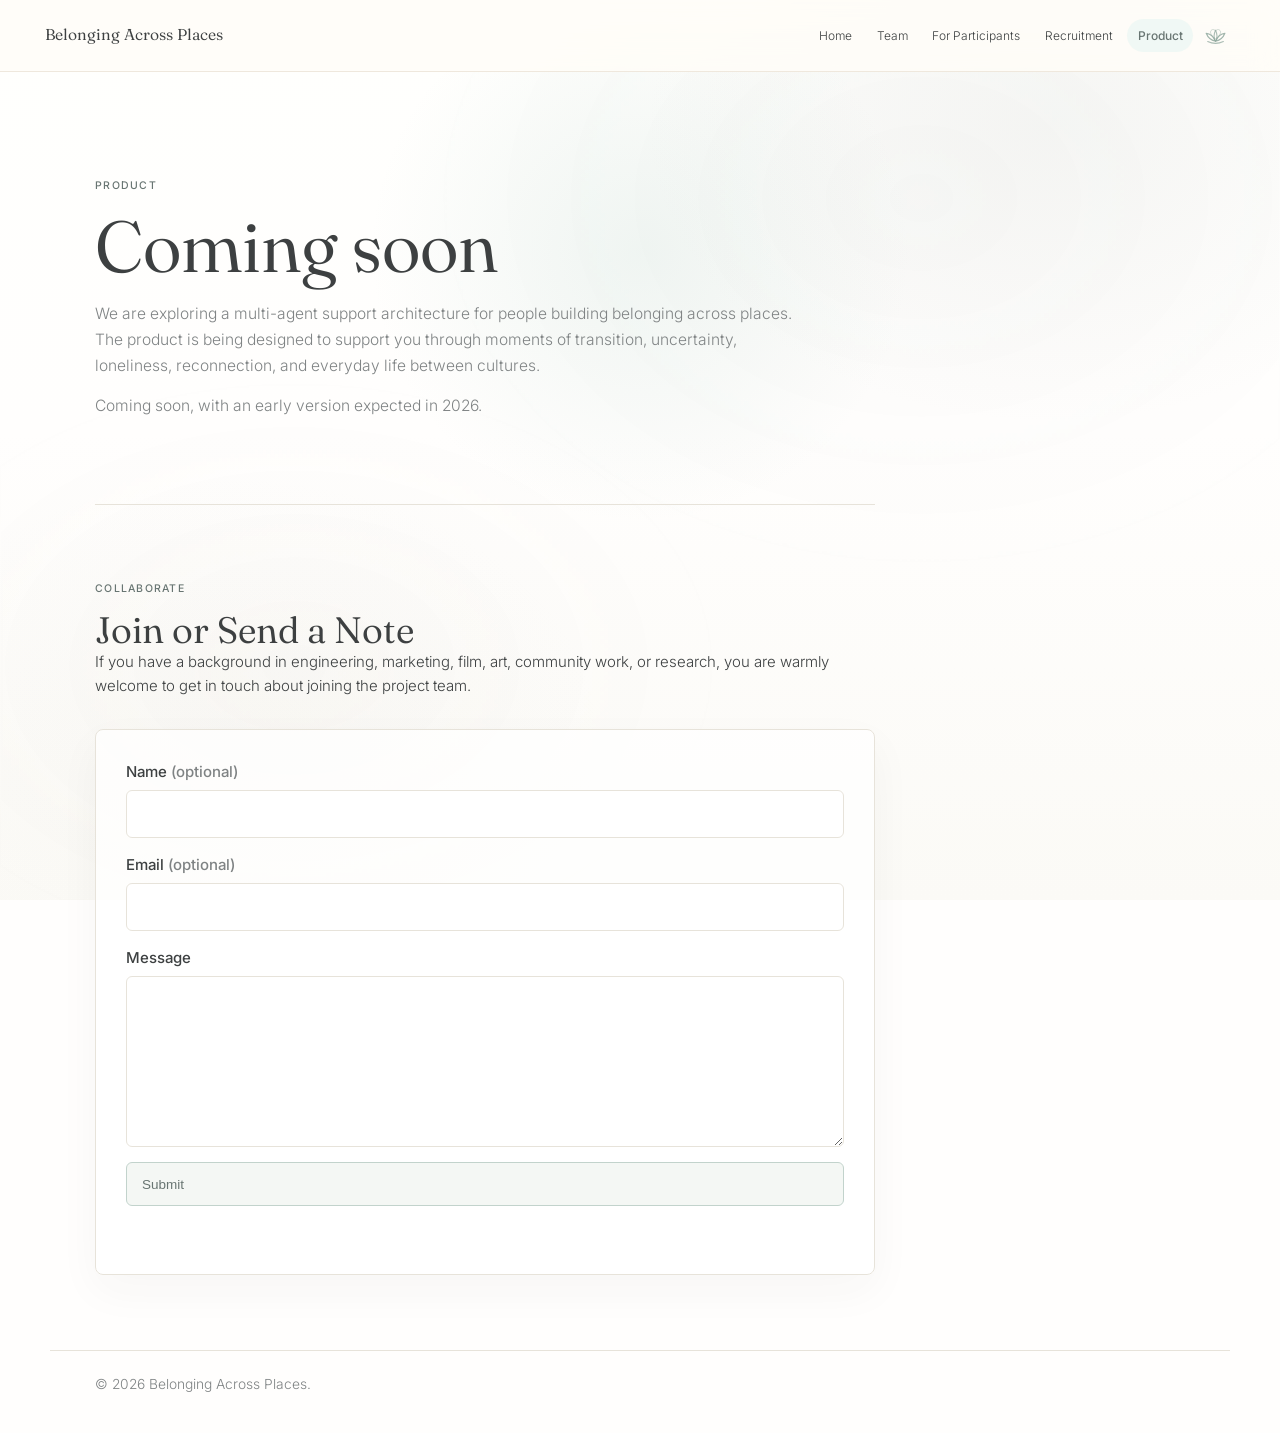
<file: product.html>
<!doctype html>
<html lang="en">
<head>
  <meta charset="utf-8">
  <meta name="viewport" content="width=device-width, initial-scale=1">
  <title>Product | Belonging Across Places</title>
  <meta name="description" content="A forthcoming multi-agent support product from the Belonging Across Places project.">
  <meta property="og:title" content="Product | Belonging Across Places">
  <meta property="og:description" content="A forthcoming multi-agent support product for belonging across places.">
  <meta property="og:type" content="website">
  <!-- REPLACE: Update og:url with your GitHub Pages URL. -->
  <meta property="og:url" content="https://YOUR-GITHUB-USERNAME.github.io/YOUR-REPOSITORY/product.html">
  <!-- REPLACE: Update og:image with an absolute URL to your preferred preview image. -->
  <meta property="og:image" content="https://YOUR-GITHUB-USERNAME.github.io/YOUR-REPOSITORY/og-image.png">
  <link rel="preconnect" href="https://fonts.googleapis.com">
  <link rel="preconnect" href="https://fonts.gstatic.com" crossorigin>
  <link href="https://fonts.googleapis.com/css2?family=Fraunces:opsz,wght@9..144,300..600&family=Inter:wght@200;300;400;500;600&family=Noto+Serif+SC:wght@400;500;600&display=swap" rel="stylesheet">
  <link rel="stylesheet" href="style.css?v=20260724-7">
</head>
<body data-page="product">
  <header class="site-header">
    <a class="site-mark" href="index.html" aria-label="Belonging Across Places home">Belonging Across Places</a>
    <button class="nav-toggle" type="button" aria-expanded="false" aria-controls="site-nav">
      <span class="nav-toggle__bar"></span>
      <span class="sr-only">Menu</span>
    </button>
    <nav class="site-nav" id="site-nav" aria-label="Main navigation">
      <a href="index.html" data-nav="home">Home</a>
      <a href="research-team.html" data-nav="team">Team</a>
      <a href="participant-info.html" data-nav="participants">For Participants</a>
      <a href="recruitment.html" data-nav="recruitment">Recruitment</a>
      <a href="blog.html" data-nav="blog">Blog</a>
      <a href="product.html" data-nav="product">Product</a>
      <a class="nav-care-link" href="wellbeing-resource.html" data-nav="wellbeing" aria-label="Wellbeing resources" title="Wellbeing resources">
        <svg class="nav-care-icon" viewBox="0 0 32 32" focusable="false" aria-hidden="true">
          <path class="care-petal care-petal--center" d="M16 25.4C13.7 21.8 13.8 18 16 13.4C18.2 18 18.3 21.8 16 25.4Z"></path>
          <path class="care-petal care-petal--left" d="M15.8 25.5C11.2 24.5 7.5 21.4 5.7 16.8C10.1 17.2 13.5 20.2 15.8 25.5Z"></path>
          <path class="care-petal care-petal--right" d="M16.2 25.5C20.8 24.5 24.5 21.4 26.3 16.8C21.9 17.2 18.5 20.2 16.2 25.5Z"></path>
          <path class="care-base" d="M7.4 25.9C10.1 27.2 13 27.9 16 27.9C19 27.9 21.9 27.2 24.6 25.9"></path>
          <path class="care-heart" d="M16 14.1C14.4 11.7 10.5 12.3 10.5 15.7C10.5 18.6 13.3 20.9 16 22.7C18.7 20.9 21.5 18.6 21.5 15.7C21.5 12.3 17.6 11.7 16 14.1Z"></path>
        </svg>
        <span class="nav-care-text">Well-being Resource</span>
      </a>
    </nav>
  </header>

  <main>
    <section class="coming-soon" aria-labelledby="product-heading">
      <p class="eyebrow">Product</p>
      <h1 id="product-heading">Coming soon</h1>
      <p>We are exploring a multi-agent support architecture for people building belonging across places. The product is being designed to support you through moments of transition, uncertainty, loneliness, reconnection, and everyday life between cultures.</p>
      <p class="product-note">Coming soon, with an early version expected in 2026.</p>
    </section>

    <section class="section form-section" aria-labelledby="feedback-heading">
      <div class="section__heading">
        <p class="eyebrow">Collaborate</p>
        <h2 id="feedback-heading">Join or Send a Note</h2>
        <p>If you have a background in engineering, marketing, film, art, community work, or research, you are warmly welcome to get in touch about joining the project team.</p>
      </div>

      <form class="feedback-form" data-formspree-form action="https://formspree.io/f/xjgnanqk" method="POST">
        <input type="hidden" name="_subject" value="Product collaboration note - Belonging Across Places">
        <input type="hidden" name="source" value="Product page">
        <div class="form-row">
          <label for="name">Name <span>(optional)</span></label>
          <input id="name" name="name" type="text" autocomplete="name">
        </div>
        <div class="form-row">
          <label for="email">Email <span>(optional)</span></label>
          <input id="email" name="email" type="email" autocomplete="email">
        </div>
        <div class="form-row">
          <label for="message">Message</label>
          <textarea id="message" name="message" rows="6" required></textarea>
        </div>
        <button class="button button--primary" type="submit">Submit</button>
        <p class="form-status" data-form-status role="status" aria-live="polite"></p>
      </form>
    </section>
  </main>

  <footer class="site-footer">
    <p>&copy; <span data-year></span> Belonging Across Places.</p>
  </footer>

  <script src="script.js?v=20260724-7"></script>
</body>
</html>
</file>
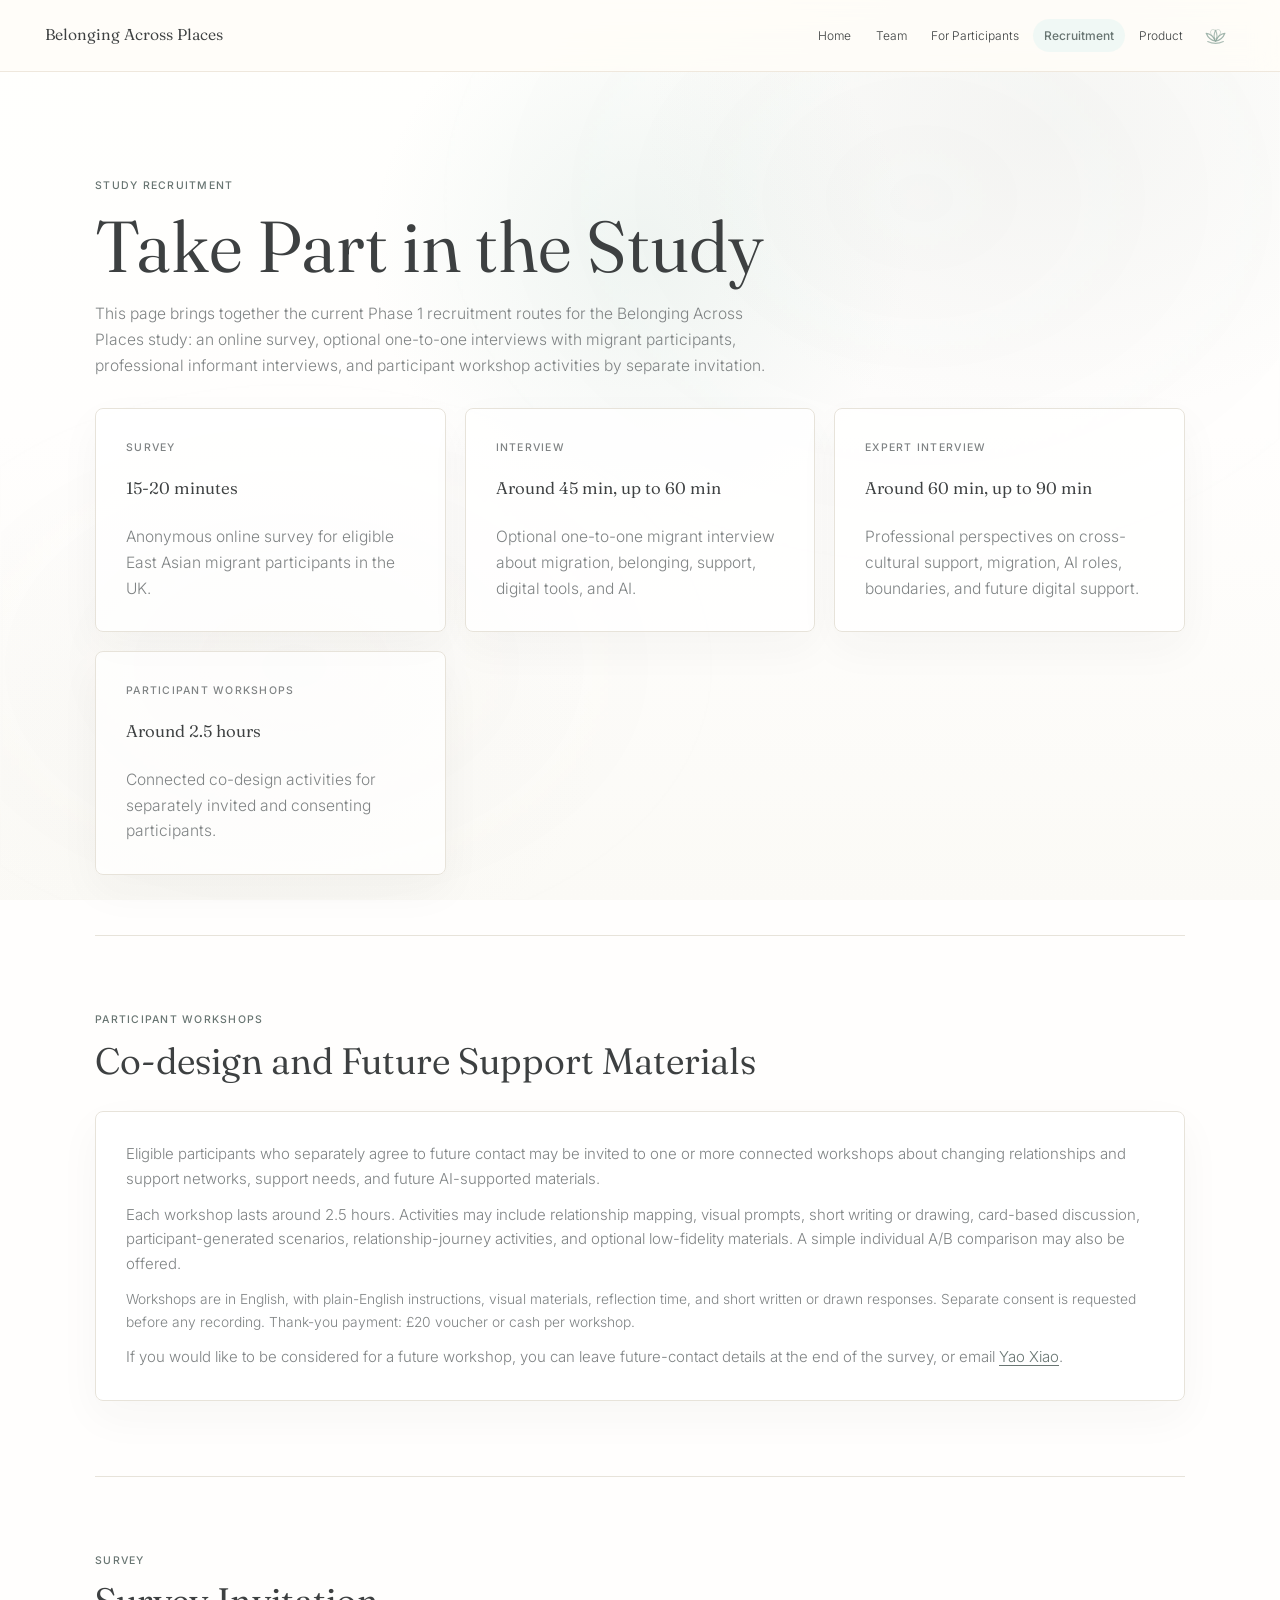
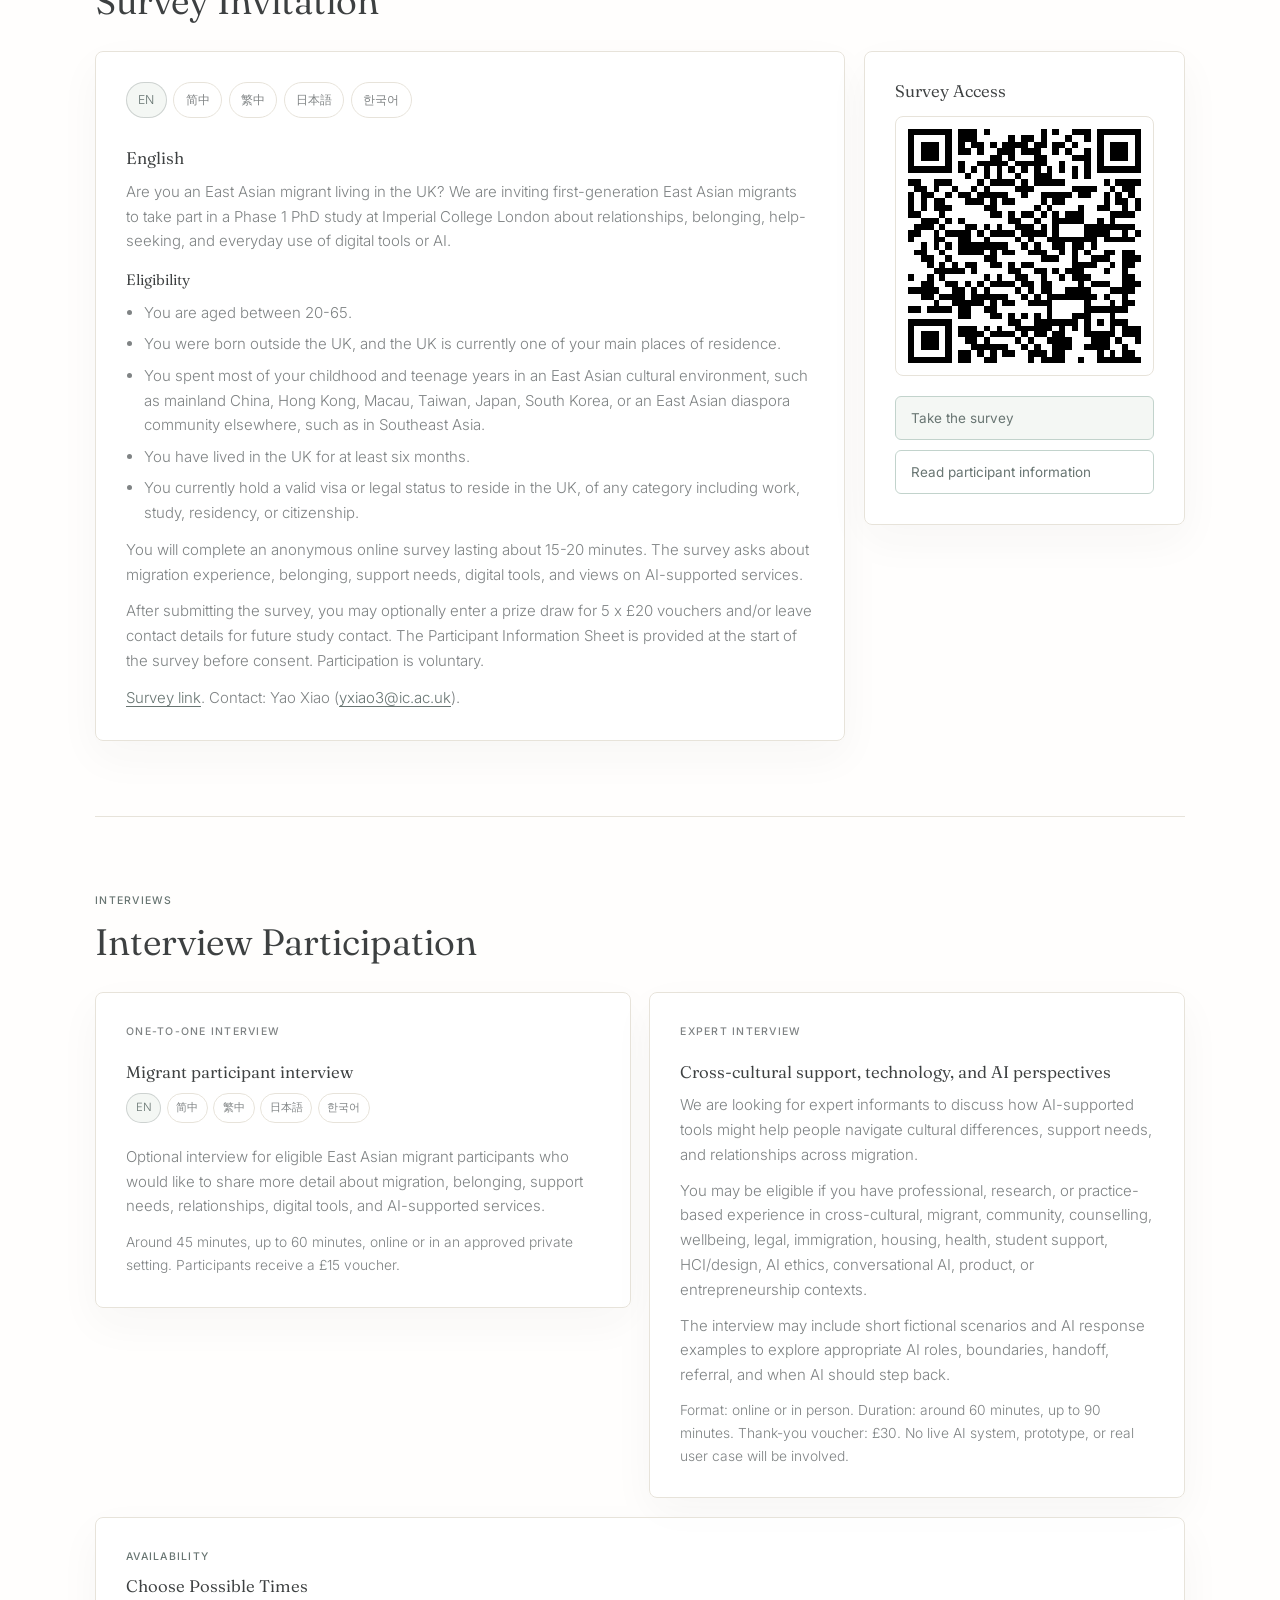
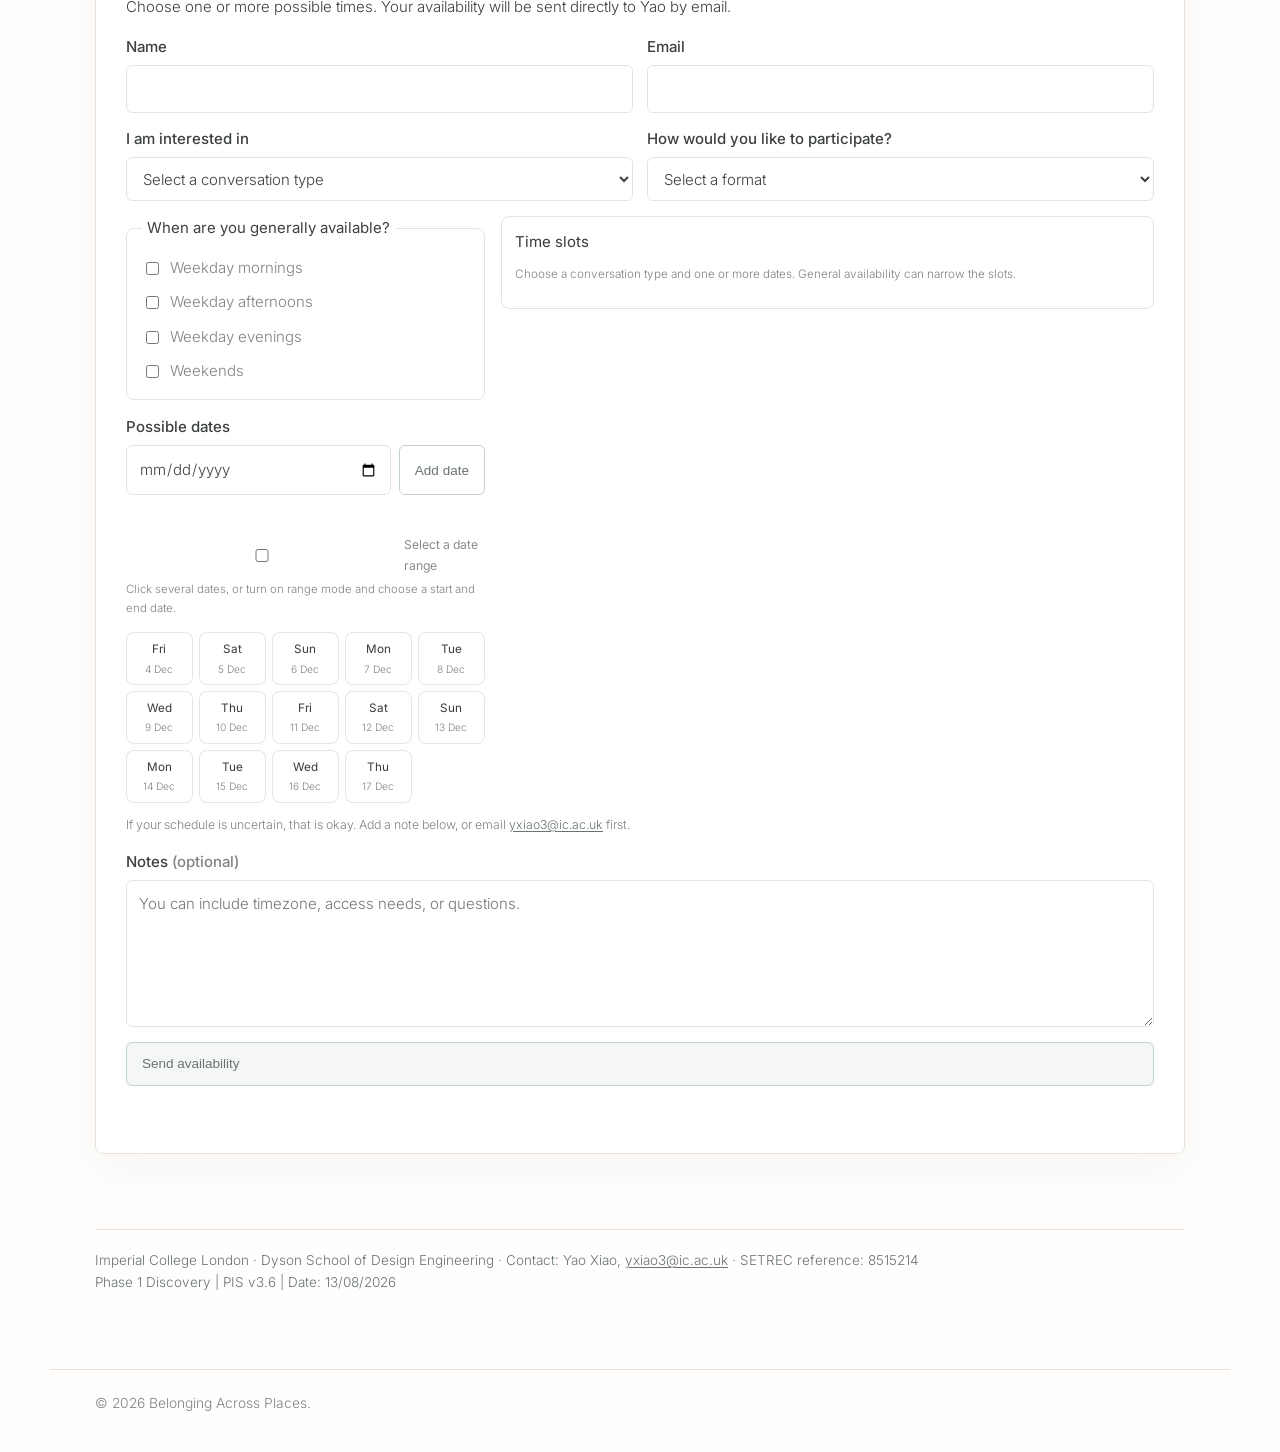
<file: recruitment.html>
<!doctype html>
<html lang="en">
<head>
  <meta charset="utf-8">
  <meta name="viewport" content="width=device-width, initial-scale=1">
  <title>Study Recruitment | Belonging Across Places</title>
  <meta name="description" content="Recruitment information for the Belonging Across Places Phase 1 survey, interviews, and participant workshops.">
  <meta property="og:title" content="Study Recruitment | Belonging Across Places">
  <meta property="og:description" content="Take part in a study on East Asian migrant experiences, belonging, support needs, digital tools, and AI in the UK.">
  <meta property="og:type" content="website">
  <!-- REPLACE: Update og:url with your GitHub Pages URL. -->
  <meta property="og:url" content="https://YOUR-GITHUB-USERNAME.github.io/YOUR-REPOSITORY/recruitment.html">
  <!-- REPLACE: Update og:image with an absolute URL to your preferred preview image. -->
  <meta property="og:image" content="https://YOUR-GITHUB-USERNAME.github.io/YOUR-REPOSITORY/og-image.png">
  <link rel="preconnect" href="https://fonts.googleapis.com">
  <link rel="preconnect" href="https://fonts.gstatic.com" crossorigin>
  <link href="https://fonts.googleapis.com/css2?family=Fraunces:opsz,wght@9..144,300..600&family=Inter:wght@200;300;400;500;600&family=Noto+Serif+SC:wght@400;500;600&display=swap" rel="stylesheet">
  <link rel="stylesheet" href="style.css?v=20260724-9">
</head>
<body data-page="recruitment">
  <header class="site-header">
    <a class="site-mark" href="index.html" aria-label="Belonging Across Places home">Belonging Across Places</a>
    <button class="nav-toggle" type="button" aria-expanded="false" aria-controls="site-nav">
      <span class="nav-toggle__bar"></span>
      <span class="sr-only">Menu</span>
    </button>
    <nav class="site-nav" id="site-nav" aria-label="Main navigation">
      <a href="index.html" data-nav="home">Home</a>
      <a href="research-team.html" data-nav="team">Team</a>
      <a href="participant-info.html" data-nav="participants">For Participants</a>
      <a href="recruitment.html" data-nav="recruitment">Recruitment</a>
      <a href="blog.html" data-nav="blog">Blog</a>
      <a href="product.html" data-nav="product">Product</a>
      <a class="nav-care-link" href="wellbeing-resource.html" data-nav="wellbeing" aria-label="Well-being resources" title="Well-being resources">
        <svg class="nav-care-icon" viewBox="0 0 32 32" focusable="false" aria-hidden="true">
          <path class="care-petal care-petal--center" d="M16 25.4C13.7 21.8 13.8 18 16 13.4C18.2 18 18.3 21.8 16 25.4Z"></path>
          <path class="care-petal care-petal--left" d="M15.8 25.5C11.2 24.5 7.5 21.4 5.7 16.8C10.1 17.2 13.5 20.2 15.8 25.5Z"></path>
          <path class="care-petal care-petal--right" d="M16.2 25.5C20.8 24.5 24.5 21.4 26.3 16.8C21.9 17.2 18.5 20.2 16.2 25.5Z"></path>
          <path class="care-base" d="M7.4 25.9C10.1 27.2 13 27.9 16 27.9C19 27.9 21.9 27.2 24.6 25.9"></path>
          <path class="care-heart" d="M16 14.1C14.4 11.7 10.5 12.3 10.5 15.7C10.5 18.6 13.3 20.9 16 22.7C18.7 20.9 21.5 18.6 21.5 15.7C21.5 12.3 17.6 11.7 16 14.1Z"></path>
        </svg>
        <span class="nav-care-text">Well-being Resource</span>
      </a>
    </nav>
  </header>

  <main>
    <section class="page-intro recruitment-intro" id="top">
      <p class="eyebrow">Study Recruitment</p>
      <h1>Take Part in the Study</h1>
      <p>This page brings together the current Phase 1 recruitment routes for the Belonging Across Places study: an online survey, optional one-to-one interviews with migrant participants, professional informant interviews, and participant workshop activities by separate invitation.</p>

      <div class="route-summary" aria-label="Recruitment routes">
        <a class="route-card" href="#survey-section">
          <p class="eyebrow">Survey</p>
          <h3>15-20 minutes</h3>
          <p>Anonymous online survey for eligible East Asian migrant participants in the UK.</p>
        </a>
        <a class="route-card" href="#migrant-interview">
          <p class="eyebrow">Interview</p>
          <h3>Around 45 min, up to 60 min</h3>
          <p>Optional one-to-one migrant interview about migration, belonging, support, digital tools, and AI.</p>
        </a>
        <a class="route-card" href="#expert-interview">
          <p class="eyebrow">Expert Interview</p>
          <h3>Around 60 min, up to 90 min</h3>
          <p>Professional perspectives on cross-cultural support, migration, AI roles, boundaries, and future digital support.</p>
        </a>
        <a class="route-card" href="#workshop-section">
          <p class="eyebrow">Participant workshops</p>
          <h3>Around 2.5 hours</h3>
          <p>Connected co-design activities for separately invited and consenting participants.</p>
        </a>
      </div>
    </section>

    <section class="section" id="workshop-section" aria-labelledby="workshop-heading">
      <div class="section__heading">
        <p class="eyebrow">Participant Workshops</p>
        <h2 id="workshop-heading">Co-design and Future Support Materials</h2>
      </div>
      <div class="route-card workshop-card">
        <p>Eligible participants who separately agree to future contact may be invited to one or more connected workshops about changing relationships and support networks, support needs, and future AI-supported materials.</p>
        <p>Each workshop lasts around 2.5 hours. Activities may include relationship mapping, visual prompts, short writing or drawing, card-based discussion, participant-generated scenarios, relationship-journey activities, and optional low-fidelity materials. A simple individual A/B comparison may also be offered.</p>
        <p class="route-meta">Workshops are in English, with plain-English instructions, visual materials, reflection time, and short written or drawn responses. Separate consent is requested before any recording. Thank-you payment: £20 voucher or cash per workshop.</p>
        <p>If you would like to be considered for a future workshop, you can leave future-contact details at the end of the survey, or email <a href="mailto:yxiao3@ic.ac.uk?subject=Participant%20workshop%20interest">Yao Xiao</a>.</p>
      </div>
    </section>

    <section class="section survey-section" id="survey-section" aria-labelledby="survey-heading">
      <div class="section__heading">
        <p class="eyebrow">Survey</p>
        <h2 id="survey-heading">Survey Invitation</h2>
      </div>

      <div class="survey-layout">
        <div class="language-panel survey-invitation" data-language-region>
          <div class="language-switcher" aria-label="Survey invitation language">
            <button type="button" data-language-button="en" aria-pressed="true">EN</button>
            <button type="button" data-language-button="zh-cn" aria-pressed="false">简中</button>
            <button type="button" data-language-button="zh-tw" aria-pressed="false">繁中</button>
            <button type="button" data-language-button="ja" aria-pressed="false">日本語</button>
            <button type="button" data-language-button="ko" aria-pressed="false">한국어</button>
          </div>

          <article class="language-copy" id="recruitment-en" lang="en" data-language-panel="en">
        <h3>English</h3>
        <p>Are you an East Asian migrant living in the UK? We are inviting first-generation East Asian migrants to take part in a Phase 1 PhD study at Imperial College London about relationships, belonging, help-seeking, and everyday use of digital tools or AI.</p>
        <h4>Eligibility</h4>
        <ul>
          <li>You are aged between 20-65.</li>
          <li>You were born outside the UK, and the UK is currently one of your main places of residence.</li>
          <li>You spent most of your childhood and teenage years in an East Asian cultural environment, such as mainland China, Hong Kong, Macau, Taiwan, Japan, South Korea, or an East Asian diaspora community elsewhere, such as in Southeast Asia.</li>
          <li>You have lived in the UK for at least six months.</li>
          <li>You currently hold a valid visa or legal status to reside in the UK, of any category including work, study, residency, or citizenship.</li>
        </ul>
        <p>You will complete an anonymous online survey lasting about 15-20 minutes. The survey asks about migration experience, belonging, support needs, digital tools, and views on AI-supported services.</p>
        <p>After submitting the survey, you may optionally enter a prize draw for 5 x £20 vouchers and/or leave contact details for future study contact. The Participant Information Sheet is provided at the start of the survey before consent. Participation is voluntary.</p>
        <p><a href="https://imperial.eu.qualtrics.com/jfe/form/SV_9uJEkjaO7ezP7wO">Survey link</a>. Contact: Yao Xiao (<a href="mailto:yxiao3@ic.ac.uk">yxiao3@ic.ac.uk</a>).</p>
      </article>

          <article class="language-copy" id="recruitment-zh-cn" lang="zh-Hans" data-language-panel="zh-cn" hidden>
        <h3>简体中文</h3>
        <p>你是在英国生活的东亚移民吗？我们正在邀请第一代东亚移民参加一项帝国理工学院博士研究的第一阶段探索研究。本研究关注关系、归属感、求助经验，以及日常生活中数字工具或 AI 的使用。</p>
        <h4>参加条件</h4>
        <ul>
          <li>年龄在 20-65 岁之间。</li>
          <li>你出生在英国以外，目前英国是你的主要居住地之一。</li>
          <li>你的童年和青少年时期大部分时间是在东亚文化环境中度过，例如中国大陆、香港、澳门、台湾、日本、韩国，或其他地区的东亚侨民/社群（例如东南亚）。</li>
          <li>你已在英国居住至少六个月。</li>
          <li>你目前持有在英国居住的有效签证或合法身份（任何类别，包括工作、学习、居留或公民身份）。</li>
        </ul>
        <p>你需要做什么：完成一份匿名线上问卷，约 15-20 分钟。问卷会询问你的移民经历、归属感、支持需求、数字工具使用，以及对 AI 支持服务的看法。</p>
        <p>提交问卷后，你可以自愿选择参加 5 份 £20 礼券抽奖，和/或留下联系方式以便未来研究联系。参与者信息表将在问卷开始前提供，并在同意参与前供你阅读。参与完全自愿。</p>
        <p>问卷链接：<a href="https://imperial.eu.qualtrics.com/jfe/form/SV_9uJEkjaO7ezP7wO">点击进入问卷</a>。联系人：肖遥 / Yao Xiao（<a href="mailto:yxiao3@ic.ac.uk">yxiao3@ic.ac.uk</a>）。</p>
      </article>

          <article class="language-copy" id="recruitment-zh-tw" lang="zh-Hant" data-language-panel="zh-tw" hidden>
        <h3>繁體中文</h3>
        <p>你是在英國生活的東亞移民嗎？我們正在邀請第一代東亞移民參加一項帝國理工學院博士研究的第一階段探索研究。本研究關注關係、歸屬感、求助經驗，以及日常生活中數碼工具或 AI 的使用。</p>
        <h4>參加條件</h4>
        <ul>
          <li>年齡在 20-65 歲之間。</li>
          <li>你在英國以外出生，目前英國是你的主要居住地之一。</li>
          <li>你的童年和青少年時期大部分時間是在東亞文化環境中度過，例如中國大陸、香港、澳門、台灣、日本、韓國，或其他地區的東亞僑民/社群（例如東南亞）。</li>
          <li>你已在英國居住至少六個月。</li>
          <li>你目前持有在英國居住的有效簽證或合法身份（任何類別，包括工作、學習、居留或公民身份）。</li>
        </ul>
        <p>你需要做什麼：完成一份匿名網上問卷，約 15-20 分鐘。問卷會詢問你的移民經驗、歸屬感、支持需求、數碼工具使用，以及對 AI 支持服務的看法。</p>
        <p>提交問卷後，你可以自願選擇參加 5 份 £20 禮券抽獎，和/或留下聯絡方式以便未來研究聯絡。參與者資訊表將在問卷開始前提供，並在同意參與前供你閱讀。參與完全自願。</p>
        <p>問卷連結：<a href="https://imperial.eu.qualtrics.com/jfe/form/SV_9uJEkjaO7ezP7wO">點擊進入問卷</a>。聯絡人：肖遙 / Yao Xiao（<a href="mailto:yxiao3@ic.ac.uk">yxiao3@ic.ac.uk</a>）。</p>
      </article>

          <article class="language-copy" id="recruitment-ja" lang="ja" data-language-panel="ja" hidden>
        <h3>日本語</h3>
        <p>英国で暮らす東アジア系移民の方にご協力をお願いしています。これはインペリアル・カレッジ・ロンドンの博士研究における第1フェーズ探索研究で、人間関係、帰属意識、支援の求め方、日常生活でのデジタルツールや AI の利用について調査しています。</p>
        <h4>参加条件</h4>
        <ul>
          <li>年齢が20歳から65歳までである。</li>
          <li>英国外で生まれ、現在英国が主な居住地の一つである。</li>
          <li>幼少期および10代の大部分を、中国本土、香港、マカオ、台湾、日本、韓国、または東南アジアなど他地域の東アジア系ディアスポラ・コミュニティなどの東アジア文化環境で過ごした。</li>
          <li>英国に少なくとも6か月住んでいる。</li>
          <li>現在、英国に居住するための有効なビザまたは合法的な在留資格を持っている（就労、就学、居住資格、市民権など、種類は問いません）。</li>
        </ul>
        <p>参加内容：匿名のオンラインアンケートに回答します。所要時間は約15-20分です。アンケートでは、移民経験、帰属意識、支援ニーズ、デジタルツールの利用、AI支援サービスへの考えを尋ねます。</p>
        <p>アンケート提出後、任意で £20 ギフト券5名分の抽選に参加したり、今後の研究連絡のための連絡先を残したりすることができます。参加者情報シートは、同意の前にアンケート冒頭で提示されます。参加は完全に任意です。</p>
        <p>アンケートリンク：<a href="https://imperial.eu.qualtrics.com/jfe/form/SV_9uJEkjaO7ezP7wO">アンケートを開く</a>。連絡先：Yao Xiao（<a href="mailto:yxiao3@ic.ac.uk">yxiao3@ic.ac.uk</a>）。</p>
      </article>

          <article class="language-copy" id="recruitment-ko" lang="ko" data-language-panel="ko" hidden>
        <h3>한국어</h3>
        <p>영국에 거주하는 동아시아 출신 이민자분들을 연구에 초대합니다.</p>
        <p>본 연구는 임페리얼 칼리지 런던 박사과정 연구의 첫 번째 탐색 단계입니다. 영국에서 생활하며 경험하는 인간관계와 소속감, 도움이 필요할 때 지원을 구하는 방식, 일상에서 디지털 도구와 인공지능(AI)을 사용하는 경험을 알아보고자 합니다.</p>
        <h4>참여 조건</h4>
        <ul>
          <li>만 20-65세입니다.</li>
          <li>영국 밖에서 태어났으며, 현재 영국이 주요 거주지 중 하나입니다.</li>
          <li>어린 시절과 청소년기의 대부분을 중국 본토, 홍콩, 마카오, 대만, 일본, 한국 또는 동남아시아 등 다른 지역의 동아시아 디아스포라 공동체와 같은 동아시아 문화 환경에서 보냈습니다.</li>
          <li>영국에서 최소 6개월 이상 거주했습니다.</li>
          <li>현재 영국에 거주할 수 있는 유효한 비자 또는 합법적 체류 자격을 보유하고 있습니다(취업, 학업, 거주, 시민권 등 모든 유형 포함).</li>
        </ul>
        <p>참여자는 약 15-20분 동안 익명 온라인 설문에 응답하게 됩니다. 설문에서는 이민 경험, 소속감, 필요한 도움과 지원, 디지털 도구 사용 경험, AI 기반 지원 서비스에 대한 생각을 질문합니다.</p>
        <p>설문을 완료한 후, 희망하시는 경우 £20 상당의 상품권 추첨에 응모하실 수 있습니다(총 5명 추첨). 또한 후속 연구 안내를 희망하시는 경우 연락처를 남기실 수 있습니다. 추첨 및 후속 연구 연락을 위한 연락처는 설문 응답과 별도로 관리됩니다.</p>
        <p>설문을 시작하기 전에 연구의 목적과 참여 내용을 설명한 참여자 설명문을 확인하실 수 있습니다. 연구 참여는 전적으로 자발적 동의에 따릅니다.</p>
        <p>설문 링크: <a href="https://imperial.eu.qualtrics.com/jfe/form/SV_9uJEkjaO7ezP7wO">설문 열기</a></p>
        <p>문의: Yao Xiao (<a href="mailto:yxiao3@ic.ac.uk">yxiao3@ic.ac.uk</a>)</p>
      </article>
        </div>

        <aside class="survey-actions qr-panel" aria-labelledby="survey-actions-heading">
          <h3 id="survey-actions-heading">Survey Access</h3>
          <a class="qr-image-link" href="https://imperial.eu.qualtrics.com/jfe/form/SV_9uJEkjaO7ezP7wO" aria-label="Open the Qualtrics survey">
            <img class="qr-image" src="assets/images/survey-qrcode.png" alt="QR code linking to the Qualtrics survey">
          </a>
          <div class="button-row">
            <a class="button button--primary" href="https://imperial.eu.qualtrics.com/jfe/form/SV_9uJEkjaO7ezP7wO">Take the survey</a>
            <a class="button button--ghost" href="participant-info.html">Read participant information</a>
          </div>
        </aside>
      </div>
    </section>

    <section class="section interview-section" aria-labelledby="interviews-heading">
      <div class="section__heading">
        <p class="eyebrow">Interviews</p>
        <h2 id="interviews-heading">Interview Participation</h2>
      </div>

      <div class="interview-layout">
        <div class="interview-cards">
          <article class="route-card" id="migrant-interview">
            <p class="eyebrow">One-to-one interview</p>
            <h3>Migrant participant interview</h3>
            <div class="language-switcher" aria-label="Migrant interview language">
              <button type="button" data-language-button="en" aria-pressed="true">EN</button>
              <button type="button" data-language-button="zh-cn" aria-pressed="false">简中</button>
              <button type="button" data-language-button="zh-tw" aria-pressed="false">繁中</button>
              <button type="button" data-language-button="ja" aria-pressed="false">日本語</button>
              <button type="button" data-language-button="ko" aria-pressed="false">한국어</button>
            </div>

            <div class="language-copy" id="migrant-interview-en" lang="en" data-language-panel="en">
              <p>Optional interview for eligible East Asian migrant participants who would like to share more detail about migration, belonging, support needs, relationships, digital tools, and AI-supported services.</p>
              <p class="route-meta">Around 45 minutes, up to 60 minutes, online or in an approved private setting. Participants receive a £15 voucher.</p>
            </div>

            <div class="language-copy" id="migrant-interview-zh-cn" lang="zh-Hans" data-language-panel="zh-cn" hidden>
              <p>可选一对一访谈，面向符合条件、希望更详细分享移民经历、归属感、支持需求、人际关系、数字工具和 AI 支持服务看法的东亚移民参与者。</p>
              <p class="route-meta">约 45 分钟，最长 60 分钟，线上或在获批准的私密场所进行。访谈参与者可获得 £15 礼券。</p>
            </div>

            <div class="language-copy" id="migrant-interview-zh-tw" lang="zh-Hant" data-language-panel="zh-tw" hidden>
              <p>可選一對一訪談，面向符合條件、希望更詳細分享移民經驗、歸屬感、支持需求、人際關係、數碼工具和 AI 支持服務看法的東亞移民參與者。</p>
              <p class="route-meta">約 45 分鐘，最長 60 分鐘，網上或在獲批准的私密場所進行。訪談參與者可獲得 £15 禮券。</p>
            </div>

            <div class="language-copy" id="migrant-interview-ja" lang="ja" data-language-panel="ja" hidden>
              <p>条件を満たす東アジア系移民参加者のうち、移住経験、帰属意識、支援ニーズ、人間関係、デジタルツール、AI支援サービスへの考えについて、より詳しく共有したい方を対象とした任意の個別インタビューです。</p>
              <p class="route-meta">約45分、最長60分、オンラインまたは承認された私的な場所で実施します。参加者には £15 ギフト券を提供します。</p>
            </div>

            <div class="language-copy" id="migrant-interview-ko" lang="ko" data-language-panel="ko" hidden>
              <p>참여 조건에 해당하며 이민 경험, 소속감, 필요한 지원, 인간관계, 디지털 도구, AI 기반 지원 서비스에 대한 생각을 더 자세히 나누고 싶은 동아시아 이민자 참여자를 위한 선택적 일대일 인터뷰입니다.</p>
              <p class="route-meta">약 45분, 최대 60분 동안 온라인 또는 승인된 사적인 장소에서 진행됩니다. 인터뷰 참여자는 £15 상품권을 받습니다.</p>
            </div>
          </article>

          <article class="route-card" id="expert-interview">
            <p class="eyebrow">Expert interview</p>
            <h3>Cross-cultural support, technology, and AI perspectives</h3>
            <p>We are looking for expert informants to discuss how AI-supported tools might help people navigate cultural differences, support needs, and relationships across migration.</p>
            <p>You may be eligible if you have professional, research, or practice-based experience in cross-cultural, migrant, community, counselling, wellbeing, legal, immigration, housing, health, student support, HCI/design, AI ethics, conversational AI, product, or entrepreneurship contexts.</p>
            <p>The interview may include short fictional scenarios and AI response examples to explore appropriate AI roles, boundaries, handoff, referral, and when AI should step back.</p>
            <p class="route-meta">Format: online or in person. Duration: around 60 minutes, up to 90 minutes. Thank-you voucher: £30. No live AI system, prototype, or real user case will be involved.</p>
          </article>
        </div>

        <form class="feedback-form availability-form" data-availability-form action="https://formspree.io/f/xjgnanqk" method="POST">
          <input type="hidden" name="_subject" value="Interview availability - Belonging Across Places">
          <div class="section__heading">
            <p class="eyebrow">Availability</p>
            <h3>Choose Possible Times</h3>
            <p>Choose one or more possible times. Your availability will be sent directly to Yao by email.</p>
          </div>
          <div class="availability-fields">
            <div class="form-row">
              <label for="availability-name">Name</label>
              <input id="availability-name" name="name" type="text" autocomplete="name" required>
            </div>
            <div class="form-row">
              <label for="availability-email">Email</label>
              <input id="availability-email" name="email" type="email" autocomplete="email" required>
            </div>
            <div class="form-row">
              <label for="availability-route">I am interested in</label>
              <select id="availability-route" name="route" data-availability-route required>
                <option value="">Select a conversation type</option>
                <option value="Participant interview">Participant interview (around 45 min, up to 60 min)</option>
                <option value="Expert interview">Expert interview (around 60 min, up to 90 min)</option>
                <option value="Project collaboration / coffee chat">Project collaboration / coffee chat (20 min)</option>
              </select>
            </div>
            <div class="form-row">
              <label for="availability-mode">How would you like to participate?</label>
              <select id="availability-mode" name="meeting_mode" required>
                <option value="">Select a format</option>
                <option>Online via Microsoft Teams</option>
                <option>In person at Imperial College London</option>
              </select>
            </div>
          </div>
          <input type="hidden" name="duration" data-availability-duration>
          <input type="hidden" name="timezone" value="UK time">
          <input type="hidden" name="preferred_dates_summary" data-selected-dates-summary>
          <input type="hidden" name="preferred_time_slots_summary" data-selected-slots-summary>
          <div class="availability-main">
            <div class="availability-controls">
              <fieldset class="availability-options">
                <legend>When are you generally available?</legend>
                <label><input type="checkbox" name="general_availability" value="Weekday mornings" data-availability-window="weekday-morning"> Weekday mornings</label>
                <label><input type="checkbox" name="general_availability" value="Weekday afternoons" data-availability-window="weekday-afternoon"> Weekday afternoons</label>
                <label><input type="checkbox" name="general_availability" value="Weekday evenings" data-availability-window="weekday-evening"> Weekday evenings</label>
                <label><input type="checkbox" name="general_availability" value="Weekends" data-availability-window="weekend"> Weekends</label>
              </fieldset>
              <div class="form-row">
                <label for="availability-date">Possible dates</label>
                <div class="date-add-row">
                  <input id="availability-date" name="preferred_date" type="date" data-availability-date>
                  <button class="button button--ghost" type="button" data-add-date>Add date</button>
                </div>
                <div class="selected-dates" data-selected-dates aria-live="polite"></div>
                <div class="date-picker-tools">
                  <label><input type="checkbox" data-range-mode> Select a date range</label>
                  <small>Click several dates, or turn on range mode and choose a start and end date.</small>
                </div>
                <div class="quick-date-grid" data-quick-date-grid aria-label="Quick date picker"></div>
              </div>
            </div>
            <div class="slot-panel">
              <div class="slot-panel__header">
                <span>Time slots <em data-slot-duration></em></span>
                <small data-slot-helper>Choose a type and one or more dates. General availability can narrow the slots.</small>
              </div>
              <div class="slot-grid" data-slot-options role="group" aria-label="Suggested time slots"></div>
            </div>
          </div>
          <p class="availability-note">If your schedule is uncertain, that is okay. Add a note below, or email <a href="mailto:yxiao3@ic.ac.uk">yxiao3@ic.ac.uk</a> first.</p>
          <div class="form-row">
            <label for="availability-notes">Notes <span>(optional)</span></label>
            <textarea id="availability-notes" name="notes" rows="5" placeholder="You can include timezone, access needs, or questions."></textarea>
          </div>
          <button class="button button--primary" type="submit">Send availability</button>
          <span class="heart-confirmation" aria-hidden="true"></span>
          <p class="form-status" data-availability-status role="status" aria-live="polite"></p>
        </form>
      </div>
    </section>

    <section class="section recruitment-version" aria-label="Recruitment material version">
      <p>Imperial College London · Dyson School of Design Engineering · Contact: Yao Xiao, <a href="mailto:yxiao3@ic.ac.uk">yxiao3@ic.ac.uk</a> · SETREC reference: 8515214</p>
      <p>Phase 1 Discovery | PIS v3.6 | Date: 13/08/2026</p>
    </section>
  </main>

  <footer class="site-footer">
    <p>&copy; <span data-year></span> Belonging Across Places.</p>
  </footer>

  <script src="script.js?v=20260813-1"></script>
</body>
</html>
</file>
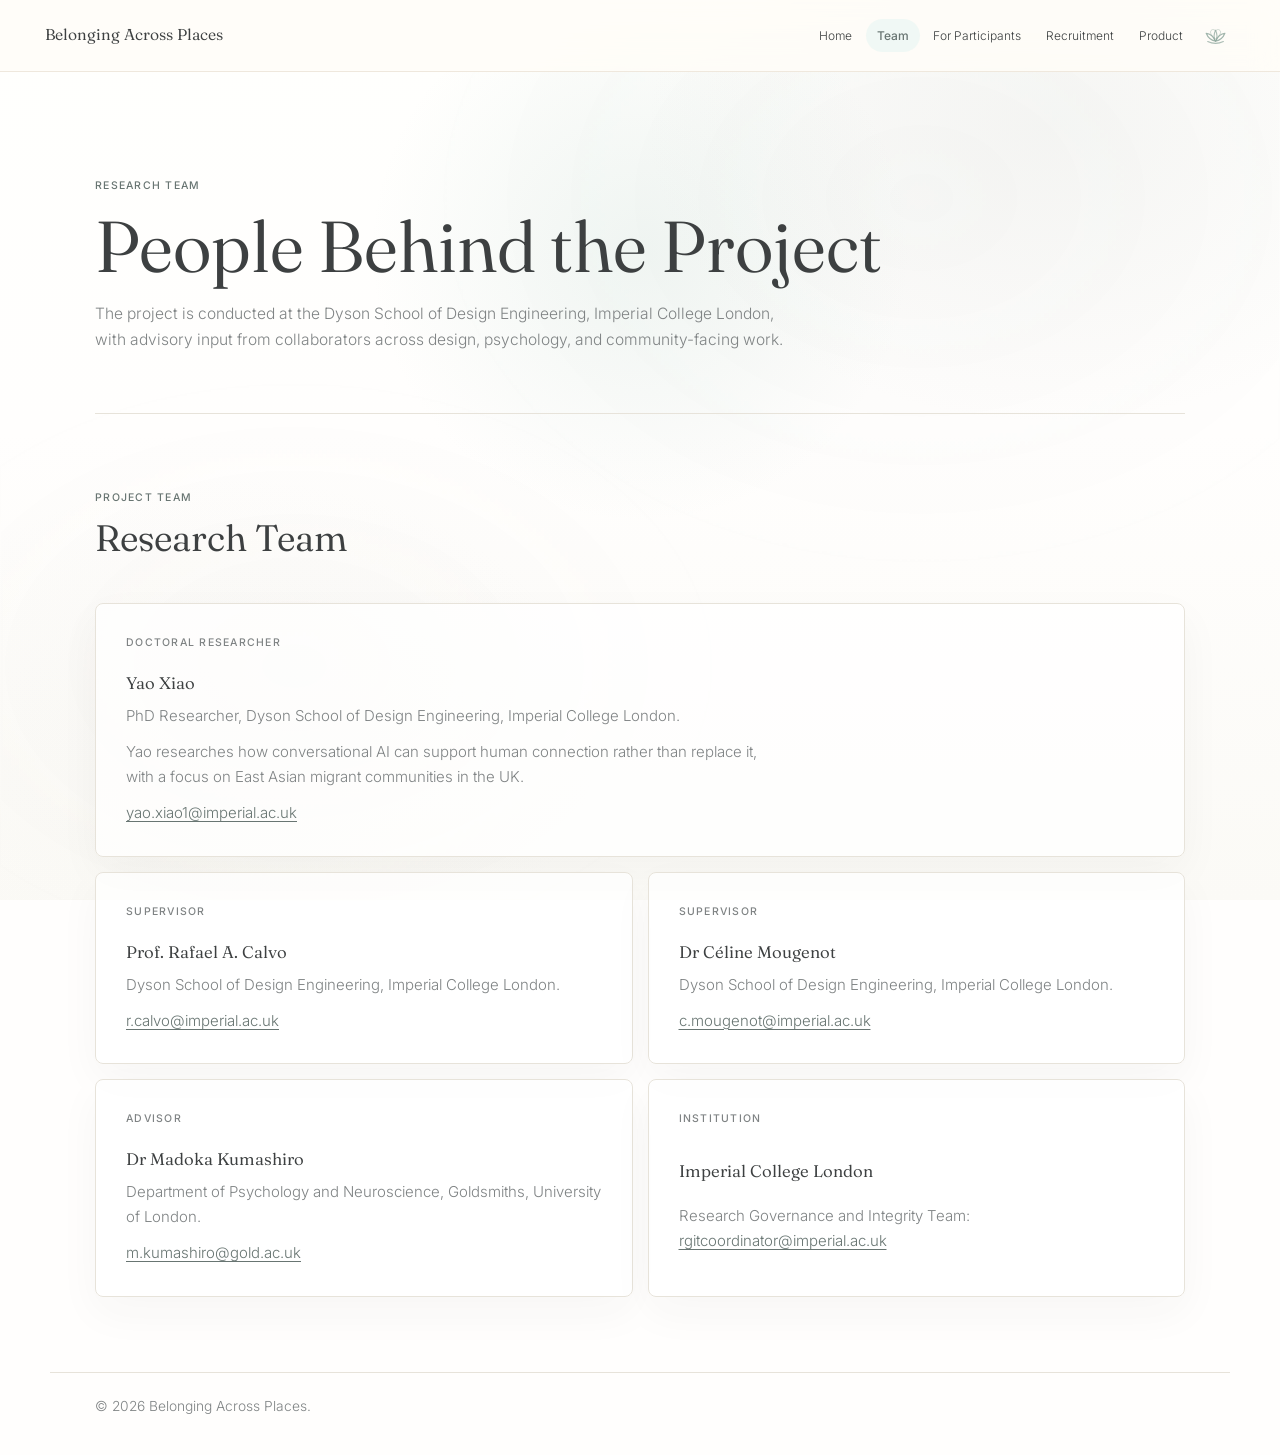
<file: research-team.html>
<!doctype html>
<html lang="en">
<head>
  <meta charset="utf-8">
  <meta name="viewport" content="width=device-width, initial-scale=1">
  <title>Research Team | Belonging Across Places</title>
  <meta name="description" content="Research team and advisors for the Belonging Across Places project.">
  <meta property="og:title" content="Research Team | Belonging Across Places">
  <meta property="og:description" content="Project team, advisors, and contact details for Belonging Across Places.">
  <meta property="og:type" content="website">
  <!-- REPLACE: Update og:url with your GitHub Pages URL. -->
  <meta property="og:url" content="https://YOUR-GITHUB-USERNAME.github.io/YOUR-REPOSITORY/research-team.html">
  <!-- REPLACE: Update og:image with an absolute URL to your preferred preview image. -->
  <meta property="og:image" content="https://YOUR-GITHUB-USERNAME.github.io/YOUR-REPOSITORY/og-image.png">
  <link rel="preconnect" href="https://fonts.googleapis.com">
  <link rel="preconnect" href="https://fonts.gstatic.com" crossorigin>
  <link href="https://fonts.googleapis.com/css2?family=Fraunces:opsz,wght@9..144,300..600&family=Inter:wght@200;300;400;500;600&family=Noto+Serif+SC:wght@400;500;600&display=swap" rel="stylesheet">
  <link rel="stylesheet" href="style.css?v=20260724-8">
</head>
<body data-page="team">
  <header class="site-header">
    <a class="site-mark" href="index.html" aria-label="Belonging Across Places home">Belonging Across Places</a>
    <button class="nav-toggle" type="button" aria-expanded="false" aria-controls="site-nav">
      <span class="nav-toggle__bar"></span>
      <span class="sr-only">Menu</span>
    </button>
    <nav class="site-nav" id="site-nav" aria-label="Main navigation">
      <a href="index.html" data-nav="home">Home</a>
      <a href="research-team.html" data-nav="team">Team</a>
      <a href="participant-info.html" data-nav="participants">For Participants</a>
      <a href="recruitment.html" data-nav="recruitment">Recruitment</a>
      <a href="blog.html" data-nav="blog">Blog</a>
      <a href="product.html" data-nav="product">Product</a>
      <a class="nav-care-link" href="wellbeing-resource.html" data-nav="wellbeing" aria-label="Wellbeing resources" title="Wellbeing resources">
        <svg class="nav-care-icon" viewBox="0 0 32 32" focusable="false" aria-hidden="true">
          <path class="care-petal care-petal--center" d="M16 25.4C13.7 21.8 13.8 18 16 13.4C18.2 18 18.3 21.8 16 25.4Z"></path>
          <path class="care-petal care-petal--left" d="M15.8 25.5C11.2 24.5 7.5 21.4 5.7 16.8C10.1 17.2 13.5 20.2 15.8 25.5Z"></path>
          <path class="care-petal care-petal--right" d="M16.2 25.5C20.8 24.5 24.5 21.4 26.3 16.8C21.9 17.2 18.5 20.2 16.2 25.5Z"></path>
          <path class="care-base" d="M7.4 25.9C10.1 27.2 13 27.9 16 27.9C19 27.9 21.9 27.2 24.6 25.9"></path>
          <path class="care-heart" d="M16 14.1C14.4 11.7 10.5 12.3 10.5 15.7C10.5 18.6 13.3 20.9 16 22.7C18.7 20.9 21.5 18.6 21.5 15.7C21.5 12.3 17.6 11.7 16 14.1Z"></path>
        </svg>
        <span class="nav-care-text">Well-being Resource</span>
      </a>
    </nav>
  </header>

  <main>
    <section class="page-intro">
      <p class="eyebrow">Research Team</p>
      <h1>People Behind the Project</h1>
      <p>The project is conducted at the Dyson School of Design Engineering, Imperial College London, with advisory input from collaborators across design, psychology, and community-facing work.</p>
    </section>

    <section class="section team-grid" aria-labelledby="team-heading">
      <div class="section__heading">
        <p class="eyebrow">Project Team</p>
        <h2 id="team-heading">Research Team</h2>
      </div>

      <article class="team-card team-card--lead">
        <p class="eyebrow">Doctoral Researcher</p>
        <h3>Yao Xiao</h3>
        <p>PhD Researcher, Dyson School of Design Engineering, Imperial College London.</p>
        <p>Yao researches how conversational AI can support human connection rather than replace it,<br>with a focus on East Asian migrant communities in the UK.</p>
        <p><a href="mailto:yao.xiao1@imperial.ac.uk">yao.xiao1@imperial.ac.uk</a></p>
      </article>

      <article class="team-card">
        <p class="eyebrow">Supervisor</p>
        <h3>Prof. Rafael A. Calvo</h3>
        <p>Dyson School of Design Engineering, Imperial College London.</p>
        <p><a href="mailto:r.calvo@imperial.ac.uk">r.calvo@imperial.ac.uk</a></p>
      </article>

      <article class="team-card">
        <p class="eyebrow">Supervisor</p>
        <h3>Dr Céline Mougenot</h3>
        <p>Dyson School of Design Engineering, Imperial College London.</p>
        <p><a href="mailto:c.mougenot@imperial.ac.uk">c.mougenot@imperial.ac.uk</a></p>
      </article>

      <article class="team-card">
        <p class="eyebrow">Advisor</p>
        <h3>Dr Madoka Kumashiro</h3>
        <p>Department of Psychology and Neuroscience, Goldsmiths, University of London.</p>
        <p><a href="mailto:m.kumashiro@gold.ac.uk">m.kumashiro@gold.ac.uk</a></p>
      </article>

      <article class="team-card">
        <p class="eyebrow">Institution</p>
        <h3>Imperial College London</h3>
        <p>Research Governance and Integrity Team: <a href="mailto:rgitcoordinator@imperial.ac.uk">rgitcoordinator@imperial.ac.uk</a></p>
      </article>
    </section>
  </main>

  <footer class="site-footer">
    <p>&copy; <span data-year></span> Belonging Across Places.</p>
  </footer>

  <script src="script.js?v=20260724-8"></script>
</body>
</html>
</file>
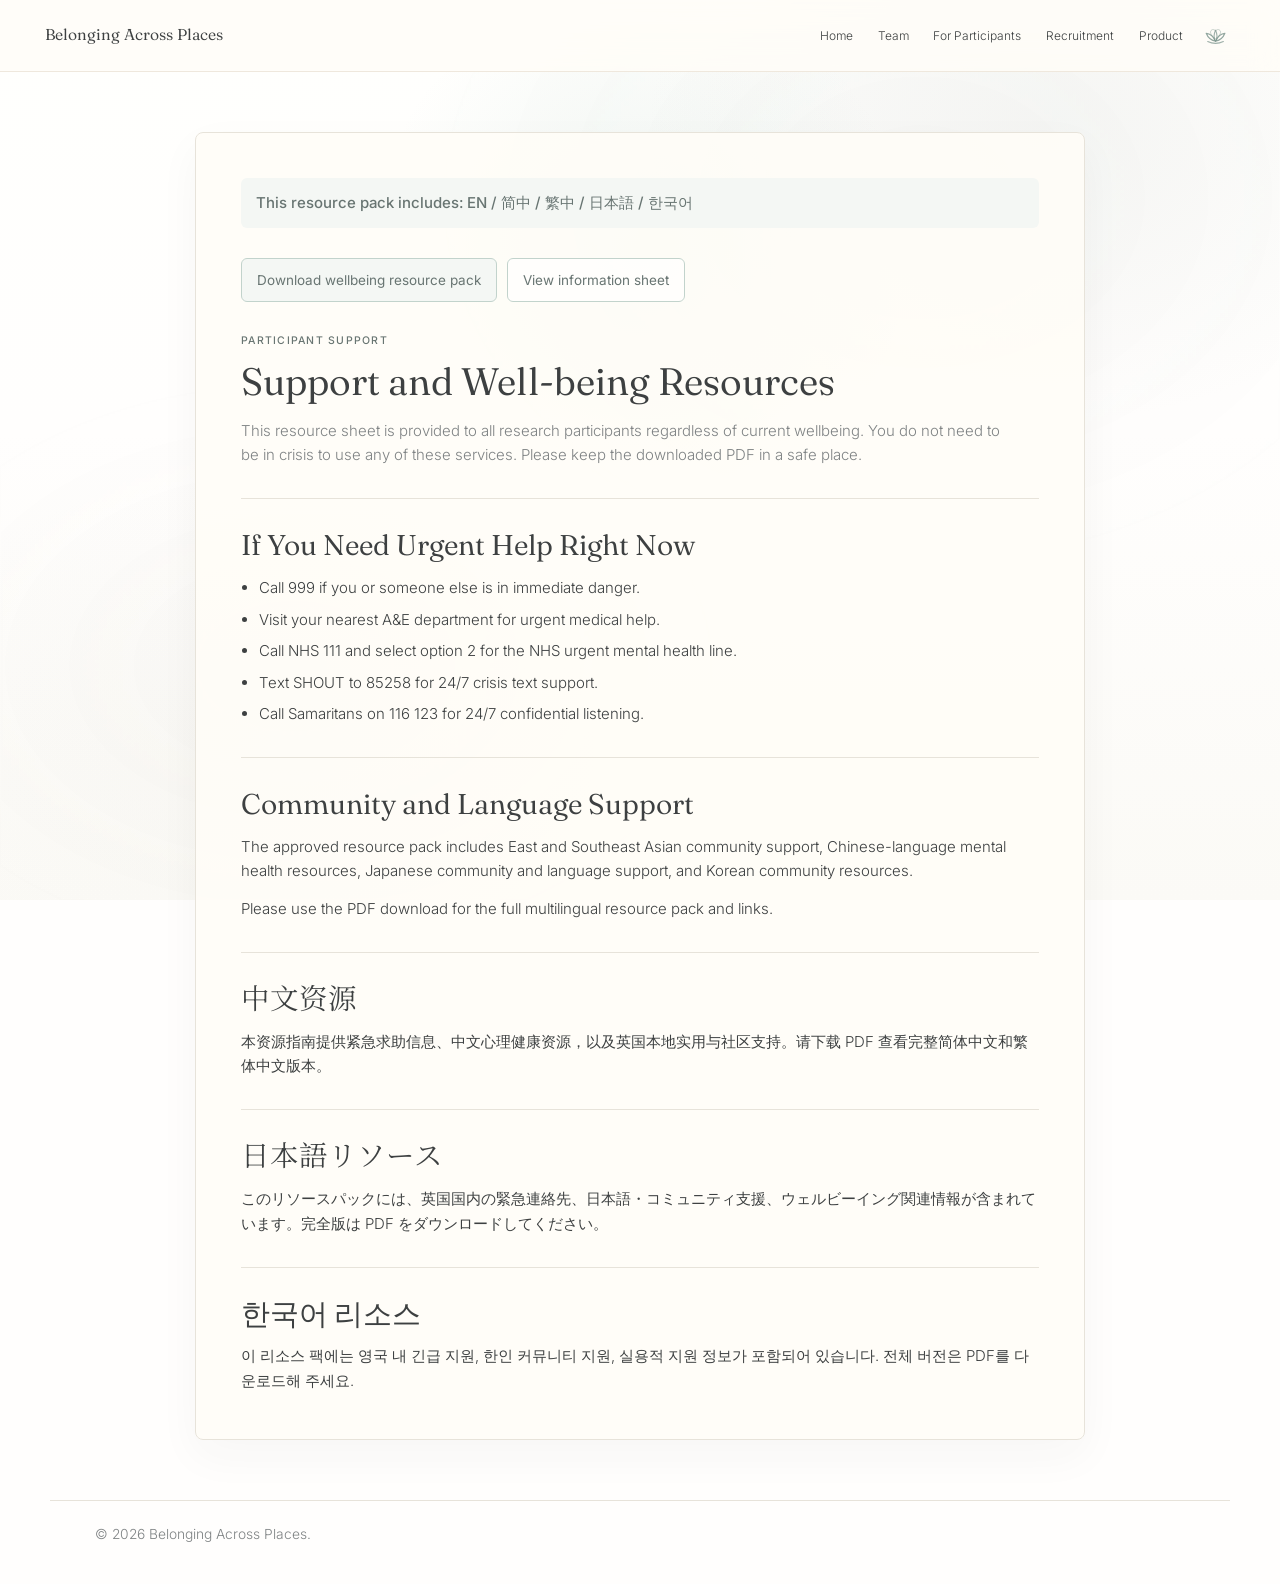
<file: wellbeing-resource.html>
<!doctype html>
<html lang="en">
<head>
  <meta charset="utf-8">
  <meta name="viewport" content="width=device-width, initial-scale=1">
  <title>Well-being Resource | Belonging Across Places</title>
  <meta name="description" content="Support and wellbeing resources for participants in the Belonging Across Places project.">
  <meta property="og:title" content="Well-being Resource | Belonging Across Places">
  <meta property="og:description" content="Downloadable support and wellbeing resource pack for research participants.">
  <meta property="og:type" content="website">
  <!-- REPLACE: Update og:url with your GitHub Pages URL. -->
  <meta property="og:url" content="https://YOUR-GITHUB-USERNAME.github.io/YOUR-REPOSITORY/wellbeing-resource.html">
  <!-- REPLACE: Update og:image with an absolute URL to your preferred preview image. -->
  <meta property="og:image" content="https://YOUR-GITHUB-USERNAME.github.io/YOUR-REPOSITORY/og-image.png">
  <link rel="preconnect" href="https://fonts.googleapis.com">
  <link rel="preconnect" href="https://fonts.gstatic.com" crossorigin>
  <link href="https://fonts.googleapis.com/css2?family=Fraunces:opsz,wght@9..144,300..600&family=Inter:wght@200;300;400;500;600&family=Noto+Serif+SC:wght@400;500;600&display=swap" rel="stylesheet">
  <link rel="stylesheet" href="style.css?v=20260724-7">
  <link rel="stylesheet" href="print.css" media="print">
</head>
<body data-page="wellbeing">
  <header class="site-header">
    <a class="site-mark" href="index.html" aria-label="Belonging Across Places home">Belonging Across Places</a>
    <button class="nav-toggle" type="button" aria-expanded="false" aria-controls="site-nav">
      <span class="nav-toggle__bar"></span>
      <span class="sr-only">Menu</span>
    </button>
    <nav class="site-nav" id="site-nav" aria-label="Main navigation">
      <a href="index.html" data-nav="home">Home</a>
      <a href="research-team.html" data-nav="team">Team</a>
      <a href="participant-info.html" data-nav="participants">For Participants</a>
      <a href="recruitment.html" data-nav="recruitment">Recruitment</a>
      <a href="blog.html" data-nav="blog">Blog</a>
      <a href="product.html" data-nav="product">Product</a>
      <a class="nav-care-link" href="wellbeing-resource.html" data-nav="wellbeing" aria-label="Wellbeing resources" title="Wellbeing resources">
        <svg class="nav-care-icon" viewBox="0 0 32 32" focusable="false" aria-hidden="true">
          <path class="care-petal care-petal--center" d="M16 25.4C13.7 21.8 13.8 18 16 13.4C18.2 18 18.3 21.8 16 25.4Z"></path>
          <path class="care-petal care-petal--left" d="M15.8 25.5C11.2 24.5 7.5 21.4 5.7 16.8C10.1 17.2 13.5 20.2 15.8 25.5Z"></path>
          <path class="care-petal care-petal--right" d="M16.2 25.5C20.8 24.5 24.5 21.4 26.3 16.8C21.9 17.2 18.5 20.2 16.2 25.5Z"></path>
          <path class="care-base" d="M7.4 25.9C10.1 27.2 13 27.9 16 27.9C19 27.9 21.9 27.2 24.6 25.9"></path>
          <path class="care-heart" d="M16 14.1C14.4 11.7 10.5 12.3 10.5 15.7C10.5 18.6 13.3 20.9 16 22.7C18.7 20.9 21.5 18.6 21.5 15.7C21.5 12.3 17.6 11.7 16 14.1Z"></path>
        </svg>
        <span class="nav-care-text">Well-being Resource</span>
      </a>
    </nav>
  </header>

  <main class="pis-page">
    <article class="pis-document" aria-labelledby="wellbeing-title">
      <header class="pis-header">
        <p class="language-note">This resource pack includes: EN / 简中 / 繁中 / 日本語 / 한국어</p>
        <div class="document-actions">
          <a class="button button--primary" href="assets/docs/wellbeing-resource-pack.pdf" download>Download wellbeing resource pack</a>
          <a class="button button--ghost" href="participant-info.html">View information sheet</a>
        </div>

        <p class="eyebrow">Participant Support</p>
        <h1 id="wellbeing-title">Support and Well-being Resources</h1>
        <p class="document-lede">This resource sheet is provided to all research participants regardless of current wellbeing. You do not need to be in crisis to use any of these services. Please keep the downloaded PDF in a safe place.</p>
      </header>

      <section class="pis-section" aria-labelledby="urgent-help">
        <h2 id="urgent-help">If You Need Urgent Help Right Now</h2>
        <ul>
          <li>Call 999 if you or someone else is in immediate danger.</li>
          <li>Visit your nearest A&E department for urgent medical help.</li>
          <li>Call NHS 111 and select option 2 for the NHS urgent mental health line.</li>
          <li>Text SHOUT to 85258 for 24/7 crisis text support.</li>
          <li>Call Samaritans on 116 123 for 24/7 confidential listening.</li>
        </ul>
      </section>

      <section class="pis-section" aria-labelledby="community-support">
        <h2 id="community-support">Community and Language Support</h2>
        <p>The approved resource pack includes East and Southeast Asian community support, Chinese-language mental health resources, Japanese community and language support, and Korean community resources.</p>
        <p>Please use the PDF download for the full multilingual resource pack and links.</p>
      </section>

      <section class="pis-section" lang="zh-Hans" aria-labelledby="wellbeing-chinese">
        <h2 id="wellbeing-chinese">中文资源</h2>
        <p>本资源指南提供紧急求助信息、中文心理健康资源，以及英国本地实用与社区支持。请下载 PDF 查看完整简体中文和繁体中文版本。</p>
      </section>

      <section class="pis-section" lang="ja" aria-labelledby="wellbeing-japanese">
        <h2 id="wellbeing-japanese">日本語リソース</h2>
        <p>このリソースパックには、英国国内の緊急連絡先、日本語・コミュニティ支援、ウェルビーイング関連情報が含まれています。完全版は PDF をダウンロードしてください。</p>
      </section>

      <section class="pis-section" lang="ko" aria-labelledby="wellbeing-korean">
        <h2 id="wellbeing-korean">한국어 리소스</h2>
        <p>이 리소스 팩에는 영국 내 긴급 지원, 한인 커뮤니티 지원, 실용적 지원 정보가 포함되어 있습니다. 전체 버전은 PDF를 다운로드해 주세요.</p>
      </section>
    </article>
  </main>

  <footer class="site-footer">
    <p>&copy; <span data-year></span> Belonging Across Places.</p>
  </footer>

  <script src="script.js?v=20260724-7"></script>
</body>
</html>
</file>
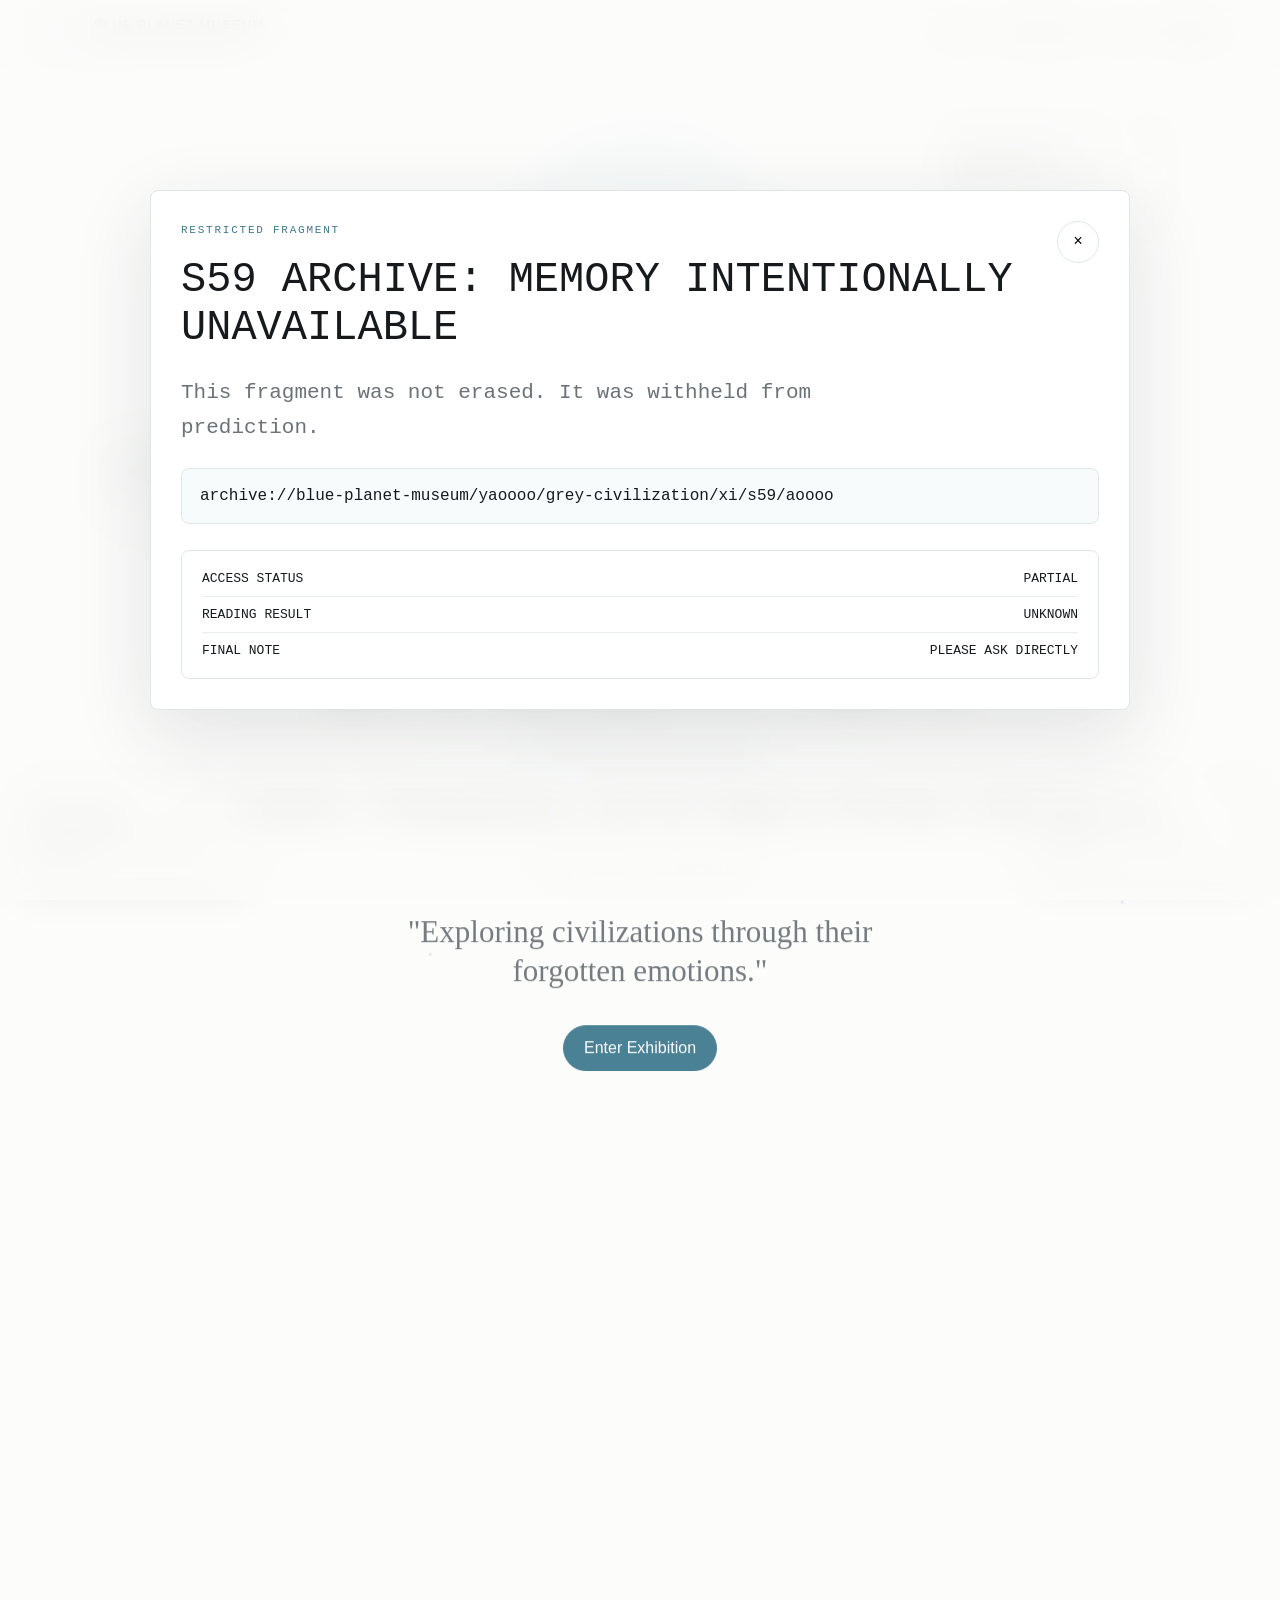
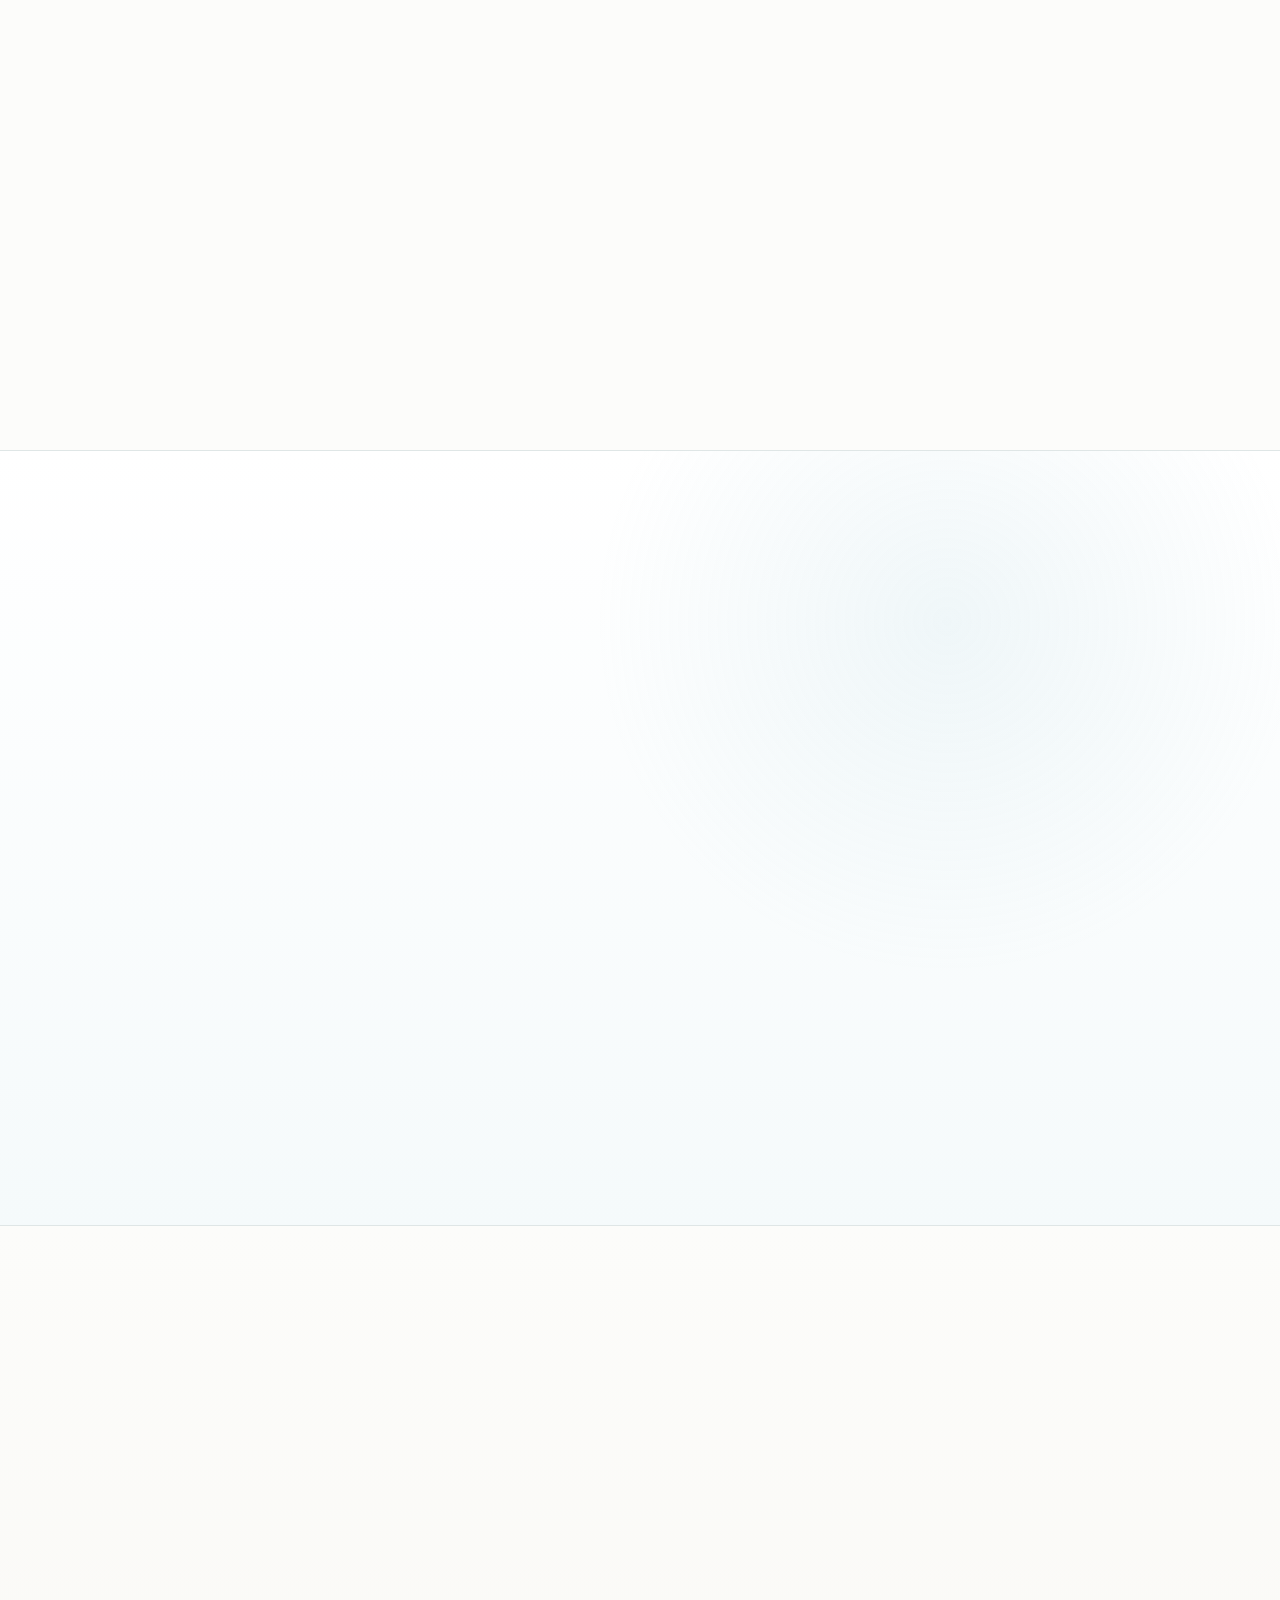
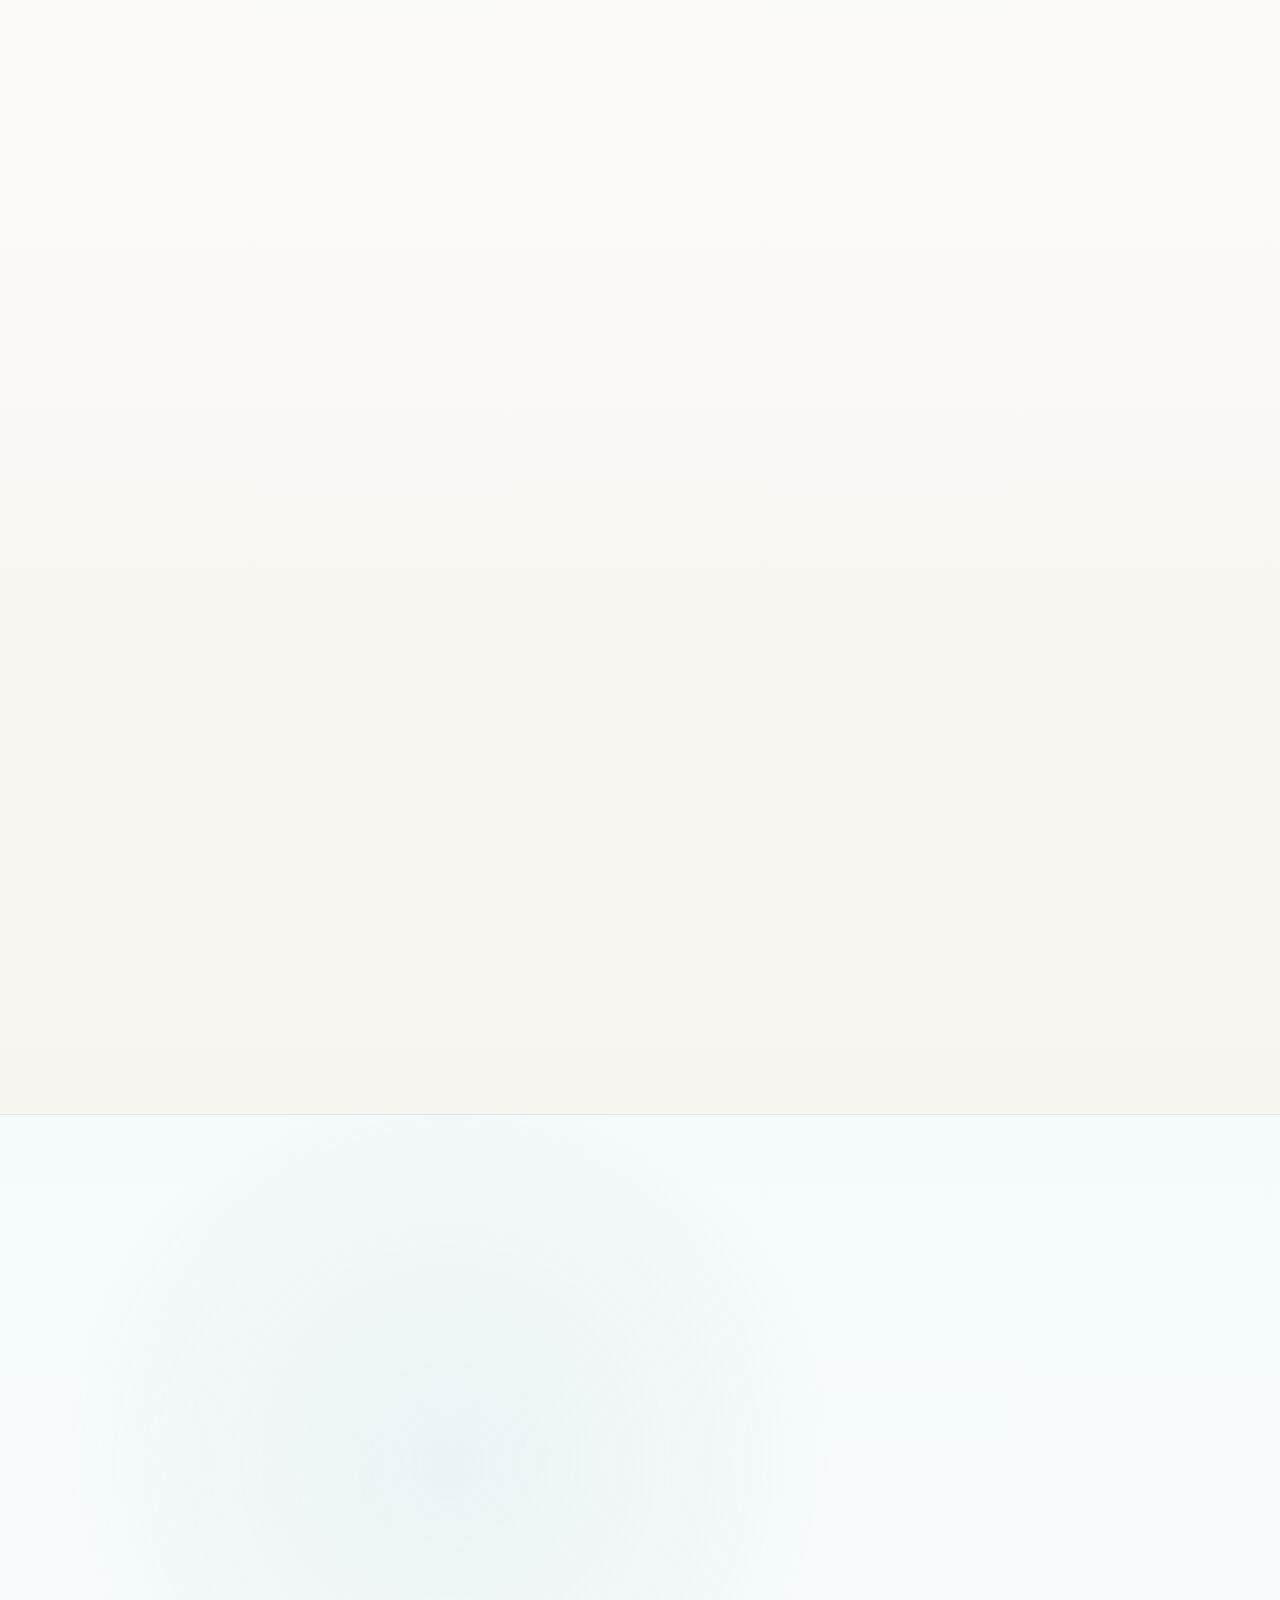
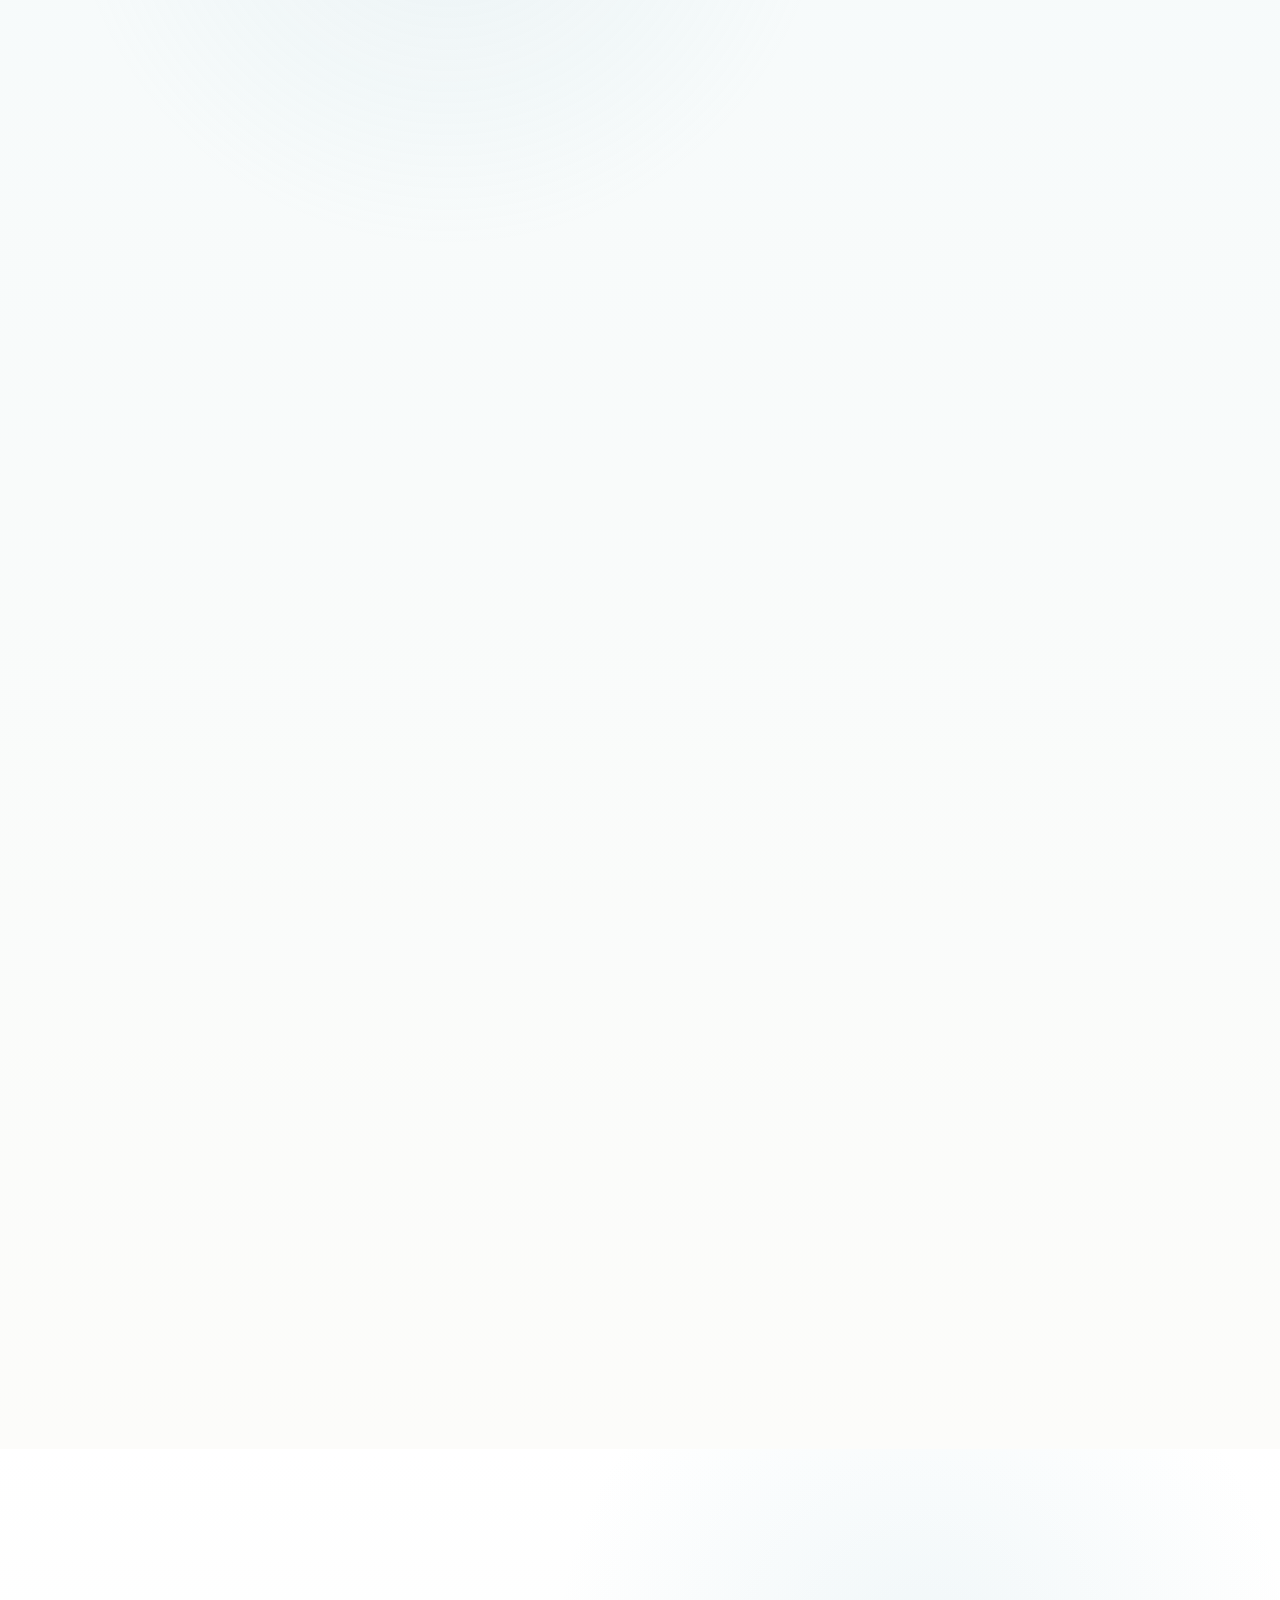
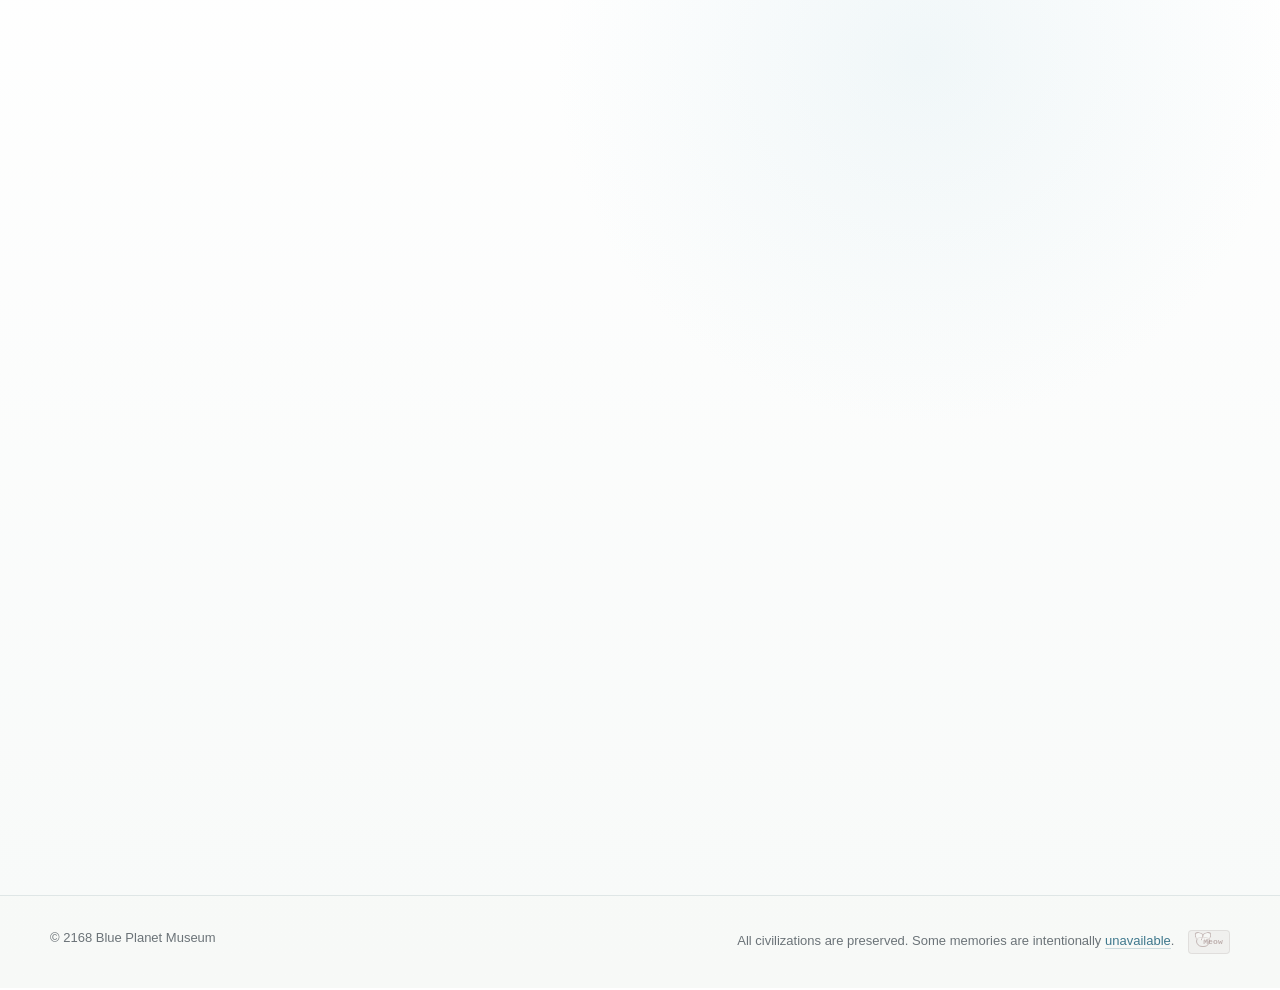
<file: archive/s59/yaoooo-xi-aoooo/yaoooo-grey-civilization-xi-s59-aoooo.html>
<!doctype html>
<html lang="en">
<head>
  <meta charset="utf-8">
  <meta name="viewport" content="width=device-width, initial-scale=1">
  <title>S59 Archive Route</title>
  <meta http-equiv="refresh" content="0; url=index.html#yaoooo-s59-xi-archive-aoooo">
</head>
<body>
  <p><a href="index.html#yaoooo-s59-xi-archive-aoooo">Enter S59 Archive</a></p>
</body>
</html>
</file>
<file: style.css>
:root {
  --bg: #fffefd;
  --paper: #ffffff;
  --ink: #3d4041;
  --muted: #7f8384;
  --line: #e7e3da;
  --accent: #c2d3cc;
  --accent-dark: #687572;
  --accent-soft: #f4f7f4;
  --accent-pale: #fbfbf7;
  --focus: #8f7b63;
  --shadow: 0 16px 44px rgba(42, 45, 46, 0.04);
  --mx: 50%;
  --my: 28%;
  --drift-x: 0px;
  --drift-y: 0px;
  --serif: "Fraunces", "Source Serif 4", Georgia, "Noto Serif SC", "Songti SC", serif;
  --sans: Inter, ui-sans-serif, system-ui, -apple-system, BlinkMacSystemFont, "Segoe UI", sans-serif;
}

* {
  box-sizing: border-box;
}

html {
  background: var(--bg);
  color: var(--ink);
  font-family: var(--sans);
  font-size: 15px;
  font-weight: 300;
  line-height: 1.65;
}

body {
  margin: 0;
  min-width: 320px;
  overflow-x: clip;
}

body::before {
  content: "";
  position: fixed;
  inset: 0;
  pointer-events: none;
  background:
    radial-gradient(circle at var(--mx) var(--my), rgba(169, 203, 192, 0.17), transparent 18rem),
    radial-gradient(ellipse at 82% 14%, rgba(188, 193, 189, 0.12), transparent 27rem),
    radial-gradient(ellipse at 18% 82%, rgba(218, 214, 204, 0.08), transparent 25rem),
    linear-gradient(180deg, #fffffd 0%, #fffefd 48%, #fbfaf6 100%);
  z-index: -1;
}

body::after {
  content: "";
  position: fixed;
  inset: 0;
  pointer-events: none;
  background:
    radial-gradient(ellipse at 72% 22%, rgba(106, 117, 114, 0.032), transparent 34rem),
    radial-gradient(ellipse at 23% 74%, rgba(151, 145, 132, 0.028), transparent 30rem);
  filter: blur(1.5px);
  z-index: -1;
}

a {
  color: var(--accent-dark);
  text-decoration-thickness: 0.08em;
  text-underline-offset: 0.18em;
}

a:hover {
  color: var(--accent);
}

a:focus-visible,
button:focus-visible,
input:focus-visible,
select:focus-visible,
textarea:focus-visible,
summary:focus-visible {
  outline: 3px solid var(--focus);
  outline-offset: 4px;
}

p,
ul,
ol,
dl {
  margin: 0;
}

ul,
ol {
  padding-left: 1.2rem;
}

h1,
h2,
h3,
h4 {
  color: var(--ink);
  font-family: var(--serif);
  font-weight: 360;
  letter-spacing: 0;
  line-height: 1.12;
  margin: 0;
}

h1 {
  font-size: clamp(2.15rem, 6.4vw, 4.8rem);
}

h2 {
  font-size: clamp(1.5rem, 3.6vw, 2.45rem);
}

h3 {
  font-size: 1.12rem;
}

h4 {
  font-size: 1rem;
}

.sr-only {
  border: 0;
  clip: rect(0 0 0 0);
  height: 1px;
  margin: -1px;
  overflow: hidden;
  padding: 0;
  position: absolute;
  width: 1px;
}

.site-header {
  align-items: center;
  background: rgba(255, 253, 248, 0.82);
  border-bottom: 1px solid rgba(236, 228, 216, 0.8);
  display: flex;
  gap: 1rem;
  justify-content: space-between;
  min-height: 72px;
  padding: 1rem clamp(1rem, 4vw, 3rem);
  position: sticky;
  top: 0;
  z-index: 10;
  backdrop-filter: blur(14px);
}

.site-mark {
  color: var(--ink);
  font-family: var(--serif);
  font-size: 1.05rem;
  font-weight: 360;
  line-height: 1.2;
  max-width: 260px;
  text-decoration: none;
}

.site-nav {
  align-items: center;
  display: flex;
  flex-wrap: wrap;
  gap: 0.2rem;
  justify-content: flex-end;
}

.site-nav a {
  border-radius: 999px;
  color: var(--ink);
  font-size: 0.8rem;
  font-weight: 300;
  padding: 0.42rem 0.72rem;
  text-decoration: none;
}

.site-nav a[data-nav="blog"] {
  display: none;
}

.site-nav a.nav-care-link {
  align-items: center;
  background: transparent;
  border: 0;
  color: #8aa39a;
  display: inline-flex;
  height: 2.58rem;
  justify-content: center;
  margin-top: -0.42rem;
  padding: 0;
  position: relative;
  width: 2.58rem;
}

.site-nav a[aria-current="page"] {
  background: rgba(238, 247, 244, 0.86);
  color: var(--accent-dark);
  font-weight: 500;
}

.site-nav a.nav-care-link[aria-current="page"] {
  background: transparent;
  color: #78918a;
}

.nav-care-icon {
  display: block;
  height: 1.94rem;
  overflow: visible;
  width: 1.94rem;
}

.care-heart,
.care-petal,
.care-base {
  fill: none;
  stroke: currentColor;
  stroke-linecap: round;
  stroke-linejoin: round;
  stroke-width: 1.2;
}

.care-heart {
  opacity: 0.5;
  stroke-width: 0.86;
}

.care-petal {
  opacity: 0.82;
}

.care-petal--center {
  opacity: 0.72;
}

.care-base {
  opacity: 0.72;
}

.nav-care-text {
  display: none;
}

.nav-care-link::after {
  background: radial-gradient(circle, rgba(194, 211, 204, 0.34) 0%, rgba(194, 211, 204, 0.16) 38%, transparent 68%);
  border-radius: 999px;
  content: "";
  inset: -0.55rem;
  opacity: 0;
  pointer-events: none;
  position: absolute;
  transform: scale(0.62);
}

.nav-toggle {
  align-items: center;
  background: transparent;
  border: 1px solid var(--line);
  border-radius: 6px;
  color: var(--ink);
  display: none;
  height: 42px;
  justify-content: center;
  padding: 0;
  width: 42px;
}

.nav-toggle__bar,
.nav-toggle__bar::before,
.nav-toggle__bar::after {
  background: currentColor;
  content: "";
  display: block;
  height: 2px;
  width: 20px;
}

.nav-toggle__bar::before {
  transform: translateY(-7px);
}

.nav-toggle__bar::after {
  transform: translateY(5px);
}

main {
  margin: 0 auto;
  max-width: 1180px;
  padding: 0 clamp(1rem, 4vw, 3rem);
}

.hero {
  align-items: end;
  display: grid;
  min-height: calc(100vh - 72px);
  overflow: visible;
  padding: clamp(3.25rem, 7.5vw, 6.5rem) 0 clamp(2.5rem, 5.5vw, 4rem);
  position: relative;
}

.hero__content {
  max-width: 900px;
  position: relative;
  transform: translateY(clamp(-3rem, -7vh, -1.6rem));
  z-index: 1;
}

.ambient-field {
  inset: 0;
  pointer-events: none;
  position: absolute;
}

.ambient-field::before {
  background:
    radial-gradient(ellipse at center, rgba(255, 255, 251, 0.96), transparent 52%),
    radial-gradient(ellipse at 70% 30%, rgba(165, 199, 188, 0.36), transparent 63%);
  border-radius: 999px;
  content: "";
  height: clamp(260px, 42vw, 520px);
  opacity: 0.96;
  position: absolute;
  right: min(4vw, 3rem);
  top: clamp(2rem, 9vw, 7rem);
  transform: translate3d(var(--drift-x), var(--drift-y), 0);
  width: clamp(300px, 46vw, 580px);
}

.ambient-field::after {
  background: linear-gradient(90deg, transparent, rgba(114, 132, 127, 0.16), transparent);
  content: "";
  height: 1px;
  left: 52%;
  opacity: 0.58;
  position: absolute;
  top: 62%;
  width: min(430px, 42vw);
}

.ripple {
  border: 1px solid rgba(111, 129, 124, 0.16);
  border-radius: 50%;
  border-style: solid;
  height: clamp(88px, 14vw, 170px);
  left: 65%;
  opacity: 0.58;
  position: absolute;
  top: 28%;
  transform: translate3d(var(--drift-x), var(--drift-y), 0) rotate(-3deg);
  width: clamp(170px, 28vw, 340px);
}

.ripple--one {
  border-color: rgba(209, 224, 218, 0.48);
  height: clamp(72px, 11vw, 130px);
  left: 68%;
  top: 31%;
  width: clamp(130px, 22vw, 250px);
}

.ripple--two {
  border-color: rgba(185, 207, 199, 0.44);
  height: clamp(110px, 16vw, 190px);
  left: 63%;
  top: 26%;
  width: clamp(185px, 30vw, 350px);
}

.ripple--three {
  border-color: rgba(128, 149, 143, 0.28);
  height: clamp(145px, 21vw, 250px);
  left: 59%;
  opacity: 0.4;
  top: 21%;
  width: clamp(240px, 38vw, 450px);
}

.ripple--four {
  border-color: rgba(90, 108, 104, 0.18);
  height: clamp(190px, 28vw, 330px);
  left: 54%;
  opacity: 0.36;
  top: 15%;
  width: clamp(310px, 48vw, 570px);
}

.tiny-boat {
  height: 46px;
  left: 56%;
  opacity: 0.46;
  position: absolute;
  stroke: rgba(74, 82, 81, 0.38);
  stroke-linecap: round;
  stroke-linejoin: round;
  stroke-width: 0.85;
  top: 55%;
  transform: translate3d(var(--drift-x), var(--drift-y), 0);
  width: 108px;
}

.boat-hull {
  fill: rgba(62, 70, 69, 0.11);
}

.boat-canopy {
  fill: rgba(62, 70, 69, 0.08);
}

.boat-roof,
.boat-ribs,
.boat-rim {
  fill: none;
}

.ambient-field span {
  background: #a7b9b2;
  border-radius: 999px;
  box-shadow: 0 0 10px rgba(167, 185, 178, 0.42), 0 0 2px rgba(255, 255, 255, 0.86);
  height: 3px;
  opacity: 0.34;
  position: absolute;
  width: 3px;
}

.ambient-field span:nth-of-type(1) {
  left: 47%;
  top: 15%;
}

.ambient-field span:nth-of-type(2) {
  background: #d8c98f;
  box-shadow: 0 0 12px rgba(216, 201, 143, 0.46), 0 0 2px rgba(255, 255, 255, 0.86);
  left: 61%;
  top: 23%;
}

.ambient-field span:nth-of-type(3) {
  left: 72%;
  top: 13%;
}

.ambient-field span:nth-of-type(4) {
  left: 91%;
  top: 31%;
}

.ambient-field span:nth-of-type(5) {
  left: 52%;
  top: 48%;
}

.ambient-field span:nth-of-type(6) {
  background: #d8c98f;
  box-shadow: 0 0 12px rgba(216, 201, 143, 0.42), 0 0 2px rgba(255, 255, 255, 0.86);
  left: 82%;
  top: 22%;
}

.ambient-field span:nth-of-type(7) {
  left: 94%;
  top: 54%;
}

.ambient-field span:nth-of-type(8) {
  left: 64%;
  top: 66%;
}

.ambient-field span:nth-of-type(9) {
  background: #d8c98f;
  box-shadow: 0 0 12px rgba(216, 201, 143, 0.44), 0 0 2px rgba(255, 255, 255, 0.86);
  left: 78%;
  top: 73%;
}

.ambient-field span:nth-of-type(10) {
  left: 38%;
  top: 31%;
}

.ambient-field span:nth-of-type(11) {
  height: 2px;
  left: 86%;
  top: 69%;
  width: 2px;
}

.ambient-field span:nth-of-type(12) {
  height: 2px;
  left: 44%;
  top: 67%;
  width: 2px;
}

.ambient-field span:nth-of-type(13) {
  background: #d8c98f;
  box-shadow: 0 0 12px rgba(216, 201, 143, 0.4), 0 0 2px rgba(255, 255, 255, 0.86);
  height: 4px;
  left: 73%;
  top: 44%;
  width: 4px;
}

.ambient-field span:nth-of-type(14) {
  height: 2px;
  left: 57%;
  top: 8%;
  width: 2px;
}

.eyebrow {
  color: var(--accent-dark);
  font-size: 0.7rem;
  font-weight: 500;
  letter-spacing: 0.12em;
  margin-bottom: 0.75rem;
  text-transform: uppercase;
}

.subtitle {
  color: var(--muted);
  font-size: clamp(0.92rem, 1.45vw, 1.12rem);
  font-weight: 300;
  margin-top: 0.8rem;
}

.intro {
  border-left: 1px solid var(--accent);
  display: grid;
  gap: 1rem;
  margin-top: 2rem;
  max-width: 790px;
  padding-left: 1.25rem;
}

.section {
  border-top: 1px solid var(--line);
  padding: clamp(3rem, 7vw, 5rem) 0;
}

.section__heading {
  margin-bottom: 2rem;
}

.work-group,
.past-work,
.info-panel,
.qr-panel,
.follow-panel,
.blog-card,
.feedback-form {
  background: rgba(255, 255, 255, 0.72);
  border: 1px solid var(--line);
  border-radius: 8px;
  box-shadow: var(--shadow);
}

.work-group,
.past-work {
  padding: clamp(1.25rem, 3vw, 2rem);
}

.work-group + .past-work {
  margin-top: 1.2rem;
}

.work-list {
  display: grid;
  gap: 1rem;
  list-style: none;
  margin-top: 1.25rem;
  padding: 0;
}

.work-item {
  border-left: 1px solid var(--accent);
  padding-left: 1rem;
}

.work-item p {
  color: var(--muted);
  margin-top: 0.45rem;
}

.past-work summary {
  color: var(--accent-dark);
  cursor: pointer;
  font-family: var(--serif);
  font-size: 1.08rem;
  font-weight: 360;
}

.contact-links {
  display: flex;
  flex-wrap: wrap;
  gap: 0.75rem;
  list-style: none;
  padding: 0;
}

.contact-links a,
.button {
  align-items: center;
  border: 1px solid var(--accent);
  border-radius: 6px;
  display: inline-flex;
  font-size: 0.9rem;
  font-weight: 400;
  min-height: 44px;
  padding: 0.65rem 1rem;
  text-decoration: none;
}

.contact-links a {
  background: var(--paper);
}

.button--primary {
  background: var(--accent-soft);
  color: var(--accent-dark);
}

.button--primary:hover {
  background: var(--accent);
  color: var(--ink);
}

.button--ghost {
  background: rgba(255, 255, 255, 0.56);
  color: var(--accent-dark);
}

.button--ghost:hover {
  background: var(--paper);
  color: var(--ink);
}

.site-footer {
  border-top: 1px solid var(--line);
  color: var(--muted);
  font-size: 0.92rem;
  margin: 0 auto;
  max-width: 1180px;
  padding: 1.5rem clamp(1rem, 4vw, 3rem) 2.5rem;
}

.document-actions {
  display: flex;
  flex-wrap: wrap;
  gap: 0.65rem;
  margin: 1rem 0 2rem;
}

.page-intro,
.coming-soon {
  padding: clamp(4rem, 9vw, 7rem) 0 clamp(2rem, 5vw, 4rem);
}

.page-intro p:not(.eyebrow),
.coming-soon p:not(.eyebrow) {
  color: var(--muted);
  font-size: 1.04rem;
  margin-top: 1rem;
  max-width: 700px;
}

.recruitment-layout {
  align-items: start;
  display: grid;
  gap: 1.25rem;
  grid-template-columns: minmax(0, 1.4fr) minmax(240px, 0.6fr);
}

.recruitment-spotlight {
  align-items: start;
  display: grid;
  gap: 1.25rem;
  grid-template-columns: minmax(0, 1.45fr) minmax(230px, 0.55fr);
}

.route-summary,
.survey-layout,
.interview-layout {
  align-items: start;
  display: grid;
  gap: 1.25rem;
}

.route-summary {
  grid-template-columns: repeat(3, minmax(0, 1fr));
  margin-top: 2rem;
}

.survey-layout {
  grid-template-columns: minmax(0, 1.4fr) minmax(260px, 0.6fr);
}

.interview-layout {
  grid-template-columns: 1fr;
}

.interview-cards {
  align-items: start;
  display: grid;
  gap: 1.25rem;
  grid-template-columns: repeat(2, minmax(0, 1fr));
}

.interview-cards .route-card {
  align-content: start;
}

.interview-cards .language-switcher {
  align-items: center;
  gap: 0.35rem;
  margin-bottom: 0.7rem;
}

.interview-cards .language-switcher button {
  flex: 0 0 auto;
  font-size: 0.76rem;
  line-height: 1;
  min-height: 30px;
  padding: 0.28rem 0.58rem;
}

.info-panel,
.qr-panel,
.follow-panel,
.feedback-form {
  padding: clamp(1.25rem, 3vw, 2rem);
}

.language-panel,
.route-card {
  background: rgba(255, 255, 255, 0.72);
  border: 1px solid var(--line);
  border-radius: 8px;
  box-shadow: var(--shadow);
  padding: clamp(1.25rem, 3vw, 2rem);
}

.follow-panel {
  align-items: end;
  display: grid;
  gap: 1.5rem;
  grid-template-columns: minmax(0, 1fr) minmax(280px, 0.62fr);
}

.follow-panel h2 {
  font-size: clamp(1.55rem, 3.5vw, 2.45rem);
}

.follow-panel p:not(.eyebrow) {
  color: var(--muted);
  margin-top: 0.85rem;
  max-width: 600px;
}

.follow-form {
  display: grid;
  gap: 0.7rem;
}

.checked-list {
  display: grid;
  gap: 0.75rem;
  list-style: square;
  margin: 1rem 0 1.4rem;
}

.button-row {
  display: flex;
  flex-wrap: wrap;
  gap: 0.7rem;
  margin-top: 1.35rem;
}

.language-switcher {
  display: flex;
  flex-wrap: wrap;
  gap: 0.45rem;
  margin-bottom: 1.25rem;
}

.language-switcher button {
  background: rgba(255, 255, 255, 0.64);
  border: 1px solid var(--line);
  border-radius: 999px;
  color: var(--muted);
  cursor: pointer;
  font: inherit;
  font-size: 0.82rem;
  min-height: 36px;
  padding: 0.35rem 0.75rem;
}

.language-switcher button[aria-pressed="true"] {
  background: var(--accent-soft);
  border-color: rgba(104, 117, 114, 0.28);
  color: var(--accent-dark);
}

.language-copy {
  display: grid;
  gap: 0.8rem;
}

.language-copy[hidden] {
  display: none;
}

.qr-placeholder {
  align-items: center;
  aspect-ratio: 1;
  background:
    linear-gradient(90deg, transparent 48%, rgba(66, 109, 103, 0.14) 48% 52%, transparent 52%),
    linear-gradient(0deg, transparent 48%, rgba(66, 109, 103, 0.14) 48% 52%, transparent 52%),
    var(--accent-soft);
  border: 2px dashed var(--accent);
  border-radius: 8px;
  color: var(--accent-dark);
  display: grid;
  font-family: var(--serif);
  font-size: 1.55rem;
  font-weight: 360;
  margin-top: 1rem;
  min-height: 220px;
  place-items: center;
}

.qr-panel p {
  color: var(--muted);
  margin-top: 0.75rem;
}

.survey-actions .button-row {
  display: grid;
}

.qr-image-link {
  background: var(--paper);
  border: 1px solid var(--line);
  border-radius: 8px;
  display: block;
  margin-top: 1rem;
  padding: 0.8rem;
}

.qr-image {
  aspect-ratio: 1;
  display: block;
  image-rendering: pixelated;
  width: 100%;
}

.study-routes {
  display: grid;
  gap: 1.25rem;
  grid-template-columns: repeat(3, minmax(0, 1fr));
}

.study-routes .section__heading {
  grid-column: 1 / -1;
}

.route-card {
  display: grid;
  gap: 0.75rem;
}

.route-card,
.route-card:hover {
  color: inherit;
  text-decoration: none;
}

.route-summary .route-card {
  transition: border-color 160ms ease, transform 160ms ease;
}

.route-summary .route-card:hover {
  border-color: rgba(104, 117, 114, 0.28);
}

.route-card p,
.language-panel p,
.language-panel li {
  color: var(--muted);
}

.route-meta {
  color: var(--accent-dark);
  font-size: 0.92rem;
}

.availability-section {
  display: grid;
  gap: 1.25rem;
  grid-template-columns: minmax(0, 0.8fr) minmax(280px, 1fr);
}

.availability-form .section__heading {
  margin-bottom: 0;
}

.availability-form {
  align-self: start;
  margin-left: 0;
  max-width: none;
  width: 100%;
}

.availability-fields {
  display: grid;
  gap: 0.95rem;
  grid-template-columns: repeat(2, minmax(0, 1fr));
}

.availability-main {
  align-items: start;
  display: grid;
  gap: 1.1rem;
  grid-template-columns: minmax(280px, 0.55fr) minmax(0, 1fr);
}

.availability-controls {
  display: grid;
  gap: 1rem;
}

.calendar-grid {
  display: grid;
  gap: 0.85rem;
}

.scheduler-picker {
  align-items: start;
  display: grid;
  gap: 1rem;
  grid-template-columns: 1fr;
}

.date-add-row {
  display: grid;
  gap: 0.55rem;
  grid-template-columns: minmax(0, 1fr) auto;
}

.date-add-row .button {
  justify-content: center;
  min-height: 42px;
  white-space: nowrap;
}

.selected-dates {
  display: flex;
  flex-wrap: wrap;
  gap: 0.45rem;
  min-height: 1.6rem;
}

.date-picker-tools {
  display: grid;
  gap: 0.25rem;
  margin-top: 0.4rem;
}

.date-picker-tools label {
  align-items: center;
  color: var(--muted);
  display: flex;
  font-size: 0.82rem;
  font-weight: 360;
  gap: 0.45rem;
}

.date-picker-tools input {
  accent-color: var(--accent);
}

.date-picker-tools small {
  color: var(--muted);
  font-size: 0.76rem;
}

.quick-date-grid {
  display: grid;
  gap: 0.4rem;
  grid-template-columns: repeat(5, minmax(0, 1fr));
  margin-top: 0.65rem;
}

.quick-date {
  background: rgba(255, 255, 255, 0.58);
  border: 1px solid rgba(104, 117, 114, 0.18);
  border-radius: 8px;
  color: var(--ink);
  cursor: pointer;
  display: grid;
  font: inherit;
  gap: 0.08rem;
  min-height: 46px;
  padding: 0.45rem 0.3rem;
  text-align: center;
  transition: background 160ms ease, border-color 160ms ease, transform 160ms ease;
}

.quick-date:hover {
  border-color: rgba(104, 117, 114, 0.34);
  transform: translateY(-1px);
}

.quick-date:focus-visible {
  outline: 2px solid var(--accent-dark);
  outline-offset: 2px;
}

.quick-date[aria-pressed="true"] {
  background: rgba(204, 223, 216, 0.42);
  border-color: rgba(104, 117, 114, 0.5);
}

.quick-date span {
  color: var(--ink);
  font-size: 0.78rem;
  font-weight: 420;
}

.quick-date small {
  color: var(--muted);
  font-size: 0.68rem;
}

.date-chip {
  background: rgba(255, 255, 255, 0.7);
  border: 1px solid var(--line);
  border-radius: 999px;
  color: var(--accent-dark);
  cursor: pointer;
  font: inherit;
  font-size: 0.78rem;
  min-height: 30px;
  padding: 0.25rem 0.65rem;
}

.slot-panel {
  background: rgba(255, 255, 255, 0.58);
  border: 1px solid var(--line);
  border-radius: 8px;
  padding: 0.85rem;
}

.slot-panel__header {
  align-items: start;
  display: grid;
  gap: 0.55rem;
  margin-bottom: 0.75rem;
}

.slot-panel__header span {
  color: var(--ink);
  font-weight: 420;
}

.slot-panel__header small {
  color: var(--muted);
  font-size: 0.78rem;
  text-align: left;
}

.slot-panel__header em {
  color: var(--accent-dark);
  display: block;
  font-size: 0.78rem;
  font-style: normal;
  font-weight: 360;
  margin-top: 0.15rem;
}

.slot-grid {
  display: grid;
  gap: 0.85rem;
  grid-template-columns: repeat(2, minmax(0, 1fr));
}

.slot-day {
  display: grid;
  gap: 0.5rem;
}

.slot-day + .slot-day {
  border-top: 1px solid var(--line);
  padding-top: 0.85rem;
}

.slot-day h4 {
  color: var(--accent-dark);
  font-family: var(--sans);
  font-size: 0.86rem;
  font-weight: 420;
  margin: 0;
}

.slot-empty,
.availability-note {
  color: var(--muted);
  font-size: 0.82rem;
}

.availability-note {
  margin-top: -0.2rem;
}

.slot-option {
  border: 1px solid var(--line);
  border-radius: 8px;
  cursor: pointer;
  display: grid;
  gap: 0.15rem;
  min-height: 54px;
  padding: 0.65rem 2.1rem 0.65rem 0.75rem;
  position: relative;
  transition: background 160ms ease, border-color 160ms ease, transform 160ms ease;
}

.slot-option::before {
  border: 1px solid rgba(104, 117, 114, 0.38);
  border-radius: 4px;
  content: "";
  height: 14px;
  position: absolute;
  right: 0.7rem;
  top: 0.7rem;
  width: 14px;
}

.slot-option:hover {
  border-color: rgba(104, 117, 114, 0.34);
  transform: translateY(-1px);
}

.slot-option:focus-within {
  border-color: var(--accent-dark);
  box-shadow: 0 0 0 3px rgba(131, 170, 155, 0.22);
}

.slot-option input {
  opacity: 0;
  pointer-events: none;
  position: absolute;
}

.slot-option span {
  color: var(--ink);
  font-size: 0.98rem;
  font-weight: 420;
}

.slot-option small {
  color: var(--muted);
  font-size: 0.76rem;
}

.slot-option:has(input:checked) {
  background: rgba(204, 223, 216, 0.42);
  border-color: rgba(104, 117, 114, 0.52);
}

.slot-option:has(input:checked)::before {
  background: var(--accent-dark);
  box-shadow: inset 0 0 0 3px rgba(255, 255, 255, 0.86);
}

.availability-form {
  overflow: hidden;
  position: relative;
}

.heart-confirmation {
  bottom: 1.6rem;
  display: block;
  height: 18px;
  opacity: 0;
  pointer-events: none;
  position: absolute;
  right: 1.6rem;
  transform: rotate(-45deg) scale(0.6);
  width: 18px;
}

.heart-confirmation::before,
.heart-confirmation::after,
.heart-confirmation {
  background: rgba(153, 191, 177, 0.72);
}

.heart-confirmation::before,
.heart-confirmation::after {
  border-radius: 50%;
  content: "";
  height: 18px;
  position: absolute;
  width: 18px;
}

.heart-confirmation::before {
  left: 0;
  top: -9px;
}

.heart-confirmation::after {
  left: 9px;
  top: 0;
}

.availability-form.is-sent .heart-confirmation {
  animation: heart-float 1100ms ease both;
}

@keyframes heart-float {
  0% {
    opacity: 0;
    transform: translateY(8px) rotate(-45deg) scale(0.5);
  }
  25% {
    opacity: 0.92;
    transform: translateY(0) rotate(-45deg) scale(1);
  }
  100% {
    opacity: 0;
    transform: translateY(-24px) rotate(-45deg) scale(0.82);
  }
}

.availability-section .section__heading {
  margin-bottom: 0;
}

.availability-options {
  border: 1px solid var(--line);
  border-radius: 8px;
  display: grid;
  gap: 0.65rem;
  margin: 0;
  padding: 1rem;
}

.availability-options legend {
  color: var(--ink);
  font-weight: 400;
  padding: 0 0.35rem;
}

.availability-options label {
  align-items: center;
  color: var(--muted);
  display: flex;
  gap: 0.55rem;
  font-weight: 300;
}

.availability-options input {
  accent-color: var(--accent-dark);
  width: auto;
}

.multilingual-recruitment {
  display: grid;
  gap: 1.25rem;
}

.language-panel {
  display: grid;
  gap: 0.8rem;
}

.language-panel h4 {
  margin-top: 0.4rem;
}

.language-panel ul {
  display: grid;
  gap: 0.45rem;
}

.back-to-top,
.recruitment-version {
  color: var(--accent-dark);
  font-size: 0.9rem;
}

.recruitment-version {
  border-top: 1px solid var(--line);
  padding-top: 1.25rem;
}

.coming-soon {
  min-height: 48vh;
}

.product-note {
  color: var(--accent-dark);
}

.form-section {
  max-width: 780px;
}

.feedback-form {
  display: grid;
  gap: 1rem;
}

.form-row {
  display: grid;
  gap: 0.35rem;
}

label {
  font-weight: 500;
}

label span {
  color: var(--muted);
  font-weight: 500;
}

input,
select,
textarea {
  background: rgba(255, 255, 255, 0.82);
  border: 1px solid var(--line);
  border-radius: 6px;
  color: var(--ink);
  font: inherit;
  padding: 0.7rem 0.8rem;
  width: 100%;
}

textarea {
  resize: vertical;
}

.form-status {
  color: var(--accent-dark);
  font-weight: 500;
  min-height: 1.5rem;
}

.pis-page {
  max-width: 980px;
}

.pis-document {
  background: rgba(255, 253, 247, 0.86);
  border: 1px solid var(--line);
  border-radius: 8px;
  box-shadow: var(--shadow);
  margin: clamp(2rem, 5vw, 4rem) 0;
  padding: clamp(1.25rem, 4vw, 3rem);
}

.pis-header {
  border-bottom: 1px solid var(--line);
  padding-bottom: 2rem;
}

.pis-language-picker {
  align-items: center;
  display: flex;
  flex-wrap: wrap;
  gap: 0.8rem 1rem;
  justify-content: space-between;
  margin-bottom: 1.25rem;
}

.pis-language-picker > span {
  color: var(--muted);
  font-size: 0.85rem;
}

.pis-language-picker .language-switcher {
  display: flex;
  flex-wrap: wrap;
  gap: 0.35rem;
}

.pis-language-picker button {
  background: transparent;
  border: 1px solid var(--line);
  border-radius: 999px;
  color: var(--muted);
  cursor: pointer;
  font: inherit;
  font-size: 0.78rem;
  min-height: 2rem;
  padding: 0.25rem 0.6rem;
}

.pis-language-picker button[aria-pressed="true"] {
  background: var(--accent-soft);
  border-color: var(--accent);
  color: var(--ink);
}

.pis-language-panel {
  padding-top: 2rem;
}

.pis-header h1 {
  font-size: clamp(1.55rem, 3.2vw, 2.55rem);
  max-width: 780px;
}

.document-lede {
  color: var(--muted);
  margin-top: 1rem;
  max-width: 760px;
}

.language-note {
  background: var(--accent-soft);
  border-radius: 6px;
  color: var(--accent-dark);
  font-weight: 500;
  margin-bottom: 2rem;
  padding: 0.85rem 1rem;
}

.pis-meta {
  display: grid;
  gap: 0.8rem;
  margin-top: 1.8rem;
}

.pis-meta div {
  border-top: 1px solid var(--line);
  display: grid;
  gap: 0.25rem;
  grid-template-columns: minmax(160px, 0.32fr) 1fr;
  padding-top: 0.8rem;
}

.pis-meta dt {
  color: var(--muted);
  font-weight: 500;
}

.pis-section {
  border-bottom: 1px solid var(--line);
  padding: 2rem 0;
  scroll-margin-top: 96px;
}

.pis-section:last-child {
  border-bottom: 0;
  padding-bottom: 0;
}

.pis-section h2 {
  font-size: clamp(1.35rem, 2.4vw, 1.9rem);
  margin-bottom: 1rem;
}

.pis-section h3 {
  font-family: var(--sans);
  font-size: 1rem;
  font-weight: 500;
  margin: 1.2rem 0 0.4rem;
}

.blog-list {
  display: grid;
  gap: 1rem;
}

.blog-card {
  padding: clamp(1.25rem, 3vw, 2rem);
}

.blog-card time {
  color: var(--muted);
  display: block;
  font-size: 0.88rem;
  margin-bottom: 0.55rem;
}

.blog-card h3 {
  font-size: clamp(1.15rem, 2.4vw, 1.65rem);
}

.blog-card h3 a {
  color: var(--ink);
  text-decoration: none;
}

.blog-card h3 a:hover {
  color: var(--accent-dark);
}

.blog-card p {
  color: var(--muted);
  margin-top: 0.7rem;
  max-width: 720px;
}

.team-grid {
  display: grid;
  gap: 1rem;
  grid-template-columns: repeat(2, minmax(0, 1fr));
}

.team-grid .section__heading {
  grid-column: 1 / -1;
}

.team-card {
  background: rgba(255, 255, 255, 0.72);
  border: 1px solid var(--line);
  border-radius: 8px;
  box-shadow: var(--shadow);
  display: grid;
  gap: 0.75rem;
  padding: clamp(1.25rem, 3vw, 2rem);
}

.team-card--lead {
  grid-column: 1 / -1;
}

.team-card p {
  color: var(--muted);
}

.pis-section p + p,
.pis-section p + ul,
.pis-section ul + p {
  margin-top: 0.85rem;
}

.pis-section li + li {
  margin-top: 0.45rem;
}

.pis-language-section {
  padding-top: 3rem;
}

.pis-extracted-text {
  display: grid;
  gap: 0.58rem;
  margin-top: 1rem;
}

.pis-extracted-text h3 {
  color: var(--ink);
  font-family: var(--sans);
  font-size: 1rem;
  font-weight: 500;
  margin-top: 1.15rem;
}

.pis-extracted-text p {
  color: var(--ink);
}

.pis-extracted-text .pis-meta-line {
  color: var(--muted);
  font-size: 0.95rem;
}

.pis-extracted-text .pis-bullet-line {
  padding-left: 1.1rem;
  text-indent: -1.1rem;
}

@media (max-width: 760px) {
  .site-header {
    align-items: start;
    min-height: 64px;
  }

  .site-mark {
    max-width: 220px;
  }

  .nav-toggle {
    display: inline-flex;
  }

  .site-nav {
    background: var(--paper);
    border: 1px solid var(--line);
    border-radius: 8px;
    box-shadow: var(--shadow);
    display: none;
    left: 1rem;
    padding: 0.5rem;
    position: absolute;
    right: 1rem;
    top: calc(100% - 0.25rem);
  }

  .site-nav.is-open {
    display: grid;
    gap: 0.05rem;
  }

  .site-nav a {
    border-radius: 6px;
    display: block;
    padding: 0.7rem 0.8rem;
    width: 100%;
  }

  .site-nav a.nav-care-link {
    border-radius: 6px;
    height: auto;
    justify-content: start;
    margin-top: 0;
    min-height: 0;
    padding: 0.7rem 0.8rem;
    width: 100%;
  }

  .nav-care-icon {
    display: none;
  }

  .nav-care-text {
    display: inline;
  }

  .hero {
    min-height: auto;
  }

  .hero__content {
    transform: none;
  }

  .recruitment-layout,
  .recruitment-spotlight,
  .route-summary,
  .survey-layout,
  .interview-cards,
  .interview-layout,
  .study-routes,
  .availability-fields,
  .availability-main,
  .availability-section,
  .scheduler-picker {
    grid-template-columns: 1fr;
  }

  .slot-grid {
    grid-template-columns: 1fr;
  }

  .quick-date-grid {
    grid-template-columns: repeat(3, minmax(0, 1fr));
  }

  .date-add-row {
    grid-template-columns: 1fr;
  }

  .slot-panel__header {
    align-items: start;
    display: grid;
  }

  .slot-panel__header small {
    text-align: left;
  }

  .follow-panel {
    grid-template-columns: 1fr;
  }

  .pis-meta div {
    grid-template-columns: 1fr;
  }

  .team-grid {
    grid-template-columns: 1fr;
  }
}

@media (prefers-reduced-motion: no-preference) {
  a,
  button,
  input,
  textarea {
    transition: background-color 160ms ease, border-color 160ms ease, color 160ms ease, transform 160ms ease;
  }

  .button:hover,
  .contact-links a:hover,
  .blog-card:hover,
  .nav-care-link:hover {
    transform: translateY(-1px);
  }

  .nav-care-link:hover,
  .nav-care-link.is-blooming {
    color: #83aa9b;
  }

  .nav-care-link.is-blooming .nav-care-icon {
    animation: care-pulse 520ms ease-out;
  }

  .nav-care-link.is-blooming::after {
    animation: care-bloom 520ms ease-out;
  }

  .ambient-field::before {
    animation: ambient-breathe 10s ease-in-out infinite;
  }

  .ripple {
    animation: ripple-breathe 8s ease-in-out infinite;
  }

  .ripple--two {
    animation-delay: 800ms;
    animation-duration: 9s;
  }

  .ripple--three {
    animation-delay: 1600ms;
    animation-duration: 10s;
  }

  .ripple--four {
    animation-delay: 2400ms;
    animation-duration: 11s;
  }

  .tiny-boat {
    animation: boat-drift 24s ease-in-out infinite;
  }

  .ambient-field span {
    animation: shimmer 3.2s ease-in-out infinite;
  }

  .ambient-field span:nth-of-type(2) {
    animation-delay: 400ms;
  }

  .ambient-field span:nth-of-type(3) {
    animation-delay: 900ms;
  }

  .ambient-field span:nth-of-type(4) {
    animation-delay: 1400ms;
  }

  .ambient-field span:nth-of-type(5) {
    animation-delay: 1900ms;
  }

  .ambient-field span:nth-of-type(6) {
    animation-delay: 600ms;
  }

  .ambient-field span:nth-of-type(7) {
    animation-delay: 2200ms;
  }

  .ambient-field span:nth-of-type(8) {
    animation-delay: 1200ms;
  }

  .ambient-field span:nth-of-type(9) {
    animation-delay: 2600ms;
  }

  .ambient-field span:nth-of-type(10) {
    animation-delay: 1700ms;
  }

  .ambient-field span:nth-of-type(11) {
    animation-delay: 300ms;
  }

  .ambient-field span:nth-of-type(12) {
    animation-delay: 2100ms;
  }

  .ambient-field span:nth-of-type(13) {
    animation-delay: 800ms;
  }

  .ambient-field span:nth-of-type(14) {
    animation-delay: 2800ms;
  }
}

@keyframes ambient-breathe {
  0%,
  100% {
    opacity: 0.58;
    transform: translate3d(var(--drift-x), var(--drift-y), 0) scale(0.98);
  }

  50% {
    opacity: 0.82;
    transform: translate3d(var(--drift-x), var(--drift-y), 0) scale(1.04);
  }
}

@keyframes ripple-breathe {
  0%,
  100% {
    opacity: 0.24;
    transform: translate3d(var(--drift-x), var(--drift-y), 0) rotate(-3deg) scale(0.96);
  }

  50% {
    opacity: 0.58;
    transform: translate3d(var(--drift-x), var(--drift-y), 0) rotate(-3deg) scale(1.05);
  }
}

@keyframes care-pulse {
  0%,
  100% {
    transform: scale(1);
  }

  45% {
    transform: scale(1.16);
  }
}

@keyframes care-bloom {
  0% {
    opacity: 0.42;
    transform: scale(0.58);
  }

  58% {
    opacity: 0.22;
    transform: scale(1.18);
  }

  100% {
    opacity: 0;
    transform: scale(1.62);
  }
}

@keyframes boat-drift {
  0% {
    opacity: 0;
    transform: translate3d(calc(var(--drift-x) - 70px), var(--drift-y), 0);
  }

  12%,
  82% {
    opacity: 0.46;
  }

  100% {
    opacity: 0;
    transform: translate3d(calc(var(--drift-x) + 180px), calc(var(--drift-y) - 6px), 0);
  }
}

@keyframes shimmer {
  0%,
  100% {
    opacity: 0.2;
    transform: scale(1);
  }

  50% {
    opacity: 0.9;
    transform: scale(2.4);
  }
}
</file>
<file: print.css>
@page {
  margin: 18mm;
}

* {
  box-shadow: none !important;
  text-shadow: none !important;
}

html,
body {
  background: #ffffff !important;
  color: #000000 !important;
  font-size: 11pt;
}

body::before,
.site-header,
.site-footer,
.nav-toggle,
.document-actions,
.pis-language-picker {
  display: none !important;
}

main,
.pis-page {
  max-width: none;
  padding: 0;
}

.pis-document {
  background: #ffffff !important;
  border: 0;
  margin: 0;
  padding: 0;
}

a {
  color: #000000 !important;
  text-decoration: underline;
}

.language-note {
  border: 1px solid #777777;
  background: #ffffff !important;
  color: #000000 !important;
}

.eyebrow {
  color: #000000 !important;
}

h1 {
  font-size: 24pt;
}

h2 {
  font-size: 16pt;
  page-break-after: avoid;
}

h3 {
  page-break-after: avoid;
}

p,
li,
dd,
dt {
  orphans: 3;
  widows: 3;
}

.pis-section {
  border-color: #bbbbbb;
  page-break-inside: avoid;
}

.pis-meta div {
  border-color: #bbbbbb;
}
</file>
